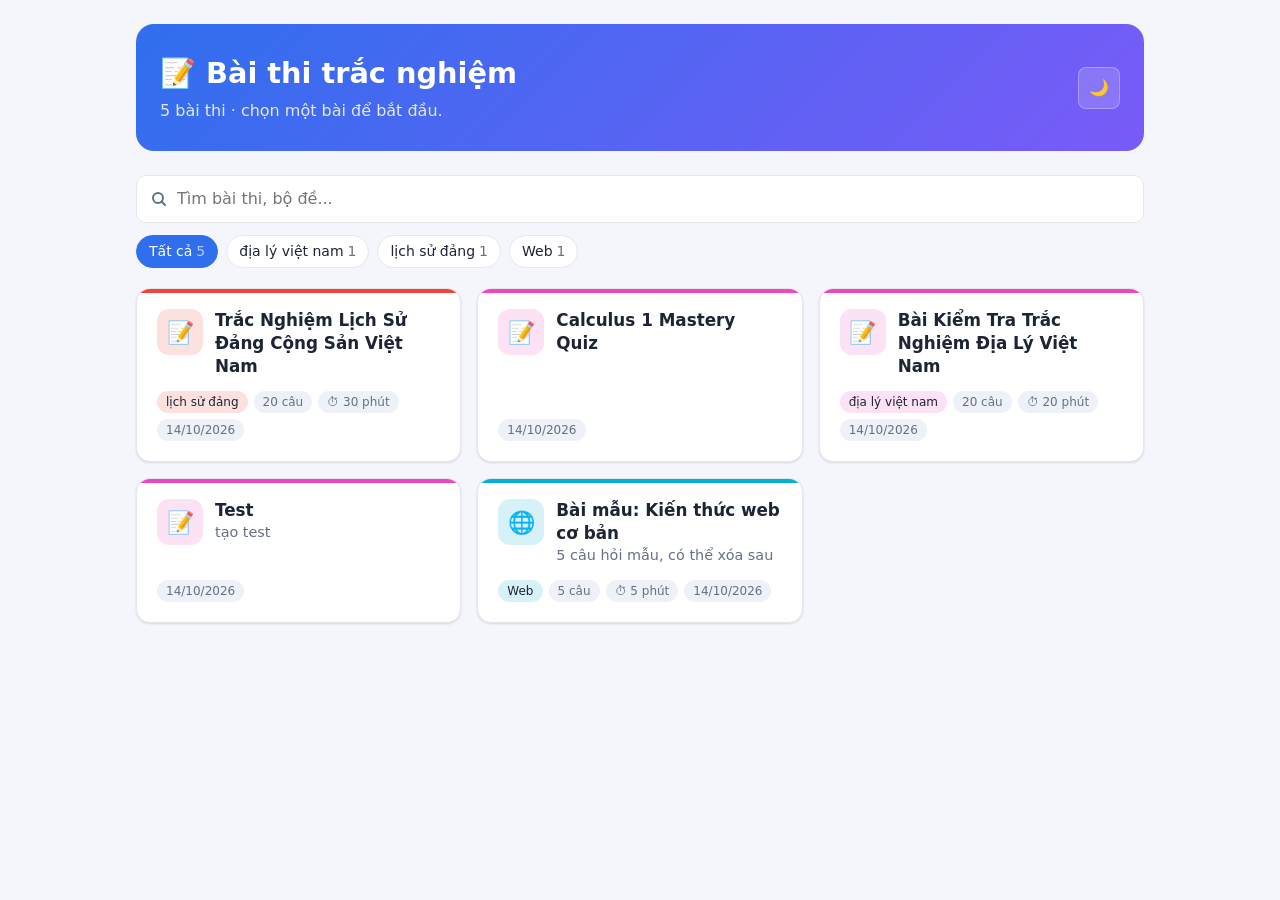
<file: index.html>
<!doctype html>
<html lang="vi">
<head>
  <meta charset="utf-8">
  <meta name="viewport" content="width=device-width, initial-scale=1">
  <title>Bài thi trắc nghiệm</title>
  <meta name="description" content="Kho bài thi trắc nghiệm trực tuyến — chọn bài và làm ngay, không cần đăng nhập.">
  <meta property="og:type" content="website">
  <meta property="og:title" content="📝 Bài thi trắc nghiệm">
  <meta property="og:description" content="Kho bài thi trắc nghiệm trực tuyến — chọn bài và làm ngay, không cần đăng nhập.">
  <meta property="og:image" content="https://vuong7720.github.io/quiz-site/og.png">
  <meta name="twitter:card" content="summary_large_image">
  <link rel="icon" href="favicon.svg" type="image/svg+xml">
  <link rel="manifest" href="manifest.webmanifest">
  <meta name="theme-color" content="#2f6fed">
  <link rel="apple-touch-icon" href="icons/apple-touch-icon.png">
  <link rel="stylesheet" href="style.css">
  <script src="theme.js"></script>
  <script src="common.js"></script>
  <script src="history.js"></script>
</head>
<body>
  <div class="container">
    <section class="hero">
      <div>
        <h1>📝 Bài thi trắc nghiệm</h1>
        <p id="summary">Chọn một bài thi để bắt đầu.</p>
      </div>
      <div class="actions">
        <button class="btn ghost icon" data-theme-toggle></button>
        <button class="btn ghost" id="installBtn" hidden>📲 Cài ứng dụng</button>
        <a class="btn ghost" id="resultsBtn" href="results.html" hidden>📈 Kết quả của tôi</a>
        <a class="btn white" id="createBtn" href="create.html" hidden>+ Tạo bài thi</a>
      </div>
    </section>

    <div class="toolbar">
      <input id="search" class="search" type="search" placeholder="Tìm bài thi, bộ đề...">
      <div id="chips" class="chips"></div>
    </div>

    <div id="list" class="grid"></div>
    <div id="empty" class="empty" hidden></div>
  </div>

  <script>
    const { escapeHtml, accent, slugify } = QuizUtil;
    const listEl = document.getElementById('list');
    const emptyEl = document.getElementById('empty');
    const searchEl = document.getElementById('search');
    const chipsEl = document.getElementById('chips');
    let exams = [];
    let activeTopic = '';

    // Nút "Tạo bài thi" chỉ hiện trên máy đã lưu token (máy của chủ trang)
    try {
      if (localStorage.getItem('quiz.owner') || localStorage.getItem('quiz.token') || sessionStorage.getItem('quiz.token')) {
        document.getElementById('createBtn').hidden = false;
      }
    } catch {}

    const dateOf = e => e.createdAt ? new Date(e.createdAt).toLocaleDateString('vi-VN') : '';
    const fmtScore = x => Number(x).toLocaleString('vi-VN', { maximumFractionDigits: 1 });

    // Điểm cao nhất của người xem (lưu trên máy họ)
    const history = Object.fromEntries(QuizHistory.all().map(h => [h.slug, h]));
    if (Object.keys(history).length) document.getElementById('resultsBtn').hidden = false;
    function scoreBadge(e) {
      const h = history[e.slug];
      if (!h || h.best === null) return '';
      return `<span class="badge ${h.best >= 5 ? 'score-ok' : 'score-bad'}" title="Điểm cao nhất của bạn · ${h.count} lượt">${h.best >= 5 ? '✅' : '📈'} ${fmtScore(h.best)}đ</span>`;
    }

    function renderChips() {
      const counts = {};
      exams.forEach(e => { if (e.topic) counts[e.topic] = (counts[e.topic] || 0) + 1; });
      const topics = Object.keys(counts).sort((a, b) => a.localeCompare(b, 'vi'));
      chipsEl.hidden = topics.length === 0;
      chipsEl.innerHTML = [['', 'Tất cả', exams.length], ...topics.map(t => [t, t, counts[t]])]
        .map(([value, label, n]) => `<button class="chip${value === activeTopic ? ' active' : ''}" data-topic="${escapeHtml(value)}">${escapeHtml(label)}<span class="count">${n}</span></button>`)
        .join('');
    }

    function examCard(e) {
      const badges = [
        scoreBadge(e),
        e.topic && `<span class="badge topic">${escapeHtml(e.topic)}</span>`,
        e.questions && `<span class="badge">${escapeHtml(e.questions)} câu</span>`,
        e.minutes && `<span class="badge">⏱ ${escapeHtml(e.minutes)} phút</span>`,
        e.locked && `<span class="badge">🔒 Có mật khẩu</span>`,
        e.createdAt && `<span class="badge">${dateOf(e)}</span>`,
      ].filter(Boolean).join('');
      return `
        <a class="card exam-card" style="--accent:${accent(e.slug)}" href="play.html?e=${encodeURIComponent(e.slug)}">
          <div class="exam-head">
            <div class="exam-icon">${escapeHtml(e.icon || '📝')}</div>
            <div>
              <h3>${escapeHtml(e.title)}</h3>
              ${e.description ? `<p>${escapeHtml(e.description)}</p>` : ''}
            </div>
          </div>
          <div class="badges">${badges}</div>
        </a>`;
    }

    function seriesCard(name, items) {
      const sorted = [...items].sort(QuizUtil.compareInSeries);
      const topics = [...new Set(items.map(e => e.topic).filter(Boolean))];
      const latest = items.reduce((a, b) => ((b.createdAt || '') > (a.createdAt || '') ? b : a));
      const preview = sorted.slice(0, 3).map(e => escapeHtml(e.title)).join(' · ') + (sorted.length > 3 ? ' …' : '');
      const doneCount = items.filter(e => history[e.slug]?.count).length;
      const badges = [
        doneCount && `<span class="badge score-ok">✅ Đã làm ${doneCount}/${items.length}</span>`,
        `<span class="badge topic">📚 ${items.length} đề</span>`,
        ...topics.slice(0, 2).map(t => `<span class="badge">${escapeHtml(t)}</span>`),
        items.some(e => e.locked) && `<span class="badge">🔒</span>`,
        latest.createdAt && `<span class="badge">Mới: ${dateOf(latest)}</span>`,
      ].filter(Boolean).join('');
      return `
        <a class="card exam-card series-card" style="--accent:${accent(name)}" href="series.html?s=${slugify(name)}">
          <div class="exam-head">
            <div class="exam-icon">📚</div>
            <div>
              <h3>${escapeHtml(name)}</h3>
              <p>${preview}</p>
            </div>
          </div>
          <div class="badges">${badges}</div>
        </a>`;
    }

    function render() {
      const q = searchEl.value.trim().toLowerCase();
      const matched = exams.filter(e =>
        (!activeTopic || e.topic === activeTopic) &&
        (!q || [e.title, e.description, e.topic, e.series].join(' ').toLowerCase().includes(q)));

      // Gom đề cùng bộ thành một thẻ, giữ thứ tự theo đề mới nhất
      const cards = [];
      const seen = new Set();
      matched.forEach(e => {
        if (!e.series) return cards.push(examCard(e));
        if (seen.has(e.series)) return;
        seen.add(e.series);
        cards.push(seriesCard(e.series, exams.filter(x => x.series === e.series)));
      });

      emptyEl.hidden = cards.length > 0;
      emptyEl.innerHTML = exams.length
        ? '<span class="big">🔍</span>Không tìm thấy bài thi phù hợp.'
        : '<span class="big">📭</span>Chưa có bài thi nào.';
      listEl.innerHTML = cards.join('');
    }

    // Cài như ứng dụng (Android/Chrome/Edge: hộp thoại cài; iPhone: hướng dẫn thêm vào màn hình chính)
    const installBtn = document.getElementById('installBtn');
    const standalone = matchMedia('(display-mode: standalone)').matches || navigator.standalone;
    const isIOS = /iphone|ipad|ipod/i.test(navigator.userAgent) || (navigator.platform === 'MacIntel' && navigator.maxTouchPoints > 1);
    let installPrompt = null;
    window.addEventListener('beforeinstallprompt', e => {
      e.preventDefault();
      installPrompt = e;
      if (!standalone) installBtn.hidden = false;
    });
    window.addEventListener('appinstalled', () => { installBtn.hidden = true; });
    if (isIOS && !standalone) installBtn.hidden = false;
    installBtn.onclick = async () => {
      if (installPrompt) {
        installPrompt.prompt();
        await installPrompt.userChoice;
        installPrompt = null;
        installBtn.hidden = true;
      } else {
        alert('Cài lên iPhone/iPad:\n\n1. Mở trang này bằng Safari\n2. Bấm nút Chia sẻ (ô vuông có mũi tên ⬆️)\n3. Chọn "Thêm vào MH chính"');
      }
    };

    chipsEl.addEventListener('click', ev => {
      const chip = ev.target.closest('.chip');
      if (!chip) return;
      activeTopic = chip.dataset.topic;
      renderChips();
      render();
    });
    searchEl.addEventListener('input', render);

    QuizUtil.loadExams().then(data => {
      exams = data.sort((a, b) => (b.createdAt || '').localeCompare(a.createdAt || ''));
      const nSeries = new Set(exams.map(e => e.series).filter(Boolean)).size;
      document.getElementById('summary').textContent = exams.length
        ? `${exams.length} bài thi${nSeries ? ` · ${nSeries} bộ đề` : ''} · chọn một bài để bắt đầu.`
        : 'Chưa có bài thi nào.';
      renderChips();
      render();
    });
  </script>
</body>
</html>
</file>
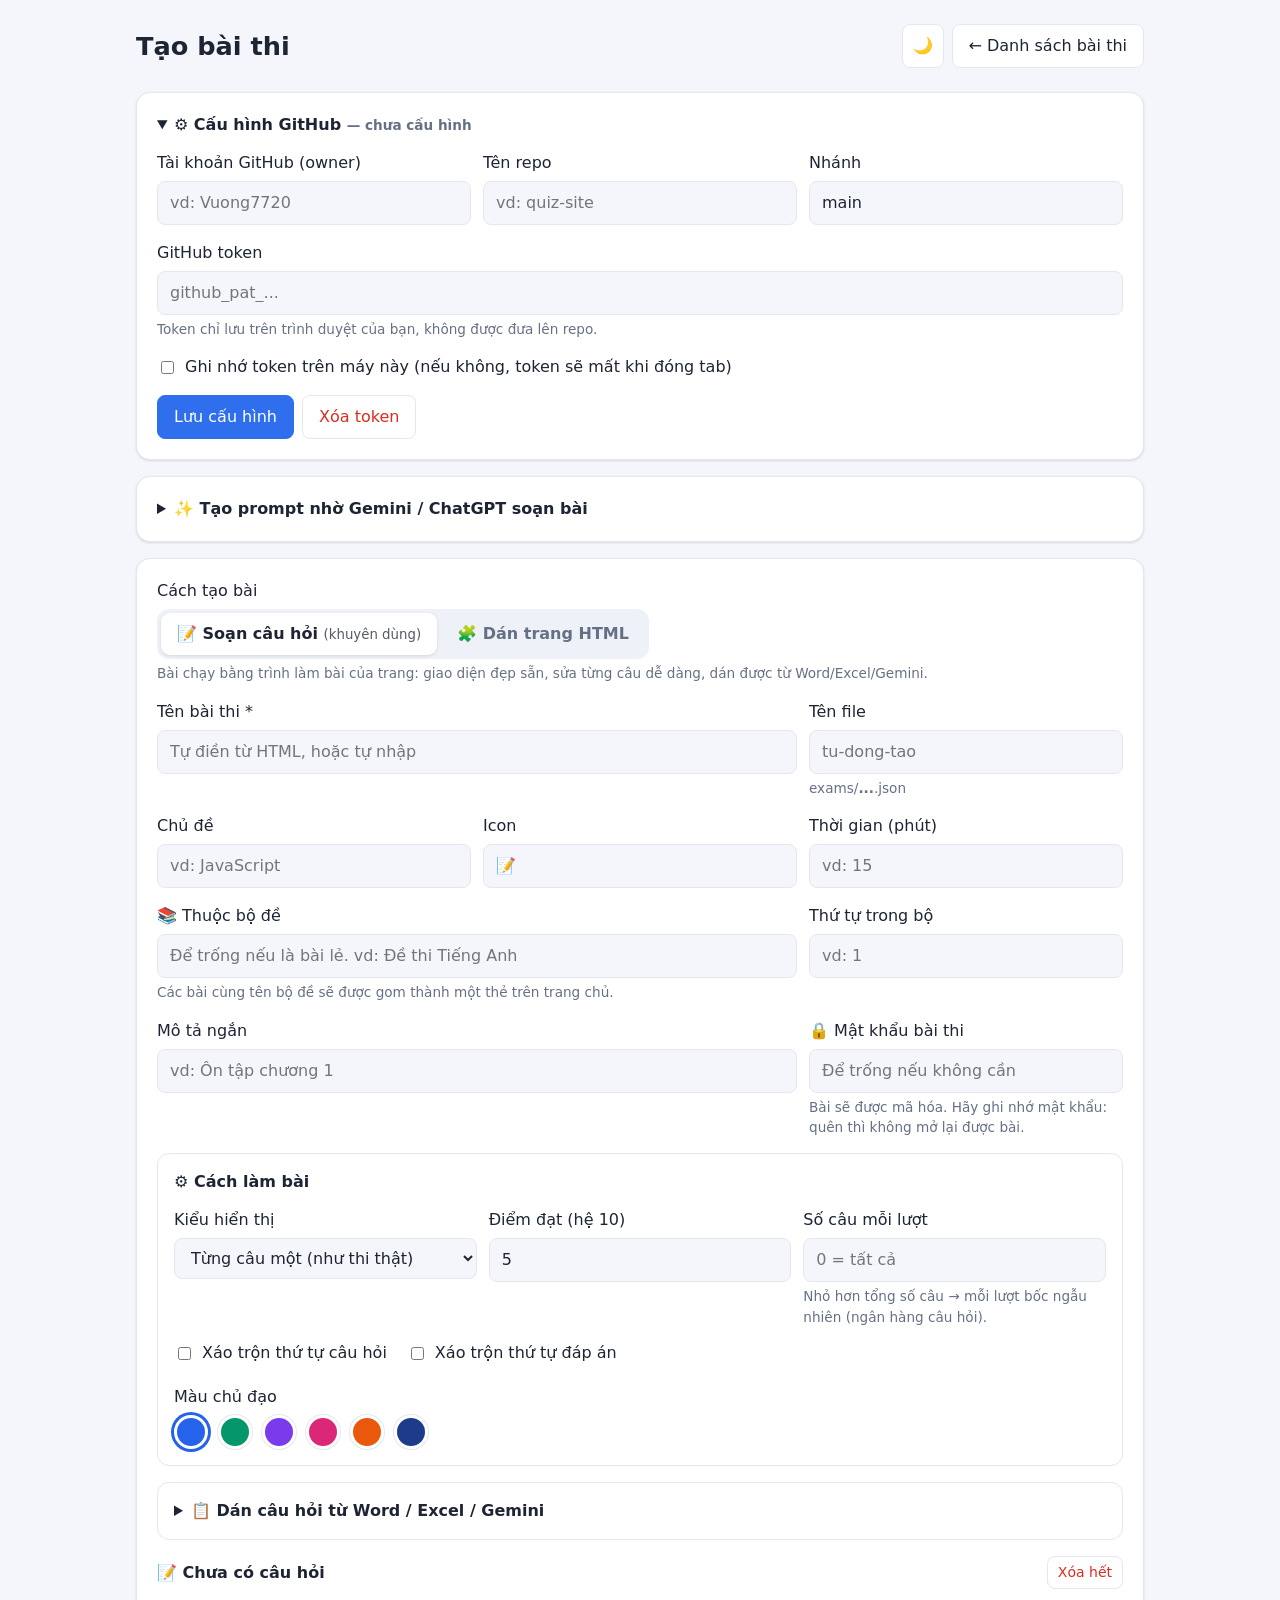
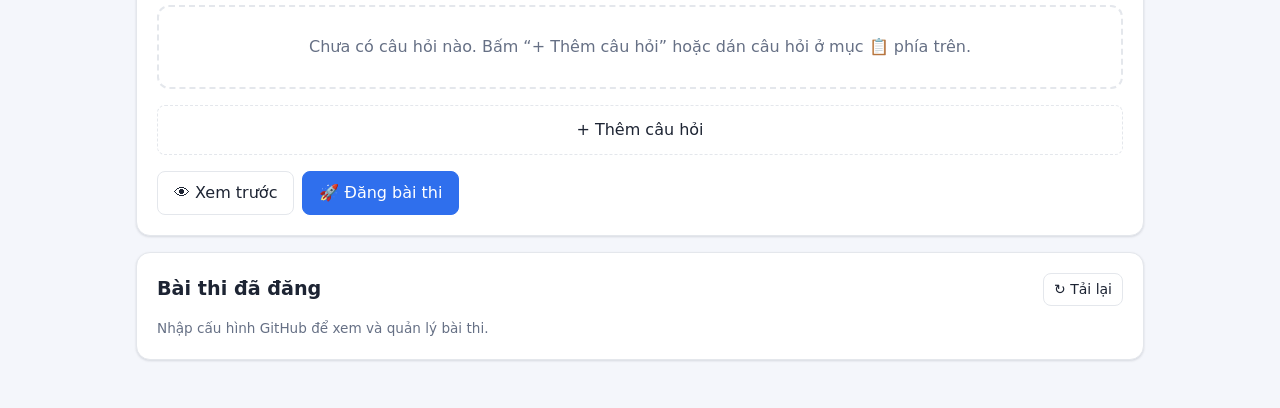
<file: create.html>
<!doctype html>
<html lang="vi">
<head>
  <meta charset="utf-8">
  <meta name="viewport" content="width=device-width, initial-scale=1">
  <title>Tạo bài thi</title>
  <meta name="robots" content="noindex">
  <link rel="icon" href="favicon.svg" type="image/svg+xml">
  <link rel="manifest" href="manifest.webmanifest">
  <meta name="theme-color" content="#2f6fed">
  <link rel="apple-touch-icon" href="icons/apple-touch-icon.png">
  <link rel="preconnect" href="https://fonts.googleapis.com">
  <link rel="preconnect" href="https://fonts.gstatic.com" crossorigin>
  <link rel="stylesheet" href="https://fonts.googleapis.com/css2?family=Be+Vietnam+Pro:wght@400;500;600;700;800&display=swap">
  <link rel="stylesheet" href="style.css">
  <link rel="stylesheet" href="quiz.css">
  <script src="theme.js"></script>
  <script src="common.js"></script>
  <script src="crypto.js"></script>
  <script src="quiz-engine.js"></script>
  <script src="quiz-editor.js"></script>
</head>
<body>
  <div class="container stack">
    <header class="top">
      <h1>Tạo bài thi</h1>
      <div class="actions">
        <button class="btn icon" data-theme-toggle></button>
        <a class="btn" href="index.html">← Danh sách bài thi</a>
      </div>
    </header>

    <!-- Cấu hình GitHub -->
    <details class="card" id="settingsBox">
      <summary>⚙️ Cấu hình GitHub <span id="settingsState" class="hint"></span></summary>
      <div class="stack">
        <div class="row">
          <div>
            <label for="owner">Tài khoản GitHub (owner)</label>
            <input id="owner" type="text" placeholder="vd: Vuong7720">
          </div>
          <div>
            <label for="repo">Tên repo</label>
            <input id="repo" type="text" placeholder="vd: quiz-site">
          </div>
          <div>
            <label for="branch">Nhánh</label>
            <input id="branch" type="text" value="main">
          </div>
        </div>
        <div>
          <label for="token">GitHub token</label>
          <input id="token" type="password" placeholder="github_pat_...">
          <div class="hint">Token chỉ lưu trên trình duyệt của bạn, không được đưa lên repo.</div>
        </div>
        <label class="inline"><input id="remember" type="checkbox"> Ghi nhớ token trên máy này (nếu không, token sẽ mất khi đóng tab)</label>
        <div class="actions">
          <button class="btn primary" id="saveSettings">Lưu cấu hình</button>
          <button class="btn danger" id="clearToken">Xóa token</button>
        </div>
      </div>
    </details>

    <!-- Tạo prompt cho Gemini -->
    <details class="card" id="promptBox">
      <summary>✨ Tạo prompt nhờ Gemini / ChatGPT soạn bài</summary>
      <div class="stack">
        <div class="row">
          <div>
            <label for="pOut">Gemini trả về</label>
            <select id="pOut">
              <option value="data">Dữ liệu câu hỏi (dùng trình làm bài của trang)</option>
              <option value="html">Trang HTML riêng</option>
            </select>
          </div>
          <div>
            <label for="pSource">Nguồn câu hỏi</label>
            <select id="pSource">
              <option value="ai">AI tự soạn câu hỏi</option>
              <option value="bank">Ngân hàng câu hỏi (mỗi lần làm ra đề khác)</option>
              <option value="own">Tôi có sẵn câu hỏi</option>
            </select>
          </div>
          <div>
            <label for="pTopic">Chủ đề</label>
            <input id="pTopic" type="text" placeholder="vd: JavaScript cơ bản">
          </div>
          <div class="bank-only">
            <label for="pBank">Số câu trong ngân hàng</label>
            <input id="pBank" type="number" min="10" max="150" value="60">
            <div class="hint">Nên ≤ 60 để Gemini không bị cắt giữa chừng.</div>
          </div>
          <div class="gen-only">
            <label for="pCount" id="pCountLabel">Số câu</label>
            <input id="pCount" type="number" min="1" max="100" value="20">
          </div>
          <div class="gen-only">
            <label for="pLevel">Độ khó</label>
            <select id="pLevel">
              <option>trộn lẫn dễ, trung bình và khó</option>
              <option>dễ</option>
              <option>trung bình</option>
              <option>khó</option>
            </select>
          </div>
          <div>
            <label for="pMinutes">Thời gian (phút)</label>
            <input id="pMinutes" type="number" min="0" placeholder="0 = không giới hạn">
          </div>
          <div>
            <label for="pMode">Kiểu làm bài</label>
            <select id="pMode">
              <option value="one">Từng câu một (như thi thật)</option>
              <option value="all">Tất cả câu trên một trang</option>
            </select>
          </div>
          <div>
            <label for="pColor">Màu chủ đạo</label>
            <select id="pColor">
              <option value="xanh dương chuyên nghiệp (#2563eb), nền xám rất nhạt">Xanh dương</option>
              <option value="xanh lục bảo (#059669), nền xám rất nhạt">Xanh lục</option>
              <option value="tím (#7c3aed), nền xám rất nhạt">Tím</option>
              <option value="cam đất (#ea580c), nền kem nhạt">Cam</option>
              <option value="xanh navy đậm (#1e3a8a) kết hợp vàng (#f59e0b) làm điểm nhấn, phong cách trang trọng như đề thi chính thức">Navy &amp; vàng (trang trọng)</option>
            </select>
          </div>
          <div>
            <label for="pPass">Điểm đạt (hệ 10)</label>
            <input id="pPass" type="number" min="0" max="10" step="0.5" value="5">
          </div>
        </div>
        <textarea id="pOutput" readonly style="min-height:200px"></textarea>
        <div class="actions">
          <button class="btn primary" id="copyPrompt">📋 Copy prompt</button>
          <a class="btn" href="https://gemini.google.com/app" target="_blank" rel="noopener">Mở Gemini ↗</a>
        </div>
        <div class="hint" id="copyPromptHint"></div>
      </div>
    </details>

    <!-- Form tạo bài -->
    <div class="card stack">
      <div>
        <label>Cách tạo bài</label>
        <div class="seg" id="kindSeg">
          <button type="button" data-kind="quiz" class="on">📝 Soạn câu hỏi <small>(khuyên dùng)</small></button>
          <button type="button" data-kind="html">🧩 Dán trang HTML</button>
        </div>
        <div class="hint" id="kindHint"></div>
      </div>
      <div id="draftBar" class="status info" hidden></div>
      <div class="row">
        <div class="span-2">
          <label for="title">Tên bài thi *</label>
          <input id="title" type="text" placeholder="Tự điền từ HTML, hoặc tự nhập">
        </div>
        <div>
          <label for="slug">Tên file</label>
          <input id="slug" type="text" placeholder="tu-dong-tao">
          <div class="hint">exams/<b id="slugPreview">...</b><span id="slugExt">.json</span></div>
        </div>
      </div>
      <div class="row">
        <div>
          <label for="topic">Chủ đề</label>
          <input id="topic" type="text" list="topicList" placeholder="vd: JavaScript">
          <datalist id="topicList"></datalist>
        </div>
        <div>
          <label for="icon">Icon</label>
          <input id="icon" type="text" maxlength="4" placeholder="📝">
        </div>
        <div class="html-only">
          <label for="questions">Số câu</label>
          <input id="questions" type="number" min="1" placeholder="vd: 20">
        </div>
        <div>
          <label for="minutes">Thời gian (phút)</label>
          <input id="minutes" type="number" min="1" placeholder="vd: 15">
        </div>
      </div>
      <div class="row">
        <div class="span-2">
          <label for="series">📚 Thuộc bộ đề</label>
          <input id="series" type="text" list="seriesList" placeholder="Để trống nếu là bài lẻ. vd: Đề thi Tiếng Anh">
          <datalist id="seriesList"></datalist>
          <div class="hint">Các bài cùng tên bộ đề sẽ được gom thành một thẻ trên trang chủ.</div>
        </div>
        <div>
          <label for="order">Thứ tự trong bộ</label>
          <input id="order" type="number" min="1" placeholder="vd: 1">
        </div>
      </div>
      <div class="row">
        <div class="span-2">
          <label for="description">Mô tả ngắn</label>
          <input id="description" type="text" placeholder="vd: Ôn tập chương 1">
        </div>
        <div>
          <label for="password">🔒 Mật khẩu bài thi</label>
          <input id="password" type="text" autocomplete="off" placeholder="Để trống nếu không cần">
          <div class="hint">Bài sẽ được mã hóa. Hãy ghi nhớ mật khẩu: quên thì không mở lại được bài.</div>
        </div>
      </div>
      <div class="quiz-only" id="editorRoot"></div>
      <div class="html-only">
        <div class="actions" style="justify-content:space-between;align-items:end;margin-bottom:6px">
          <label for="html" style="margin:0">Mã HTML bài thi *</label>
          <button class="btn small" id="pickFile">📂 Chọn file .html</button>
          <input id="fileInput" type="file" accept=".html,.htm,text/html" hidden>
        </div>
        <div class="dropzone" id="dropzone">
          <textarea id="html" placeholder="Dán mã HTML bài thi vào đây, hoặc kéo thả file .html vào ô này..."></textarea>
          <div class="drop-label">📥 Thả file vào đây</div>
        </div>
      </div>
      <div class="actions">
        <button class="btn" id="previewBtn">👁 Xem trước</button>
        <button class="btn primary" id="publishBtn">🚀 Đăng bài thi</button>
      </div>
      <div id="status" class="status"></div>
      <iframe id="preview" class="preview" hidden sandbox="allow-scripts allow-forms allow-modals"></iframe>
      <div id="quizPreview" class="quiz-preview" hidden></div>
    </div>

    <!-- Quản lý bài đã đăng -->
    <div class="card">
      <div class="actions" style="justify-content:space-between;align-items:center">
        <h2 style="margin:0;font-size:1.2rem">Bài thi đã đăng</h2>
        <button class="btn small" id="reloadBtn">↻ Tải lại</button>
      </div>
      <div id="manageList" class="hint" style="margin-top:12px">Nhập cấu hình GitHub để xem và quản lý bài thi.</div>
    </div>
  </div>

  <script>
    const $ = id => document.getElementById(id);
    const MANIFEST = 'exams.json';
    // Đoạn script chèn vào mỗi bài thi: nếu ai mở thẳng file bài thi thì chuyển sang play.html (khung cô lập)
    // (ghép chuỗi để trình duyệt không hiểu nhầm "<!--" / "<script" bên trong thẻ script này)
    const LT = '<';
    const GUARD_START = LT + '!--quiz-guard-->';
    const GUARD_END = LT + '!--/quiz-guard-->';
    const GUARD = GUARD_START + LT + 'script>if(window.top===window.self)location.replace(\'../play.html?e=\'+encodeURIComponent(location.pathname.split(\'/\').pop().replace(/\\.html$/,\'\')))' + LT + '/script>' + GUARD_END;
    const GUARD_RE = new RegExp(GUARD_START + '[\\s\\S]*?' + GUARD_END + '\\n?', 'g');

    // ---------- Cấu hình ----------
    function loadSettings() {
      const s = JSON.parse(localStorage.getItem('quiz.settings') || '{}');
      // Tự đoán owner/repo khi chạy trên <owner>.github.io/<repo>/
      const m = location.hostname.match(/^([^.]+)\.github\.io$/i);
      if (m) {
        s.owner ||= m[1];
        s.repo ||= location.pathname.split('/').filter(Boolean)[0] || `${m[1]}.github.io`;
      }
      $('owner').value = s.owner || '';
      $('repo').value = s.repo || '';
      $('branch').value = s.branch || 'main';
      const saved = localStorage.getItem('quiz.token');
      $('token').value = saved || sessionStorage.getItem('quiz.token') || '';
      $('remember').checked = !!saved;
      if ($('token').value) localStorage.setItem('quiz.owner', '1');
      updateSettingsState();
    }

    function cfg() {
      return {
        owner: $('owner').value.trim(),
        repo: $('repo').value.trim(),
        branch: $('branch').value.trim() || 'main',
        token: $('token').value.trim(),
      };
    }

    function updateSettingsState() {
      const c = cfg();
      const ok = c.owner && c.repo && c.token;
      $('settingsState').textContent = ok ? `— ${c.owner}/${c.repo} (${c.branch}) ✓` : '— chưa cấu hình';
      if (!ok) $('settingsBox').open = true;
      return ok;
    }

    $('saveSettings').onclick = () => {
      const c = cfg();
      localStorage.setItem('quiz.settings', JSON.stringify({ owner: c.owner, repo: c.repo, branch: c.branch }));
      localStorage.removeItem('quiz.token');
      sessionStorage.removeItem('quiz.token');
      if (c.token) ($('remember').checked ? localStorage : sessionStorage).setItem('quiz.token', c.token);
      // Đánh dấu máy này là của chủ trang → trang chủ hiện nút "Tạo bài thi"
      if (c.token) localStorage.setItem('quiz.owner', '1');
      if (updateSettingsState()) {
        $('settingsBox').open = false;
        loadManageList();
      }
      showStatus('Đã lưu cấu hình.', 'ok');
    };

    $('clearToken').onclick = () => {
      localStorage.removeItem('quiz.token');
      sessionStorage.removeItem('quiz.token');
      localStorage.removeItem('quiz.owner');
      $('token').value = '';
      updateSettingsState();
      showStatus('Đã xóa token khỏi trình duyệt.', 'info');
    };

    // ---------- GitHub API ----------
    function toBase64(text) {
      const bytes = new TextEncoder().encode(text);
      let bin = '';
      for (let i = 0; i < bytes.length; i += 0x8000) bin += String.fromCharCode(...bytes.subarray(i, i + 0x8000));
      return btoa(bin);
    }
    function fromBase64(b64) {
      const bin = atob(b64.replace(/\n/g, ''));
      return new TextDecoder().decode(Uint8Array.from(bin, c => c.charCodeAt(0)));
    }

    async function gh(path, options = {}) {
      const c = cfg();
      const url = `https://api.github.com/repos/${c.owner}/${c.repo}/contents/${path.split('/').map(encodeURIComponent).join('/')}`;
      const res = await fetch(options.method ? url : `${url}?ref=${encodeURIComponent(c.branch)}`, {
        ...options,
        cache: 'no-store',
        headers: {
          Authorization: `Bearer ${c.token}`,
          Accept: 'application/vnd.github+json',
          'X-GitHub-Api-Version': '2022-11-28',
          ...(options.body ? { 'Content-Type': 'application/json' } : {}),
        },
      });
      if (res.status === 404 && !options.method) return null;
      if (!res.ok) {
        const err = await res.json().catch(() => ({}));
        const hints = { 401: 'Token sai hoặc đã hết hạn.', 403: 'Token không có quyền ghi (Contents: Read and write).', 404: 'Không tìm thấy repo/nhánh.', 409: 'Xung đột dữ liệu, hãy thử lại.', 422: 'Dữ liệu không hợp lệ.' };
        throw new Error(`${hints[res.status] || 'Lỗi GitHub'} (${res.status}${err.message ? ': ' + err.message : ''})`);
      }
      return res.json();
    }

    async function getFile(path) {
      const f = await gh(path);
      return f ? { sha: f.sha, text: fromBase64(f.content || '') } : null;
    }

    function putFile(path, text, message, sha) {
      return gh(path, { method: 'PUT', body: JSON.stringify({ message, content: toBase64(text), branch: cfg().branch, ...(sha ? { sha } : {}) }) });
    }

    function deleteFile(path, sha, message) {
      return gh(path, { method: 'DELETE', body: JSON.stringify({ message, sha, branch: cfg().branch }) });
    }

    async function getManifest() {
      const f = await getFile(MANIFEST);
      let list = [];
      try { list = f ? JSON.parse(f.text) : []; } catch { list = []; }
      return { sha: f?.sha, list: Array.isArray(list) ? list : [] };
    }

    // ---------- Tiện ích ----------
    function slugify(s) {
      return QuizUtil.slugify(s);
    }

    function wrapHtml(html, title) {
      // Nếu chỉ dán một đoạn HTML (không có <html>), bọc lại thành trang hoàn chỉnh
      if (/<html[\s>]/i.test(html)) return html;
      return `<!doctype html>\n<html lang="vi">\n<head>\n<meta charset="utf-8">\n<meta name="viewport" content="width=device-width, initial-scale=1">\n<title>${title.replace(/</g, '&lt;')}</title>\n</head>\n<body>\n${html}\n</body>\n</html>\n`;
    }

    function stripGuard(html) {
      return html.replace(GUARD_RE, '');
    }

    function addGuard(html) {
      html = stripGuard(html);
      if (/<head[^>]*>/i.test(html)) return html.replace(/<head[^>]*>/i, m => `${m}${GUARD}\n`);
      if (/<html[^>]*>/i.test(html)) return html.replace(/<html[^>]*>/i, m => `${m}${GUARD}\n`);
      return `${GUARD}\n${html}`;
    }

    // File bài thi có mật khẩu: trang vỏ chứa dữ liệu đã mã hóa, play.html sẽ giải mã khi nhập đúng mật khẩu
    function lockedStub(title, payload) {
      const json = JSON.stringify(payload).replace(/</g, '\\u003c');
      return `${LT}!doctype html>
${LT}html lang="vi">
${LT}head>
${LT}meta charset="utf-8">
${LT}meta name="viewport" content="width=device-width, initial-scale=1">
${LT}title>🔒 ${title.replace(/</g, '&lt;')}${LT}/title>
${LT}/head>
${LT}body style="font-family:system-ui,sans-serif;text-align:center;padding:48px 16px">
${LT}p>🔒 Bài thi này được bảo vệ bằng mật khẩu.${LT}/p>
${LT}script type="application/json" id="quiz-locked">${json}${LT}/script>
${LT}/body>
${LT}/html>
`;
    }

    function showStatus(msg, type = 'info') {
      const el = $('status');
      el.innerHTML = msg;
      el.className = `status show ${type}`;
    }

    function escapeHtml(s) {
      return String(s ?? '').replace(/[&<>"']/g, c => ({ '&': '&amp;', '<': '&lt;', '>': '&gt;', '"': '&quot;', "'": '&#39;' }[c]));
    }

    function posInt(v) {
      const n = parseInt(v, 10);
      return n > 0 ? n : undefined;
    }

    // ---------- Tên bài & tên file ----------
    let slugTouched = false;
    let titleTouched = false;

    function setTitle(t) {
      $('title').value = t;
      if (!slugTouched) $('slug').value = slugify(t);
      $('slugPreview').textContent = slugify($('slug').value) || '...';
    }
    $('title').addEventListener('input', () => {
      titleTouched = $('title').value !== '';
      setTitle($('title').value);
    });
    $('slug').addEventListener('input', () => {
      slugTouched = $('slug').value !== '';
      $('slugPreview').textContent = slugify($('slug').value) || '...';
    });

    // Tự lấy tên bài từ <title> hoặc <h1> của HTML vừa dán (DOMParser không chạy script)
    function autoTitle() {
      if (titleTouched) return;
      const doc = new DOMParser().parseFromString($('html').value, 'text/html');
      const t = (doc.querySelector('title')?.textContent || doc.querySelector('h1')?.textContent || '').replace(/\s+/g, ' ').trim();
      if (t) setTitle(t);
    }
    $('html').addEventListener('input', autoTitle);

    // ---------- Chọn file / kéo thả ----------
    async function loadFile(file) {
      if (!file) return;
      if (!/\.html?$/i.test(file.name) && file.type !== 'text/html') return showStatus('Chỉ nhận file .html', 'err');
      $('html').value = await file.text();
      autoTitle();
      if (!$('title').value) setTitle(file.name.replace(/\.html?$/i, ''));
      showStatus(`Đã nạp file <b>${escapeHtml(file.name)}</b>.`, 'ok');
    }
    $('pickFile').onclick = () => $('fileInput').click();
    $('fileInput').onchange = e => { loadFile(e.target.files[0]); e.target.value = ''; };

    const dz = $('dropzone');
    ['dragenter', 'dragover'].forEach(t => dz.addEventListener(t, e => { e.preventDefault(); dz.classList.add('drag'); }));
    ['dragleave', 'drop'].forEach(t => dz.addEventListener(t, e => { e.preventDefault(); dz.classList.remove('drag'); }));
    dz.addEventListener('drop', e => loadFile(e.dataTransfer.files[0]));

    // ---------- Cách tạo bài: soạn câu hỏi (quiz) / dán HTML ----------
    let kind = 'quiz';
    const KIND_HINT = {
      quiz: 'Bài chạy bằng trình làm bài của trang: giao diện đẹp sẵn, sửa từng câu dễ dàng, dán được từ Word/Excel/Gemini.',
      html: 'Dán nguyên một trang HTML (vd: do Gemini viết). Giao diện tùy theo trang đó.',
    };
    function setKind(k) {
      kind = k;
      document.querySelectorAll('#kindSeg button').forEach(b => b.classList.toggle('on', b.dataset.kind === k));
      document.querySelectorAll('.quiz-only').forEach(el => el.hidden = k !== 'quiz');
      document.querySelectorAll('.html-only').forEach(el => el.hidden = k !== 'html');
      $('kindHint').textContent = KIND_HINT[k];
      $('slugExt').textContent = k === 'quiz' ? '.json' : '.html';
      $('preview').hidden = true;
      $('quizPreview').hidden = true;
    }
    $('kindSeg').addEventListener('click', e => {
      const b = e.target.closest('[data-kind]');
      if (b && b.dataset.kind !== kind) setKind(b.dataset.kind);
    });

    const editor = QuizEditor.create($('editorRoot'), {
      onChange: saveDraftSoon,
      // JSON từ Gemini có kèm tên/mô tả → tự điền nếu ô còn trống
      onImportMeta: meta => {
        if (meta.title && !titleTouched && !$('title').value) setTitle(String(meta.title));
        if (meta.description && !$('description').value) $('description').value = String(meta.description);
      },
    });

    // Bản nháp: tự lưu trên máy để không mất công soạn khi lỡ đóng tab
    const DRAFT_KEY = 'quiz.draft';
    let draftTimer = 0;
    function saveDraftSoon() {
      clearTimeout(draftTimer);
      draftTimer = setTimeout(() => {
        if (kind !== 'quiz' || !editor.count()) return;
        try {
          localStorage.setItem(DRAFT_KEY, JSON.stringify({
            at: Date.now(), title: $('title').value, slug: $('slug').value, minutes: $('minutes').value,
            questions: editor.getQuestions(), settings: editor.getSettings(),
          }));
        } catch {}
      }, 600);
    }
    function clearDraft() { try { localStorage.removeItem(DRAFT_KEY); } catch {} $('draftBar').hidden = true; }
    function offerDraft() {
      let d = null;
      try { d = JSON.parse(localStorage.getItem(DRAFT_KEY) || 'null'); } catch {}
      if (!d || !d.questions?.length) return;
      const when = new Date(d.at).toLocaleString('vi-VN', { hour: '2-digit', minute: '2-digit', day: '2-digit', month: '2-digit' });
      $('draftBar').innerHTML = `📝 Có bản nháp chưa đăng: <b>${escapeHtml(d.title || 'Chưa đặt tên')}</b> · ${d.questions.length} câu · lưu lúc ${when}. ` +
        `<button class="btn small primary" id="draftRestore">Khôi phục</button> <button class="btn small" id="draftDiscard">Bỏ nháp</button>`;
      $('draftBar').className = 'status show info';
      $('draftBar').hidden = false;
      $('draftRestore').onclick = () => {
        setKind('quiz');
        if (d.title) { setTitle(d.title); titleTouched = true; }
        if (d.slug) { $('slug').value = d.slug; slugTouched = true; $('slugPreview').textContent = slugify(d.slug); }
        if (d.minutes) $('minutes').value = d.minutes;
        editor.setData({ questions: d.questions, settings: d.settings });
        $('draftBar').hidden = true;
      };
      $('draftDiscard').onclick = clearDraft;
    }
    ['title', 'minutes'].forEach(id => $(id).addEventListener('input', saveDraftSoon));

    // Dữ liệu bài thi dạng quiz để lưu lên GitHub
    function buildQuizData(title) {
      return {
        v: 1,
        title,
        description: $('description').value.trim(),
        settings: { ...editor.getSettings(), minutes: posInt($('minutes').value) || 0 },
        questions: editor.getQuestions(),
      };
    }

    // ---------- Prompt cho Gemini ----------
    function buildPrompt() {
      const source = $('pSource').value;
      const topic = $('pTopic').value.trim() || '[chủ đề]';
      const minutes = posInt($('pMinutes').value);
      const time = minutes ? `${minutes} phút` : 'không giới hạn';
      const count = posInt($('pCount').value) || 20;
      const bank = Math.max(posInt($('pBank').value) || 60, count);
      const contents = {
        own: `NỘI DUNG:
- Chủ đề: ${topic}
- Thời gian làm bài: ${time}
- Dưới đây là danh sách câu hỏi của tôi. Giữ nguyên nội dung câu hỏi và đáp án, không tự thêm hay bớt câu nào. Đáp án đúng được đánh dấu [*]. Nếu câu nào không có giải thích thì tự viết giải thích ngắn.

[DÁN CÂU HỎI VÀO ĐÂY]`,
        ai: `NỘI DUNG:
- Chủ đề: ${topic}
- Số câu: ${count}
- Độ khó: ${$('pLevel').value}
- Mỗi câu có 4 đáp án, chỉ 1 đáp án đúng, kèm 1 câu giải thích ngắn.
- Thời gian làm bài: ${time}`,
        bank: `NỘI DUNG — NGÂN HÀNG CÂU HỎI:
- Chủ đề: ${topic}
- Soạn một NGÂN HÀNG gồm đúng ${bank} câu hỏi khác nhau, không trùng ý, bao quát nhiều mảng kiến thức của chủ đề. Độ khó: ${$('pLevel').value}.
- Mỗi câu có 4 đáp án, chỉ 1 đáp án đúng, kèm 1 câu giải thích ngắn. Mỗi câu có thêm trường "level" (de / trungbinh / kho).
- MỖI LƯỢT LÀM BÀI: chọn ngẫu nhiên ${count} câu từ ngân hàng (cố gắng cân đối độ khó), xáo trộn thứ tự câu và thứ tự đáp án. Nút "Làm lại" bốc một đề mới.
- Màn hình bắt đầu ghi rõ: "Mỗi lượt ${count} câu ngẫu nhiên từ ngân hàng ${bank} câu".
- Thời gian làm bài: ${time} cho mỗi lượt.
- Viết đủ cả ${bank} câu trong mảng dữ liệu, không được viết tắt kiểu "// ... thêm câu tương tự".`,
      };
      const content = contents[source];

      if ($('pOut').value === 'data') return buildDataPrompt(source, topic, count, bank);

      const oneByOne = $('pMode').value === 'one';
      const pass = $('pPass').value || '5';
      const layout = oneByOne
        ? `- Hiển thị TỪNG CÂU MỘT trong một thẻ lớn ở giữa, có nút "← Câu trước" / "Câu tiếp →" và hiệu ứng chuyển câu mượt (fade/slide nhẹ).
- Có BẢNG CÂU HỎI (lưới các ô số 1, 2, 3...) để nhảy nhanh tới câu bất kỳ: ô câu đang làm có viền màu chủ đạo, ô đã trả lời tô màu chủ đạo, ô được đánh dấu có biểu tượng cờ, ô chưa làm màu xám. Trên máy tính bảng này nằm ở cột bên phải (sticky); trên điện thoại thu gọn thành nút "Danh sách câu" mở ra dạng bảng trượt từ dưới lên.
- Mỗi câu có nút "🚩 Đánh dấu xem lại".
- Phím tắt: 1–4 hoặc A–D để chọn đáp án, ← → để chuyển câu.`
        : `- Hiển thị tất cả câu hỏi trên một trang, mỗi câu là một thẻ riêng có số thứ tự nổi bật.
- Có BẢNG CÂU HỎI (lưới ô số) cố định bên phải trên máy tính để cuộn nhanh tới từng câu; ô đã trả lời tô màu chủ đạo, ô chưa làm màu xám. Trên điện thoại thu gọn thành nút nổi "Danh sách câu".
- Mỗi câu có nút "🚩 Đánh dấu xem lại".`;

      return `Hãy tạo cho tôi một bài thi trắc nghiệm dưới dạng MỘT file HTML duy nhất, giao diện đẹp và chuyên nghiệp như các nền tảng thi trực tuyến hiện đại (ví dụ: Google Forms Quiz, Coursera, Duolingo). Không làm giao diện đơn điệu kiểu danh sách câu hỏi trơn.

YÊU CẦU KỸ THUẬT:
- Chỉ dùng HTML, CSS, JavaScript thuần, viết hết trong 1 file (CSS trong <style>, JS trong <script>).
- Được phép dùng DUY NHẤT font "Be Vietnam Pro" từ Google Fonts (thẻ <link>). Ngoài ra không dùng thư viện, framework, icon font hay ảnh bên ngoài; icon dùng emoji hoặc SVG viết trực tiếp.
- Không gọi API, không fetch dữ liệu từ bên ngoài.
- TUYỆT ĐỐI không đọc/ghi localStorage, sessionStorage hay cookie (trang sẽ bị lỗi nếu dùng).
- Không dùng alert/confirm của trình duyệt; mọi hộp thoại phải là modal tự thiết kế.
- Không dùng location.reload() hay chuyển trang; "Làm lại" phải reset bằng JavaScript.
- Không cần thêm link quay lại hay header website (trang của tôi đã có sẵn).
- Đặt tên bài thi trong thẻ <title> và một thẻ <h1>.
- Toàn bộ câu hỏi để trong một mảng JavaScript ở đầu thẻ <script> để tôi dễ sửa.
- Chỉ trả về mã HTML hoàn chỉnh trong một khối code, không giải thích thêm. Trả về đầy đủ, không viết tắt hay bỏ bớt câu nào.

THIẾT KẾ GIAO DIỆN:
- Màu chủ đạo: ${$('pColor').value}. Định nghĩa toàn bộ màu bằng biến CSS (:root) và có chế độ tối tự động theo @media (prefers-color-scheme: dark).
- Phong cách: thẻ (card) bo góc 16px, đổ bóng mềm, khoảng trắng rộng rãi, chữ dễ đọc (cỡ chữ câu hỏi ~18px, đáp án ~16px), phân cấp chữ rõ ràng.
- Đáp án là các ô lớn bấm được cả ô, có nhãn tròn A/B/C/D bên trái; hover đổi nền nhẹ; đáp án đang chọn có viền và nền màu chủ đạo nhạt, nhãn tròn tô đậm.
- Hiệu ứng chuyển động nhẹ nhàng (transition 150–250ms), không lòe loẹt.
- Hiển thị đẹp trên điện thoại (từ 360px), máy tính bảng và máy tính; nút bấm đủ lớn để chạm.

BỐ CỤC & CHỨC NĂNG:
1. MÀN HÌNH BẮT ĐẦU: thẻ lớn ở giữa gồm icon chủ đề, tên bài thi, mô tả ngắn, 3 ô thông tin (📝 số câu · ⏱ thời gian · 🎯 điểm đạt ${pass}/10), vài dòng hướng dẫn, và nút "Bắt đầu làm bài" nổi bật.
2. MÀN HÌNH LÀM BÀI:
- Thanh trên cùng cố định (sticky) gồm: tên bài thi rút gọn, thanh tiến độ "Đã làm X/Y câu", và đồng hồ đếm ngược dạng viên thuốc (pill) — chuyển màu cam khi còn dưới 5 phút, màu đỏ và nhấp nháy nhẹ khi còn dưới 1 phút. Hết giờ thì tự nộp bài.
${layout}
- Nút "Nộp bài" luôn dễ thấy; khi bấm thì mở modal xác nhận cho biết số câu chưa làm và số câu đã đánh dấu.
3. MÀN HÌNH KẾT QUẢ:
- Vòng tròn điểm lớn (vẽ bằng SVG, có hiệu ứng chạy số) hiển thị điểm hệ 10, kèm nhãn "ĐẠT" (xanh) hoặc "CHƯA ĐẠT" (đỏ) theo điểm đạt ${pass}/10 và một câu nhận xét động viên theo mức điểm.
- 4 ô thống kê: ✅ số câu đúng · ❌ số câu sai · ⏭ bỏ trống · ⏱ thời gian đã làm.
- Phần xem lại đáp án có bộ lọc dạng tab: Tất cả / Sai / Bỏ trống. Mỗi câu hiện đáp án đã chọn, đáp án đúng (tô xanh), đáp án sai đã chọn (tô đỏ) và ô giải thích có nền nhạt.
- Nút "Làm lại" (xáo trộn thứ tự câu hỏi và đáp án) và nút "Xem lại từ đầu".

${content}`;
    }

    // Prompt ngắn: Gemini chỉ trả dữ liệu JSON, trang tự lo giao diện
    function buildDataPrompt(source, topic, count, bank) {
      const level = $('pLevel').value;
      const n = source === 'bank' ? bank : count;
      const content = {
        ai: `- Chủ đề: ${topic}\n- Số câu: đúng ${n} câu\n- Độ khó: ${level}\n- Mỗi câu có 4 đáp án, chỉ 1 đáp án đúng, kèm 1 câu giải thích ngắn.`,
        bank: `- Chủ đề: ${topic}\n- Đây là NGÂN HÀNG câu hỏi: soạn đúng ${n} câu khác nhau, không trùng ý, bao quát nhiều mảng kiến thức của chủ đề.\n- Độ khó: ${level}\n- Mỗi câu có 4 đáp án, chỉ 1 đáp án đúng, kèm 1 câu giải thích ngắn.`,
        own: `- Chủ đề: ${topic}\n- Chuyển danh sách câu hỏi bên dưới sang JSON. Giữ nguyên nội dung câu hỏi và đáp án, không thêm bớt câu nào. Đáp án đúng được đánh dấu [*]. Câu nào chưa có giải thích thì tự viết giải thích ngắn.\n\n[DÁN CÂU HỎI VÀO ĐÂY]`,
      }[source];
      return `Hãy soạn một bài thi trắc nghiệm và trả về DUY NHẤT một khối code JSON (không giải thích gì thêm), đúng cấu trúc sau:

{
  "title": "Tên bài thi",
  "description": "Mô tả ngắn về bài thi",
  "questions": [
    {
      "q": "Nội dung câu hỏi",
      "options": ["Đáp án thứ nhất", "Đáp án thứ hai", "Đáp án thứ ba", "Đáp án thứ tư"],
      "answer": 0,
      "explain": "Giải thích ngắn vì sao đáp án đúng"
    }
  ]
}

QUY TẮC:
- "answer" là vị trí của đáp án đúng trong mảng "options", tính từ 0 (0 = đáp án thứ nhất, 1 = thứ hai, 2 = thứ ba, 3 = thứ tư).
- Phân bố đáp án đúng đều giữa các vị trí, không dồn vào một vị trí.
- Không ghi "A.", "B.", "C.", "D." ở đầu đáp án.
- Các đáp án sai phải hợp lý, cùng kiểu với đáp án đúng, tránh đáp án hiển nhiên sai.
- JSON phải hợp lệ: dùng dấu nháy kép, không có dấu phẩy thừa, không có chú thích.
- Viết đủ tất cả các câu, không viết tắt kiểu "..." hay "tương tự".
- Nội dung bằng tiếng Việt (trừ khi chủ đề yêu cầu ngôn ngữ khác).

NỘI DUNG:
${content}`;
    }

    function updatePrompt() {
      const source = $('pSource').value;
      const data = $('pOut').value === 'data';
      // Kiểu làm bài / màu / điểm đạt: với dạng dữ liệu sẽ được điền sẵn vào phần cài đặt bài
      $('copyPromptHint').textContent = data
        ? 'Copy prompt → dán vào Gemini → copy khối JSON Gemini trả về → dán vào mục “📋 Dán câu hỏi” bên dưới.'
        : 'Copy prompt → dán vào Gemini → copy mã HTML Gemini trả về → chọn “🧩 Dán trang HTML” và dán vào ô bên dưới.';
      document.querySelectorAll('.gen-only').forEach(el => el.hidden = source === 'own');
      document.querySelectorAll('.bank-only').forEach(el => el.hidden = source !== 'bank');
      $('pCountLabel').textContent = source === 'bank' ? 'Số câu mỗi lượt làm' : 'Số câu';
      $('pOutput').value = buildPrompt();
    }
    ['pOut', 'pSource', 'pTopic', 'pCount', 'pBank', 'pLevel', 'pMinutes', 'pMode', 'pColor', 'pPass'].forEach(id => {
      $(id).addEventListener('input', updatePrompt);
      $(id).addEventListener('change', updatePrompt);
    });

    $('copyPrompt').onclick = async () => {
      try {
        await navigator.clipboard.writeText($('pOutput').value);
      } catch {
        $('pOutput').select();
        document.execCommand('copy');
      }
      // Điền sẵn thông tin vào form tạo bài
      if (!$('topic').value && $('pTopic').value.trim()) $('topic').value = $('pTopic').value.trim();
      if (!$('minutes').value && posInt($('pMinutes').value)) $('minutes').value = posInt($('pMinutes').value);
      if (!$('questions').value && $('pSource').value !== 'own') $('questions').value = posInt($('pCount').value) || '';
      if ($('pOut').value === 'data') {
        // Chuyển sang soạn câu hỏi và áp dụng sẵn cài đặt
        setKind('quiz');
        editor.setSetting('mode', $('pMode').value);
        editor.setSetting('pass', parseFloat($('pPass').value) || 5);
        const hex = ($('pColor').value.match(/#[0-9a-f]{6}/i) || [])[0];
        if (hex) editor.setSetting('color', hex);
        if ($('pSource').value === 'bank') {
          editor.setSetting('pick', posInt($('pCount').value) || 20);
          editor.setSetting('shuffleOptions', true);
        }
        const box = $('editorRoot').querySelector('[data-ref="importBox"]');
        if (box) box.open = true;
      }
      $('copyPrompt').textContent = '✅ Đã copy';
      setTimeout(() => $('copyPrompt').textContent = '📋 Copy prompt', 1500);
    };

    // ---------- Xem trước ----------
    $('previewBtn').onclick = () => {
      if (kind === 'quiz') {
        if (!editor.count()) return showStatus('Bạn chưa có câu hỏi nào.', 'err');
        $('quizPreview').hidden = false;
        QuizEngine.mount($('quizPreview'), buildQuizData($('title').value.trim() || 'Xem trước'), { icon: $('icon').value.trim(), preview: true });
        $('quizPreview').scrollIntoView({ behavior: 'smooth', block: 'start' });
        return;
      }
      const html = $('html').value.trim();
      if (!html) return showStatus('Bạn chưa dán mã HTML.', 'err');
      $('preview').hidden = false;
      $('preview').srcdoc = wrapHtml(stripGuard(html), $('title').value || 'Xem trước');
      $('preview').scrollIntoView({ behavior: 'smooth', block: 'start' });
    };

    // ---------- Đăng bài ----------
    function resetForm() {
      ['title', 'slug', 'description', 'topic', 'icon', 'questions', 'minutes', 'password', 'series', 'order', 'html'].forEach(id => $(id).value = '');
      $('slugPreview').textContent = '...';
      slugTouched = titleTouched = false;
      $('preview').hidden = true;
      $('quizPreview').hidden = true;
      if ($('quizPreview')._qzDestroy) $('quizPreview')._qzDestroy();
      editor.clear();
    }

    function nextOrder(list, series, slug) {
      const orders = list.filter(e => e.series === series && e.slug !== slug).map(e => e.order || 0);
      return (orders.length ? Math.max(...orders) : 0) + 1;
    }

    function seriesLink(series) {
      return new URL(`series.html?s=${QuizUtil.slugify(series)}`, location.href).href;
    }

    // Chọn bộ đề có sẵn → gợi ý số thứ tự tiếp theo
    $('series').addEventListener('change', () => {
      const s = $('series').value.trim();
      if (s && !$('order').value) $('order').value = nextOrder(manageList, s, slugify($('slug').value || $('title').value));
    });

    $('publishBtn').onclick = async () => {
      if (!updateSettingsState()) return showStatus('Hãy nhập cấu hình GitHub trước.', 'err');
      const title = $('title').value.trim();
      const slug = slugify($('slug').value || title);
      const html = $('html').value.trim();
      if (!title) return showStatus('Bạn chưa nhập tên bài thi.', 'err');
      if (!slug) return showStatus('Tên file không hợp lệ.', 'err');
      const isQuiz = kind === 'quiz';
      if (isQuiz) {
        if (!editor.count()) return showStatus('Bạn chưa có câu hỏi nào.', 'err');
        const errs = editor.validate();
        if (errs.length) {
          return showStatus(`❌ Còn ${errs.length} câu chưa hợp lệ (câu ${errs.slice(0, 5).map(e => e.i + 1).join(', ')}${errs.length > 5 ? '…' : ''}). ` +
            'Các câu này được đánh dấu ⚠️ trong danh sách.', 'err');
        }
      } else if (!html) {
        return showStatus('Bạn chưa dán mã HTML.', 'err');
      }

      const btn = $('publishBtn');
      btn.disabled = true;
      try {
        showStatus('Đang kiểm tra...', 'info');
        const path = `exams/${slug}.${isQuiz ? 'json' : 'html'}`;
        const otherPath = `exams/${slug}.${isQuiz ? 'html' : 'json'}`;
        const [existing, other] = await Promise.all([getFile(path), getFile(otherPath)]);
        if ((existing || other) && !confirm(`Bài thi "${slug}" đã tồn tại. Ghi đè?`)) return showStatus('Đã hủy.', 'info');

        showStatus('Đang tải bài thi lên GitHub...', 'info');
        const password = $('password').value;
        const series = $('series').value.trim().replace(/\s+/g, ' ');
        let content;
        if (isQuiz) {
          const data = JSON.stringify(buildQuizData(title));
          content = password ? JSON.stringify({ locked: await QuizCrypto.encrypt(data, password) }) : data;
        } else {
          content = addGuard(password
            ? lockedStub(title, await QuizCrypto.encrypt(wrapHtml(stripGuard(html), title), password))
            : wrapHtml(html, title));
        }
        await putFile(path, content, `${existing || other ? 'Cập nhật' : 'Thêm'} bài thi: ${title}`, existing?.sha);
        // Đổi loại bài (HTML ↔ soạn câu hỏi) → xóa file kiểu cũ
        if (other) await deleteFile(otherPath, other.sha, `Đổi loại bài thi: ${title}`);

        showStatus('Đang cập nhật danh sách bài thi...', 'info');
        const m = await getManifest();
        const old = m.list.find(e => e.slug === slug);
        const entry = {
          slug,
          title,
          description: $('description').value.trim() || undefined,
          topic: $('topic').value.trim() || undefined,
          icon: $('icon').value.trim() || undefined,
          type: isQuiz ? 'quiz' : undefined,
          locked: password ? true : undefined,
          series: series || undefined,
          order: series ? (posInt($('order').value) || nextOrder(m.list, series, slug)) : undefined,
          questions: isQuiz ? (editor.getSettings().pick > 0 && editor.getSettings().pick < editor.count() ? editor.getSettings().pick : editor.count()) : posInt($('questions').value),
          minutes: posInt($('minutes').value),
          createdAt: old?.createdAt || new Date().toISOString(),
          updatedAt: old ? new Date().toISOString() : undefined,
        };
        const list = [entry, ...m.list.filter(e => e.slug !== slug)];
        await putFile(MANIFEST, JSON.stringify(list, null, 2) + '\n', `Cập nhật danh sách: ${title}`, m.sha);

        const link = new URL(`play.html?e=${slug}`, location.href).href;
        const keyLink = password ? `${link}#k=${encodeURIComponent(password)}` : '';
        showStatus(`✅ Đăng thành công! Khoảng 1 phút nữa GitHub Pages cập nhật xong.<br>Link bài thi: <a href="${link}" target="_blank" rel="noopener">${escapeHtml(link)}</a>` +
          (password ? `<br>🔑 Link kèm mật khẩu (người nhận bấm là vào thẳng, không cần gõ): <a href="${escapeHtml(keyLink)}" target="_blank" rel="noopener">${escapeHtml(keyLink)}</a>` : '') +
          (series ? `<br>📚 Link cả bộ đề: <a href="${seriesLink(series)}" target="_blank" rel="noopener">${escapeHtml(seriesLink(series))}</a>` : ''), 'ok');
        resetForm();
        clearDraft();
        renderManage(list);
      } catch (e) {
        showStatus('❌ ' + escapeHtml(e.message), 'err');
      } finally {
        btn.disabled = false;
      }
    };

    // ---------- Quản lý ----------
    let manageList = [];

    function renderManage(list) {
      manageList = list;
      const topics = [...new Set(list.map(e => e.topic).filter(Boolean))];
      $('topicList').innerHTML = topics.map(t => `<option value="${escapeHtml(t)}">`).join('');
      const seriesNames = [...new Set(list.map(e => e.series).filter(Boolean))];
      $('seriesList').innerHTML = seriesNames.map(s => `<option value="${escapeHtml(s)}">`).join('');

      const box = $('manageList');
      if (!list.length) { box.className = 'hint'; box.textContent = 'Chưa có bài thi nào.'; return; }
      box.className = '';

      // Gom các đề cùng bộ lại với nhau (giữ vị trí của bộ theo đề mới nhất)
      const groups = [];
      const bySeries = {};
      list.forEach(e => {
        if (!e.series) return groups.push({ items: [e] });
        if (!bySeries[e.series]) groups.push(bySeries[e.series] = { series: e.series, items: [] });
        bySeries[e.series].items.push(e);
      });
      const row = e => `
        <div class="manage-item${e.series ? ' in-series' : ''}">
          <div>
            <div class="name">${escapeHtml(e.icon || '📝')} ${escapeHtml(e.title)}${e.locked ? ' 🔒' : ''}</div>
            <div class="slug">${e.type === 'quiz' ? '📝 Soạn câu hỏi' : '🧩 HTML'} · exams/${escapeHtml(e.slug)}.${e.type === 'quiz' ? 'json' : 'html'}${e.series ? ' · đề #' + escapeHtml(e.order || '?') : ''}${e.topic ? ' · ' + escapeHtml(e.topic) : ''}</div>
          </div>
          <div class="actions">
            <a class="btn small" href="play.html?e=${encodeURIComponent(e.slug)}" target="_blank" rel="noopener">Mở</a>
            <button class="btn small" data-edit="${escapeHtml(e.slug)}">Sửa</button>
            <button class="btn small danger" data-del="${escapeHtml(e.slug)}">Xóa</button>
          </div>
        </div>`;
      box.innerHTML = groups.map(g => g.series
        ? `<div class="manage-series">
             <div class="manage-series-head">
               <span>📚 ${escapeHtml(g.series)} <span class="hint">· ${g.items.length} đề</span></span>
               <a class="btn small" href="series.html?s=${QuizUtil.slugify(g.series)}" target="_blank" rel="noopener">Mở bộ đề</a>
             </div>
             ${g.items.sort(QuizUtil.compareInSeries).map(row).join('')}
           </div>`
        : row(g.items[0])).join('');
    }

    async function loadManageList() {
      if (!updateSettingsState()) return;
      $('manageList').className = 'hint';
      $('manageList').textContent = 'Đang tải...';
      try {
        renderManage((await getManifest()).list);
      } catch (e) {
        $('manageList').textContent = '❌ ' + e.message;
      }
    }

    $('reloadBtn').onclick = loadManageList;

    $('manageList').addEventListener('click', async ev => {
      const editSlug = ev.target.dataset.edit;
      const delSlug = ev.target.dataset.del;

      if (editSlug) {
        const e = manageList.find(x => x.slug === editSlug) || {};
        try {
          showStatus('Đang tải nội dung bài thi...', 'info');
          const isQuiz = e.type === 'quiz';
          const f = await getFile(`exams/${editSlug}.${isQuiz ? 'json' : 'html'}`);
          // Giải mã trước, chỉ điền form khi đã có nội dung (tránh ghi đè nhầm khi bấm hủy)
          let text = isQuiz ? (f?.text || '{}') : stripGuard(f?.text || '');
          let password = '';
          let quizData = null;
          if (isQuiz) {
            try { quizData = JSON.parse(text); } catch { return showStatus('❌ File bài thi bị lỗi, không đọc được.', 'err'); }
          }
          const locked = isQuiz ? quizData.locked : QuizCrypto.readLocked(text);
          if (locked) {
            password = prompt('Bài này có mật khẩu. Nhập mật khẩu để sửa:') ?? '';
            if (!password) return showStatus('Đã hủy.', 'info');
            try {
              text = await QuizCrypto.decrypt(locked, password);
              if (isQuiz) quizData = JSON.parse(text);
            } catch {
              return showStatus('❌ Sai mật khẩu, không mở được bài để sửa.', 'err');
            }
          }
          setKind(isQuiz ? 'quiz' : 'html');
          if (isQuiz) editor.setData(quizData);
          $('title').value = e.title || '';
          $('slug').value = editSlug;
          $('slugPreview').textContent = editSlug;
          slugTouched = titleTouched = true;
          $('description').value = e.description || '';
          $('topic').value = e.topic || '';
          $('icon').value = e.icon || '';
          $('questions').value = e.questions || '';
          $('minutes').value = (isQuiz ? quizData.settings?.minutes : e.minutes) || '';
          if (isQuiz && quizData.description && !e.description) $('description').value = quizData.description;
          $('series').value = e.series || '';
          $('order').value = e.order || '';
          $('password').value = password;
          $('html').value = isQuiz ? '' : text;
          showStatus('Đã nạp bài thi để sửa. Sửa xong bấm “Đăng bài thi” để ghi đè.', 'info');
          window.scrollTo({ top: 0, behavior: 'smooth' });
        } catch (err) {
          showStatus('❌ ' + escapeHtml(err.message), 'err');
        }
      }

      if (delSlug) {
        if (!confirm(`Xóa bài thi "${delSlug}"? Không thể hoàn tác.`)) return;
        ev.target.disabled = true;
        try {
          for (const ext of ['html', 'json']) {
            const f = await getFile(`exams/${delSlug}.${ext}`);
            if (f) await deleteFile(`exams/${delSlug}.${ext}`, f.sha, `Xóa bài thi: ${delSlug}`);
          }
          const m = await getManifest();
          const next = m.list.filter(x => x.slug !== delSlug);
          await putFile(MANIFEST, JSON.stringify(next, null, 2) + '\n', `Xóa khỏi danh sách: ${delSlug}`, m.sha);
          renderManage(next);
          showStatus(`Đã xóa "${escapeHtml(delSlug)}".`, 'ok');
        } catch (err) {
          ev.target.disabled = false;
          showStatus('❌ ' + escapeHtml(err.message), 'err');
        }
      }
    });

    loadSettings();
    setKind('quiz');
    updatePrompt();
    offerDraft();
    loadManageList();
  </script>
</body>
</html>
</file>
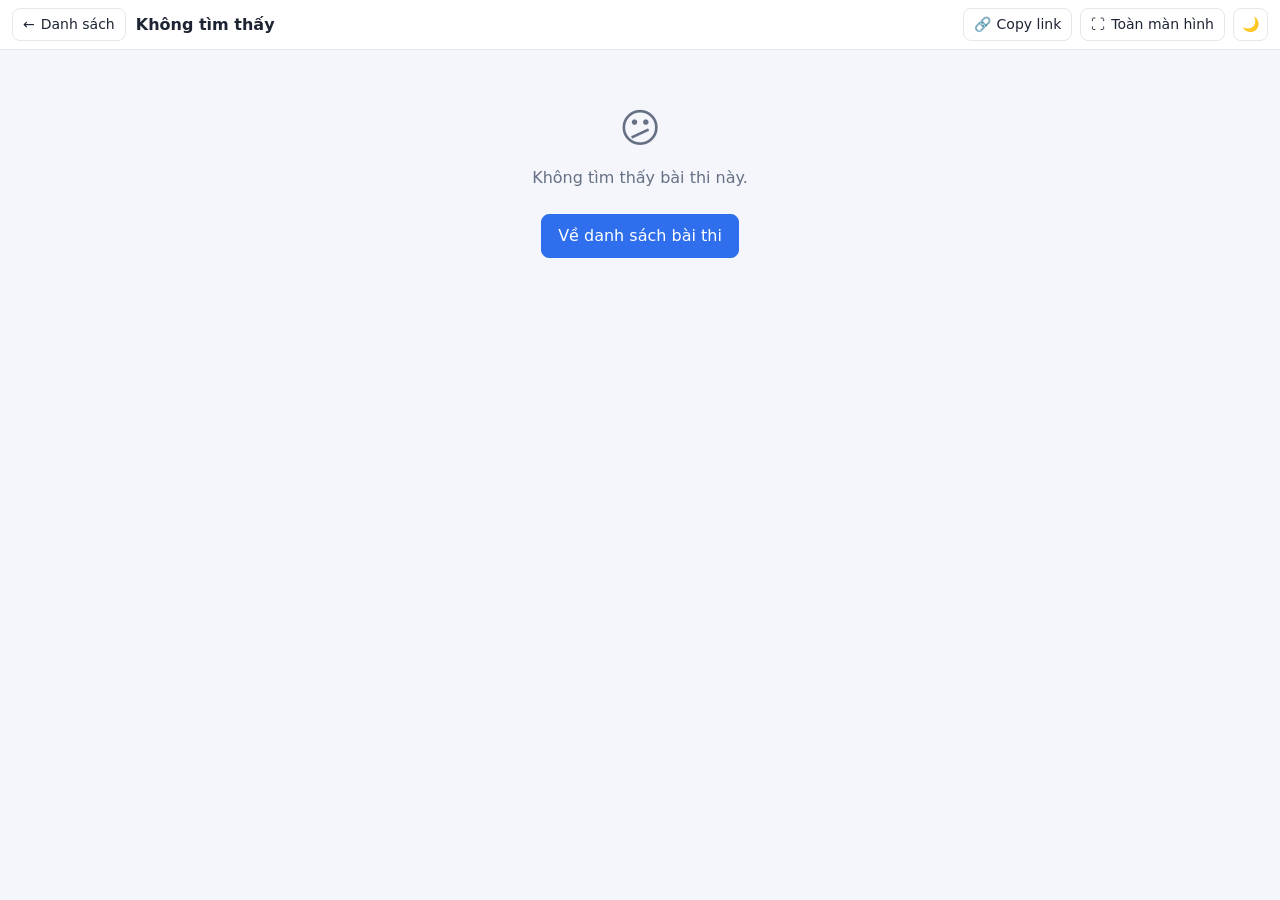
<file: play.html>
<!doctype html>
<html lang="vi">
<head>
  <meta charset="utf-8">
  <meta name="viewport" content="width=device-width, initial-scale=1">
  <title>Làm bài thi</title>
  <meta name="description" content="Bấm vào để làm bài thi trắc nghiệm trực tuyến.">
  <meta property="og:type" content="website">
  <meta property="og:title" content="📝 Mời bạn làm bài thi trắc nghiệm">
  <meta property="og:description" content="Bấm vào để làm bài ngay, không cần đăng nhập.">
  <meta property="og:image" content="https://vuong7720.github.io/quiz-site/og.png">
  <meta name="twitter:card" content="summary_large_image">
  <link rel="icon" href="favicon.svg" type="image/svg+xml">
  <link rel="manifest" href="manifest.webmanifest">
  <meta name="theme-color" content="#2f6fed">
  <link rel="apple-touch-icon" href="icons/apple-touch-icon.png">
  <link rel="preconnect" href="https://fonts.googleapis.com">
  <link rel="preconnect" href="https://fonts.gstatic.com" crossorigin>
  <link rel="stylesheet" href="https://fonts.googleapis.com/css2?family=Be+Vietnam+Pro:wght@400;500;600;700;800&display=swap">
  <link rel="stylesheet" href="style.css">
  <link rel="stylesheet" href="quiz.css">
  <script src="theme.js"></script>
  <script src="common.js"></script>
  <script src="crypto.js"></script>
  <script src="quiz-engine.js"></script>
  <script src="history.js"></script>
</head>
<body class="play">
  <div class="playbar">
    <a class="btn small" id="backBtn" href="index.html" title="Về danh sách bài thi">←<span class="lbl" id="backLbl"> Danh sách</span></a>
    <div class="play-title" id="title">Đang tải…</div>
    <div class="actions">
      <a class="btn small" id="nextBtn" hidden title="Làm đề tiếp theo trong bộ"><span class="lbl">Đề tiếp </span>→</a>
      <button class="btn small" id="copyBtn" title="Copy link bài thi">🔗<span class="lbl"> Copy link</span></button>
      <button class="btn small" id="fsBtn" title="Toàn màn hình">⛶<span class="lbl"> Toàn màn hình</span></button>
      <button class="btn small icon" data-theme-toggle></button>
    </div>
  </div>

  <!-- Bài thi chạy trong iframe bị cô lập: không đọc được dữ liệu/token của trang -->
  <iframe id="frame" class="play-frame" hidden
          sandbox="allow-scripts allow-forms allow-modals allow-popups allow-downloads"
          allow="fullscreen; clipboard-write"></iframe>
  <!-- Bài dạng dữ liệu: chạy bằng trình làm bài của trang (nội dung luôn được escape) -->
  <main id="quizRoot" class="play-quiz" hidden></main>
  <div class="lock-wrap" id="lockBox" hidden>
    <form class="card lock-card" id="lockForm">
      <div class="lock-icon">🔒</div>
      <h2 id="lockTitle">Bài thi được bảo vệ</h2>
      <p class="hint">Nhập mật khẩu để vào làm bài.</p>
      <input id="pw" type="password" placeholder="Mật khẩu" autocomplete="off" required>
      <div id="pwError" class="lock-error" hidden>Sai mật khẩu, vui lòng thử lại.</div>
      <button class="btn primary" id="pwBtn" type="submit">Vào làm bài</button>
    </form>
  </div>
  <div id="notfound" class="empty" hidden>
    <span class="big">😕</span>Không tìm thấy bài thi này.<br><br>
    <a class="btn primary" href="index.html">Về danh sách bài thi</a>
  </div>
  <div id="toast" class="toast"></div>

  <script>
    const slug = new URLSearchParams(location.search).get('e') || '';
    const $ = id => document.getElementById(id);

    function toast(msg) {
      $('toast').textContent = msg;
      $('toast').classList.add('show');
      clearTimeout(toast.t);
      toast.t = setTimeout(() => $('toast').classList.remove('show'), 1800);
    }
    function notFound() {
      $('title').textContent = 'Không tìm thấy';
      $('frame').hidden = true;
      $('quizRoot').hidden = true;
      if (!navigator.onLine) {
        $('title').textContent = 'Không có mạng';
        $('notfound').firstElementChild.textContent = '📡';
        $('notfound').childNodes[1].textContent = 'Bạn đang offline và bài này chưa được lưu trên máy. Hãy kết nối mạng rồi mở lại.';
      }
      $('notfound').hidden = false;
    }

    const PW_KEY = 'quiz.pw.' + slug;
    let payload = null;
    let info = null;

    // Hiện nội dung bài (đã giải mã nếu có mật khẩu)
    function show(content) {
      if (info?.type === 'quiz') {
        const data = typeof content === 'string' ? JSON.parse(content) : content;
        let owner = false;
        try { owner = !!localStorage.getItem('quiz.owner'); } catch {}
        $('quizRoot').hidden = false;
        QuizEngine.mount($('quizRoot'), data, {
          icon: info.icon,
          getStats: () => QuizHistory.summary(slug),
          onFinish: r => QuizHistory.record(slug, info.title, r, r.review),
          autoReview: new URLSearchParams(location.search).get('review') === '1',
          onPrint: mode => QuizEngine.print(data, mode, { series: info.series, footer: location.origin + location.pathname + '?e=' + slug }),
          canPrintAnswers: owner, // chỉ máy của chủ trang mới in được bản có đáp án
        });
      } else {
        $('frame').srcdoc = content;
        $('frame').hidden = false;
      }
    }

    function savedPassword() {
      // Ưu tiên mật khẩu gắn trong link (#k=...), sau đó tới mật khẩu đã nhập trong tab này
      const fromLink = new URLSearchParams(location.hash.slice(1)).get('k');
      if (fromLink) history.replaceState(null, '', location.pathname + location.search);
      try { return fromLink || sessionStorage.getItem(PW_KEY); } catch { return fromLink; }
    }

    async function unlock(pw) {
      try {
        const content = await QuizCrypto.decrypt(payload, pw);
        try { sessionStorage.setItem(PW_KEY, pw); } catch {}
        $('lockBox').hidden = true;
        show(content);
        return true;
      } catch {
        try { sessionStorage.removeItem(PW_KEY); } catch {}
        return false;
      }
    }

    $('lockForm').onsubmit = async ev => {
      ev.preventDefault();
      $('pwBtn').disabled = true;
      $('pwBtn').textContent = 'Đang mở...';
      const ok = await unlock($('pw').value);
      $('pwBtn').disabled = false;
      $('pwBtn').textContent = 'Vào làm bài';
      $('pwError').hidden = ok;
      if (!ok) $('pw').select();
    };

    // Bài thuộc bộ đề: nút ← về trang bộ đề, nút "Đề tiếp →" sang đề kế tiếp
    function setupSeriesNav(list, info) {
      if (!info?.series) return;
      const s = QuizUtil.slugify(info.series);
      $('backBtn').href = `series.html?s=${s}`;
      $('backBtn').title = `Về bộ đề: ${info.series}`;
      $('backLbl').textContent = ' Bộ đề';
      const papers = list.filter(e => e.series === info.series).sort(QuizUtil.compareInSeries);
      const next = papers[papers.findIndex(e => e.slug === info.slug) + 1];
      if (next) {
        $('nextBtn').href = `play.html?e=${encodeURIComponent(next.slug)}&s=${s}`;
        $('nextBtn').title = `Đề tiếp: ${next.title}`;
        $('nextBtn').hidden = false;
      }
    }

    async function init() {
      if (!/^[a-z0-9-]+$/.test(slug)) return notFound();
      const list = await QuizUtil.loadExams();
      info = list.find(e => e.slug === slug) || null;
      const isQuiz = info?.type === 'quiz';
      const path = `exams/${slug}.${isQuiz ? 'json' : 'html'}`;
      const text = await fetch(path, { cache: 'no-store' }).then(r => r.ok ? r.text() : null).catch(() => null);
      if (text === null) return notFound();

      const title = info?.title || slug;
      setupSeriesNav(list, info);
      $('title').textContent = `${info?.icon ? info.icon + ' ' : ''}${title}`;
      document.title = title;

      if (isQuiz) {
        let data;
        try { data = JSON.parse(text); } catch { return notFound(); }
        payload = data.locked || null;
        if (!payload) return show(data);
      } else {
        payload = QuizCrypto.readLocked(text);
        if (!payload) {
          $('frame').src = path;
          $('frame').hidden = false;
          return;
        }
      }
      $('lockTitle').textContent = `🔒 ${title}`;
      const pw = savedPassword();
      if (pw && await unlock(pw)) return;
      $('lockBox').hidden = false;
      $('pw').focus();
    }

    $('copyBtn').onclick = async () => {
      // Không bao giờ copy kèm mật khẩu
      const link = location.origin + location.pathname + location.search;
      try {
        await navigator.clipboard.writeText(link);
        toast('Đã copy link bài thi');
      } catch {
        prompt('Copy link bài thi:', link);
      }
    };

    if (!document.fullscreenEnabled) $('fsBtn').hidden = true;
    $('fsBtn').onclick = () => document.fullscreenElement ? document.exitFullscreen() : document.documentElement.requestFullscreen();

    init();
  </script>
</body>
</html>
</file>
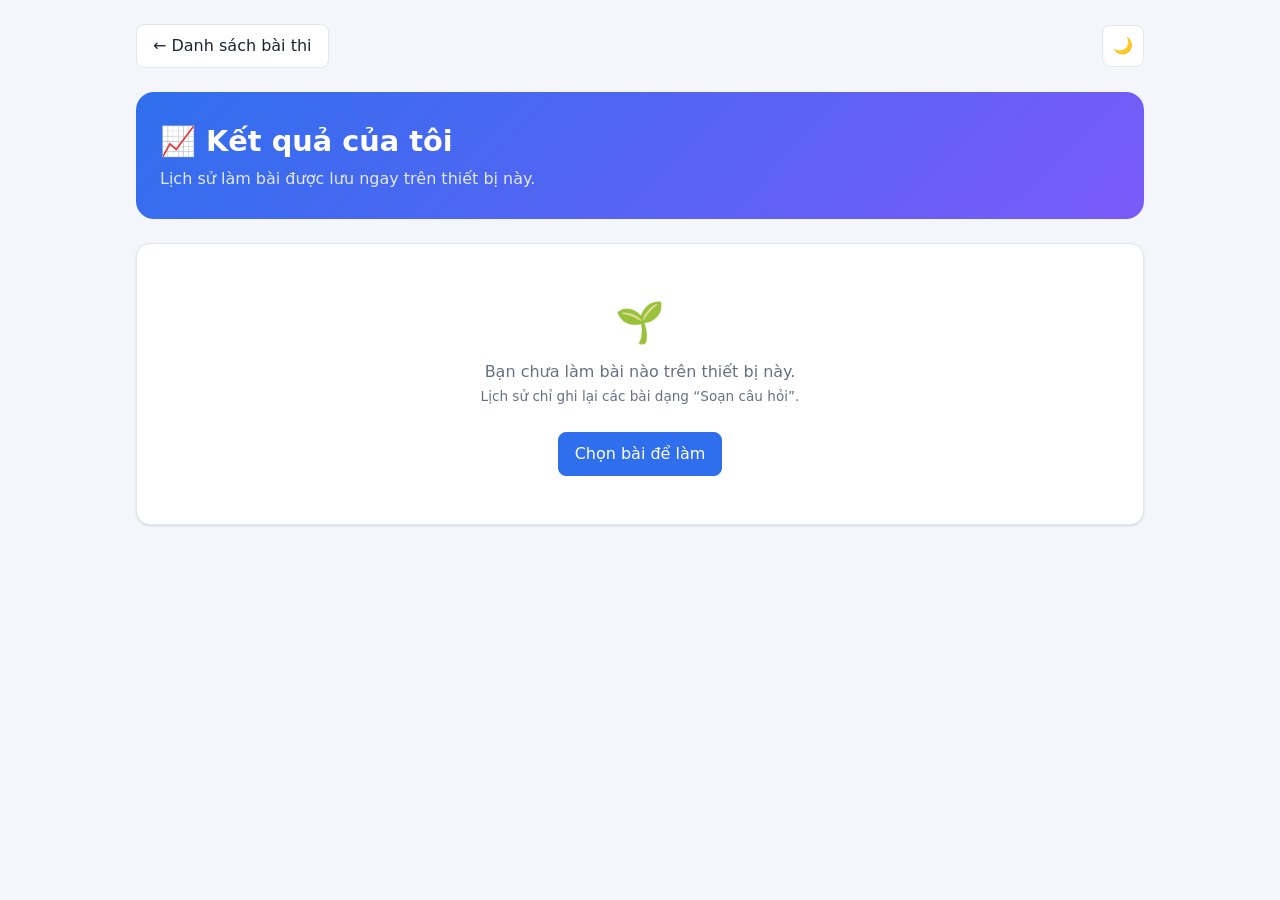
<file: results.html>
<!doctype html>
<html lang="vi">
<head>
  <meta charset="utf-8">
  <meta name="viewport" content="width=device-width, initial-scale=1">
  <title>Kết quả của tôi</title>
  <meta name="robots" content="noindex">
  <link rel="icon" href="favicon.svg" type="image/svg+xml">
  <link rel="manifest" href="manifest.webmanifest">
  <meta name="theme-color" content="#2f6fed">
  <link rel="apple-touch-icon" href="icons/apple-touch-icon.png">
  <link rel="stylesheet" href="style.css">
  <script src="theme.js"></script>
  <script src="common.js"></script>
  <script src="history.js"></script>
</head>
<body>
  <div class="container">
    <header class="top">
      <a class="btn" href="index.html">← Danh sách bài thi</a>
      <button class="btn icon" data-theme-toggle></button>
    </header>

    <section class="hero">
      <div>
        <h1>📈 Kết quả của tôi</h1>
        <p>Lịch sử làm bài được lưu ngay trên thiết bị này.</p>
      </div>
    </section>

    <div id="content"></div>
  </div>

  <script>
    const { escapeHtml: esc, accent } = QuizUtil;
    const fmt = x => Number(x).toLocaleString('vi-VN', { maximumFractionDigits: 1 });
    const when = t => {
      const d = (Date.now() - t) / 1000;
      if (d < 60) return 'vừa xong';
      if (d < 3600) return Math.floor(d / 60) + ' phút trước';
      if (d < 86400) return Math.floor(d / 3600) + ' giờ trước';
      if (d < 7 * 86400) return Math.floor(d / 86400) + ' ngày trước';
      return new Date(t).toLocaleDateString('vi-VN');
    };
    const bars = (attempts, pass) => `<div class="spark">${attempts.slice(-15).map(a =>
      `<i class="${a.score >= pass ? 'ok' : 'bad'}" style="height:${Math.max(8, a.score * 10)}%" title="${fmt(a.score)} điểm · ${new Date(a.at).toLocaleString('vi-VN')}"></i>`).join('')}</div>`;

    function render(exams) {
      const bySlug = Object.fromEntries(exams.map(e => [e.slug, e]));
      const items = QuizHistory.all()
        .map(h => ({ ...h, exam: bySlug[h.slug] }))
        .sort((a, b) => (b.last?.at || 0) - (a.last?.at || 0));
      const box = document.getElementById('content');

      if (!items.length) {
        box.innerHTML = `<div class="card empty"><span class="big">🌱</span>Bạn chưa làm bài nào trên thiết bị này.<br>
          <span class="hint">Lịch sử chỉ ghi lại các bài dạng “Soạn câu hỏi”.</span><br><br>
          <a class="btn primary" href="index.html">Chọn bài để làm</a></div>`;
        return;
      }

      const attempts = items.flatMap(i => i.attempts.map(a => ({ ...a, slug: i.slug, title: i.exam?.title || i.title })));
      const avg = attempts.length ? attempts.reduce((s, a) => s + a.score, 0) / attempts.length : 0;
      const wrong = items.filter(i => i.exam).reduce((s, i) => s + i.wrongKeys.length, 0);

      box.innerHTML = `
        <div class="res-tiles">
          <div class="card res-tile"><span>📝</span><b>${items.filter(i => i.count).length}</b><small>bài đã làm</small></div>
          <div class="card res-tile"><span>🔁</span><b>${attempts.length}</b><small>lượt làm bài</small></div>
          <div class="card res-tile"><span>📊</span><b>${fmt(avg)}</b><small>điểm trung bình</small></div>
          <div class="card res-tile"><span>🎯</span><b>${wrong}</b><small>câu sai cần ôn</small></div>
        </div>

        <h2 class="res-h">Theo từng bài</h2>
        <div class="res-list">${items.map(i => {
          const e = i.exam;
          const title = e?.title || i.title || i.slug;
          const link = `play.html?e=${encodeURIComponent(i.slug)}`;
          return `<div class="card res-item" style="--accent:${accent(i.slug)}">
            <div class="exam-head">
              <div class="exam-icon">${esc(e?.icon || '📝')}</div>
              <div style="min-width:0;flex:1">
                <h3>${esc(title)}${e ? '' : ' <span class="hint">(bài đã bị xóa)</span>'}</h3>
                <p class="hint">${i.count ? `${i.count} lượt · lần cuối ${when(i.last.at)}` : 'Chưa có lượt làm bài đầy đủ'}</p>
              </div>
              ${i.count ? `<div class="res-score"><b>${fmt(i.best)}</b><small>cao nhất</small></div>` : ''}
            </div>
            ${i.count > 1 ? bars(i.attempts, 5) : ''}
            <div class="actions">
              ${e ? `<a class="btn small primary" href="${link}">Làm lại</a>` : ''}
              ${e && i.wrongKeys.length ? `<a class="btn small" href="${link}&review=1">🔁 Ôn ${i.wrongKeys.length} câu sai</a>` : ''}
              <button class="btn small danger" data-clear="${esc(i.slug)}">Xóa lịch sử</button>
            </div>
          </div>`;
        }).join('')}</div>

        <h2 class="res-h">Hoạt động gần đây</h2>
        <div class="card res-recent">${attempts.sort((a, b) => b.at - a.at).slice(0, 12).map(a => `
          <a class="res-row" href="play.html?e=${encodeURIComponent(a.slug)}">
            <span class="res-dot ${a.passed ? 'ok' : 'bad'}"></span>
            <span class="res-row-title">${esc(a.title)}</span>
            <span class="hint">${a.right}/${a.total} câu · ${when(a.at)}</span>
            <b>${fmt(a.score)}</b>
          </a>`).join('')}</div>

        <div style="text-align:center;margin-top:24px">
          <button class="btn small danger" id="clearAll">🗑 Xóa toàn bộ lịch sử trên thiết bị này</button>
        </div>`;

      box.querySelectorAll('[data-clear]').forEach(b => b.onclick = () => {
        if (!confirm('Xóa lịch sử của bài này?')) return;
        QuizHistory.clear(b.dataset.clear);
        render(exams);
      });
      document.getElementById('clearAll').onclick = () => {
        if (!confirm('Xóa toàn bộ lịch sử làm bài trên thiết bị này?')) return;
        QuizHistory.clear();
        render(exams);
      };
    }

    QuizUtil.loadExams().then(render);
  </script>
</body>
</html>
</file>
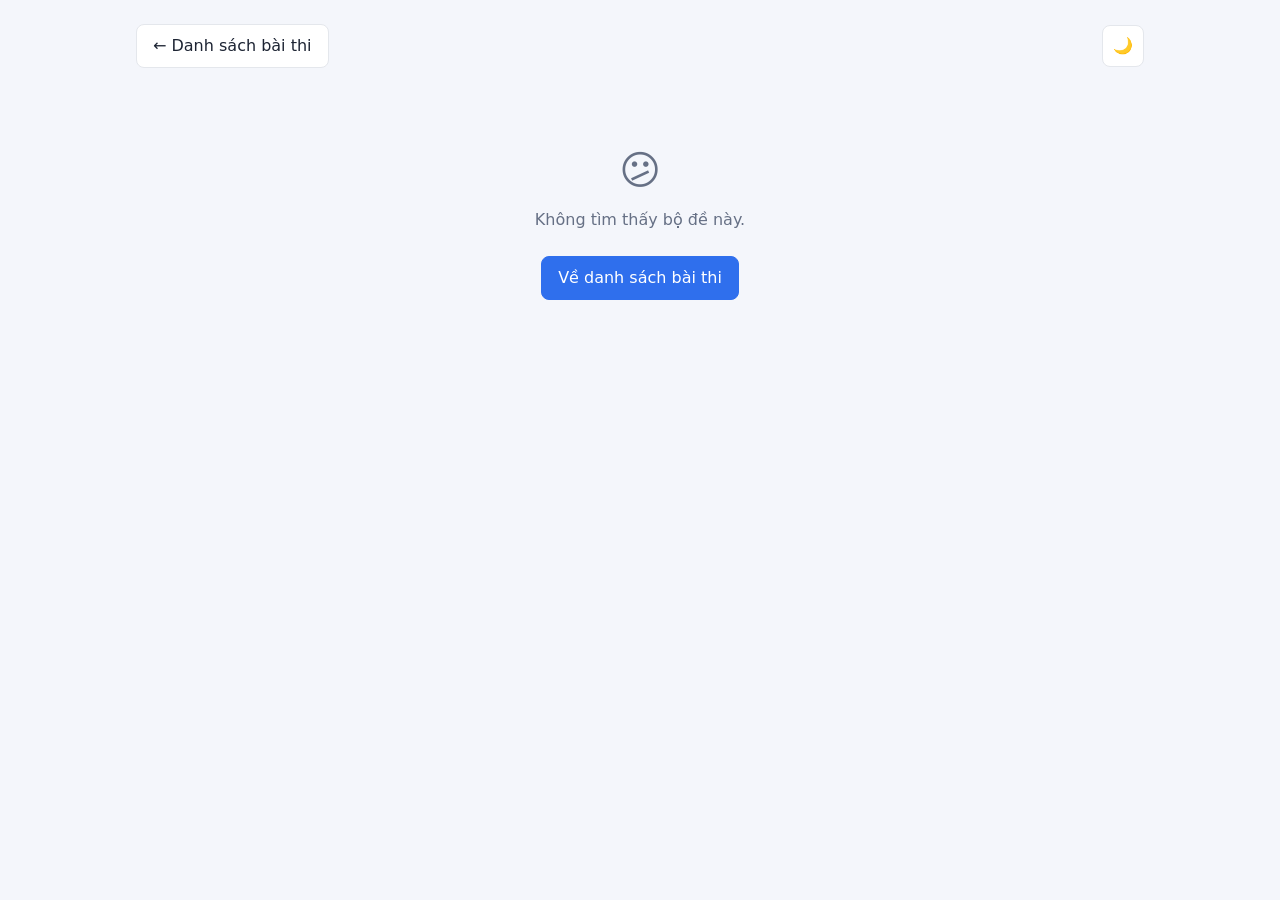
<file: series.html>
<!doctype html>
<html lang="vi">
<head>
  <meta charset="utf-8">
  <meta name="viewport" content="width=device-width, initial-scale=1">
  <title>Bộ đề</title>
  <meta name="description" content="Bộ đề thi trắc nghiệm — chọn một đề để bắt đầu.">
  <meta property="og:type" content="website">
  <meta property="og:title" content="📚 Mời bạn luyện bộ đề trắc nghiệm">
  <meta property="og:description" content="Chọn một đề trong bộ và làm ngay, không cần đăng nhập.">
  <meta property="og:image" content="https://vuong7720.github.io/quiz-site/og.png">
  <meta name="twitter:card" content="summary_large_image">
  <link rel="icon" href="favicon.svg" type="image/svg+xml">
  <link rel="manifest" href="manifest.webmanifest">
  <meta name="theme-color" content="#2f6fed">
  <link rel="apple-touch-icon" href="icons/apple-touch-icon.png">
  <link rel="stylesheet" href="style.css">
  <script src="theme.js"></script>
  <script src="common.js"></script>
  <script src="history.js"></script>
</head>
<body>
  <div class="container">
    <header class="top">
      <a class="btn" href="index.html">← Danh sách bài thi</a>
      <button class="btn icon" data-theme-toggle></button>
    </header>

    <section class="card series-hero" id="hero" hidden>
      <div class="exam-head">
        <div class="exam-icon">📚</div>
        <div>
          <h1 id="name"></h1>
          <p id="meta"></p>
        </div>
      </div>
      <div class="actions">
        <button class="btn small" id="copyBtn">🔗 Copy link bộ đề</button>
      </div>
    </section>

    <div id="papers" class="paper-list"></div>
    <div id="empty" class="empty" hidden>
      <span class="big">😕</span>Không tìm thấy bộ đề này.<br><br>
      <a class="btn primary" href="index.html">Về danh sách bài thi</a>
    </div>
  </div>
  <div id="toast" class="toast"></div>

  <script>
    const { escapeHtml, slugify, accent } = QuizUtil;
    const $ = id => document.getElementById(id);
    const seriesSlug = new URLSearchParams(location.search).get('s') || '';

    $('copyBtn').onclick = async () => {
      const link = location.origin + location.pathname + location.search;
      try {
        await navigator.clipboard.writeText(link);
        $('toast').textContent = 'Đã copy link bộ đề';
        $('toast').classList.add('show');
        setTimeout(() => $('toast').classList.remove('show'), 1800);
      } catch {
        prompt('Copy link bộ đề:', link);
      }
    };

    QuizUtil.loadExams().then(all => {
      const items = all.filter(e => e.series && slugify(e.series) === seriesSlug).sort(QuizUtil.compareInSeries);
      if (!items.length) { $('empty').hidden = false; return; }

      const name = items[0].series;
      const topics = [...new Set(items.map(e => e.topic).filter(Boolean))];
      document.title = name;
      $('name').textContent = name;
      $('meta').textContent = [`${items.length} đề`, ...topics].join(' · ');
      $('hero').style.setProperty('--accent', accent(name));
      $('hero').hidden = false;

      $('papers').innerHTML = items.map((e, i) => {
        const h = QuizHistory.summary(e.slug);
        const badges = [
          h?.best != null && `<span class="badge ${h.best >= 5 ? 'score-ok' : 'score-bad'}" title="Điểm cao nhất của bạn">${h.best >= 5 ? '✅' : '📈'} ${h.best.toLocaleString('vi-VN', { maximumFractionDigits: 1 })}đ</span>`,
          e.questions && `<span class="badge">${escapeHtml(e.questions)} câu</span>`,
          e.minutes && `<span class="badge">⏱ ${escapeHtml(e.minutes)} phút</span>`,
          e.locked && `<span class="badge">🔒</span>`,
        ].filter(Boolean).join('');
        return `
          <a class="card paper" style="--accent:${accent(name)}" href="play.html?e=${encodeURIComponent(e.slug)}&s=${encodeURIComponent(seriesSlug)}">
            <div class="paper-no">${escapeHtml(e.order || i + 1)}</div>
            <div>
              <h3>${escapeHtml(e.title)}</h3>
              ${badges ? `<div class="badges">${badges}</div>` : ''}
            </div>
          </a>`;
      }).join('');
    });
  </script>
</body>
</html>
</file>
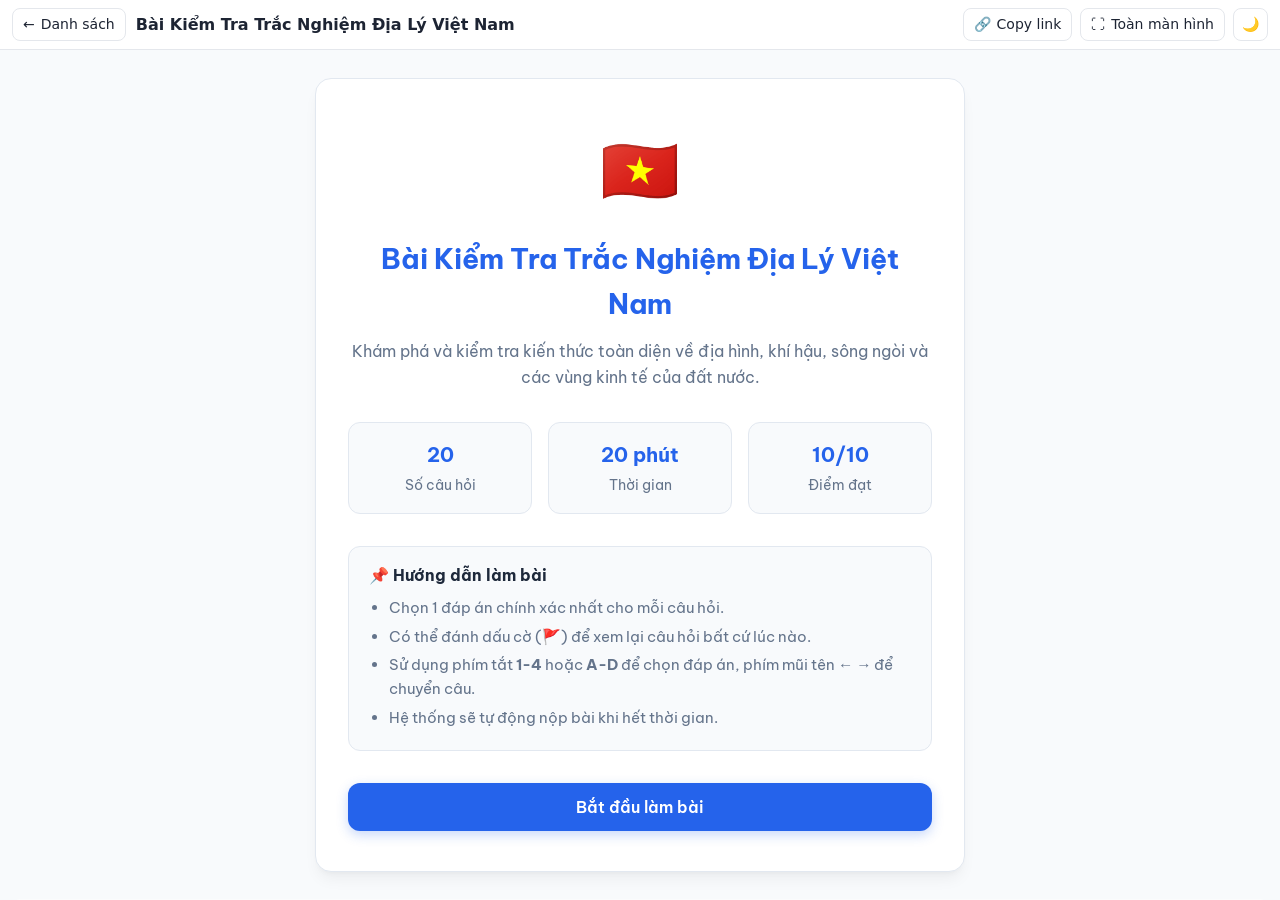
<file: exams/bai-kiem-tra-trac-nghiem-dia-ly-viet-nam.html>
<!DOCTYPE html>
<html lang="vi">
<head><!--quiz-guard--><script>if(window.top===window.self)location.replace('../play.html?e='+encodeURIComponent(location.pathname.split('/').pop().replace(/\.html$/,'')))</script><!--/quiz-guard-->

    <meta charset="UTF-8">
    <meta name="viewport" content="width=device-width, initial-scale=1.0">
    <title>Bài Kiểm Tra Trắc Nghiệm Địa Lý Việt Nam</title>
    <link rel="preconnect" href="https://fonts.googleapis.com">
    <link rel="preconnect" href="https://fonts.gstatic.com" crossorigin>
    <link href="https://fonts.googleapis.com/css2?family=Be+Vietnam+Pro:wght@400;500;600;700&display=swap" rel="stylesheet">
    <style>
        :root {
            --primary: #2563eb;
            --primary-hover: #1d4ed8;
            --primary-light: #eff6ff;
            --primary-light-hover: #dbeafe;
            --success: #16a34a;
            --success-bg: #dcfce7;
            --danger: #dc2626;
            --danger-bg: #fee2e2;
            --warning: #d97706;
            --warning-bg: #fef3c7;
            --bg: #f8fafc;
            --card-bg: #ffffff;
            --text: #1e293b;
            --text-secondary: #64748b;
            --border: #e2e8f0;
            --shadow: 0 4px 6px -1px rgba(0, 0, 0, 0.05), 0 2px 4px -2px rgba(0, 0, 0, 0.05);
            --shadow-lg: 0 10px 15px -3px rgba(0, 0, 0, 0.05), 0 4px 6px -4px rgba(0, 0, 0, 0.05);
        }

        @media (prefers-color-scheme: dark) {
            :root {
                --primary: #3b82f6;
                --primary-hover: #60a5fa;
                --primary-light: rgba(59, 130, 246, 0.15);
                --primary-light-hover: rgba(59, 130, 246, 0.25);
                --success: #22c55e;
                --success-bg: rgba(34, 197, 94, 0.15);
                --danger: #ef4444;
                --danger-bg: rgba(239, 68, 68, 0.15);
                --warning: #f59e0b;
                --warning-bg: rgba(245, 158, 11, 0.15);
                --bg: #0f172a;
                --card-bg: #1e293b;
                --text: #f1f5f9;
                --text-secondary: #94a3b8;
                --border: #334155;
                --shadow: 0 4px 6px -1px rgba(0, 0, 0, 0.2);
                --shadow-lg: 0 10px 15px -3px rgba(0, 0, 0, 0.3);
            }
        }

        * {
            box-sizing: border-box;
            margin: 0;
            padding: 0;
            font-family: 'Be Vietnam Pro', sans-serif;
        }

        body {
            background-color: var(--bg);
            color: var(--text);
            line-height: 1.6;
            min-height: 100vh;
            display: flex;
            flex-direction: column;
        }

        /* Utility classes */
        .hidden { display: none !important; }

        /* Main layout container */
        .app-container {
            max-width: 1200px;
            width: 100%;
            margin: 0 auto;
            padding: 24px 16px;
            flex: 1;
            display: flex;
            flex-direction: column;
        }

        /* 1. MÀN HÌNH BẮT ĐẦU */
        #start-screen {
            max-width: 650px;
            margin: auto;
            background: var(--card-bg);
            border-radius: 16px;
            padding: 40px 32px;
            box-shadow: var(--shadow-lg);
            text-align: center;
            border: 1px solid var(--border);
        }

        .start-icon {
            font-size: 4rem;
            margin-bottom: 16px;
        }

        h1 {
            font-size: 1.75rem;
            color: var(--primary);
            margin-bottom: 12px;
            font-weight: 700;
        }

        .start-desc {
            color: var(--text-secondary);
            margin-bottom: 32px;
            font-size: 1rem;
        }

        .start-stats {
            display: grid;
            grid-template-columns: repeat(3, 1fr);
            gap: 16px;
            margin-bottom: 32px;
        }

        .stat-box {
            background: var(--bg);
            padding: 16px 12px;
            border-radius: 12px;
            border: 1px solid var(--border);
        }

        .stat-box .value {
            font-size: 1.25rem;
            font-weight: 700;
            color: var(--primary);
            margin-bottom: 4px;
        }

        .stat-box .label {
            font-size: 0.85rem;
            color: var(--text-secondary);
        }

        .instructions {
            text-align: left;
            background: var(--bg);
            padding: 16px 20px;
            border-radius: 12px;
            margin-bottom: 32px;
            border: 1px solid var(--border);
            font-size: 0.95rem;
        }

        .instructions h3 {
            font-size: 1rem;
            margin-bottom: 8px;
            color: var(--text);
        }

        .instructions ul {
            padding-left: 20px;
            color: var(--text-secondary);
        }

        .instructions li {
            margin-bottom: 4px;
        }

        .btn-primary {
            background-color: var(--primary);
            color: white;
            border: none;
            padding: 14px 32px;
            font-size: 1rem;
            font-weight: 600;
            border-radius: 12px;
            cursor: pointer;
            transition: all 0.2s ease;
            box-shadow: 0 4px 12px rgba(37, 99, 235, 0.25);
            width: 100%;
        }

        .btn-primary:hover {
            background-color: var(--primary-hover);
            transform: translateY(-1px);
        }

        /* 2. MÀN HÌNH LÀM BÀI */
        #quiz-screen {
            display: flex;
            flex-direction: column;
            gap: 20px;
            flex: 1;
        }

        .sticky-header {
            position: sticky;
            top: 16px;
            z-index: 10;
            background: var(--card-bg);
            border-radius: 12px;
            padding: 12px 20px;
            display: flex;
            justify-content: space-between;
            align-items: center;
            box-shadow: var(--shadow);
            border: 1px solid var(--border);
        }

        .quiz-title-small {
            font-weight: 600;
            font-size: 0.95rem;
            white-space: nowrap;
            overflow: hidden;
            text-overflow: ellipsis;
            max-width: 250px;
        }

        .progress-indicator {
            font-size: 0.9rem;
            color: var(--text-secondary);
            font-weight: 500;
        }

        .timer-pill {
            background: var(--primary-light);
            color: var(--primary);
            padding: 6px 14px;
            border-radius: 20px;
            font-weight: 600;
            font-size: 0.9rem;
            display: flex;
            align-items: center;
            gap: 6px;
            border: 1px solid rgba(37, 99, 235, 0.2);
            transition: all 0.3s;
        }

        .timer-pill.warning {
            background: var(--warning-bg);
            color: var(--warning);
            border-color: rgba(217, 119, 6, 0.3);
        }

        .timer-pill.danger {
            background: var(--danger-bg);
            color: var(--danger);
            border-color: rgba(220, 38, 38, 0.3);
            animation: pulse 1s infinite;
        }

        @keyframes pulse {
            0% { opacity: 1; }
            50% { opacity: 0.5; }
            100% { opacity: 1; }
        }

        .quiz-body-grid {
            display: grid;
            grid-template-columns: 1fr 300px;
            gap: 24px;
            align-items: start;
        }

        @media (max-width: 900px) {
            .quiz-body-grid {
                grid-template-columns: 1fr;
            }
            .sidebar-panel {
                display: none;
            }
        }

        .question-card-container {
            background: var(--card-bg);
            border-radius: 16px;
            padding: 32px;
            box-shadow: var(--shadow);
            border: 1px solid var(--border);
            display: flex;
            flex-direction: column;
            gap: 24px;
            min-height: 420px;
            position: relative;
        }

        .question-header-row {
            display: flex;
            justify-content: space-between;
            align-items: center;
        }

        .question-number-tag {
            font-weight: 600;
            color: var(--primary);
            font-size: 0.9rem;
            background: var(--primary-light);
            padding: 4px 12px;
            border-radius: 20px;
        }

        .flag-btn {
            background: transparent;
            border: 1px solid var(--border);
            color: var(--text-secondary);
            padding: 6px 12px;
            border-radius: 8px;
            cursor: pointer;
            font-size: 0.85rem;
            display: flex;
            align-items: center;
            gap: 6px;
            transition: all 0.2s;
        }

        .flag-btn.active {
            background: var(--warning-bg);
            color: var(--warning);
            border-color: var(--warning);
            font-weight: 500;
        }

        .question-text {
            font-size: 1.125rem;
            font-weight: 600;
            color: var(--text);
            line-height: 1.5;
        }

        .options-grid {
            display: flex;
            flex-direction: column;
            gap: 12px;
        }

        .option-card {
            display: flex;
            align-items: center;
            padding: 14px 18px;
            border: 2px solid var(--border);
            border-radius: 12px;
            cursor: pointer;
            transition: all 0.2s ease;
            background: var(--card-bg);
        }

        .option-card:hover {
            border-color: var(--primary);
            background: var(--primary-light);
        }

        .option-card.selected {
            border-color: var(--primary);
            background: var(--primary-light);
        }

        .option-badge {
            width: 32px;
            height: 32px;
            border-radius: 50%;
            background: var(--bg);
            border: 1px solid var(--border);
            display: flex;
            align-items: center;
            justify-content: center;
            font-weight: 600;
            font-size: 0.9rem;
            margin-right: 14px;
            flex-shrink: 0;
            color: var(--text-secondary);
            transition: all 0.2s;
        }

        .option-card.selected .option-badge {
            background: var(--primary);
            color: white;
            border-color: var(--primary);
        }

        .option-text {
            font-size: 1rem;
            color: var(--text);
            flex: 1;
        }

        .quiz-navigation-footer {
            display: flex;
            justify-content: space-between;
            align-items: center;
            margin-top: auto;
            padding-top: 20px;
            border-top: 1px solid var(--border);
        }

        .btn-nav {
            background: var(--card-bg);
            border: 1px solid var(--border);
            color: var(--text);
            padding: 10px 20px;
            border-radius: 10px;
            font-weight: 600;
            cursor: pointer;
            transition: all 0.2s;
            font-size: 0.95rem;
        }

        .btn-nav:hover:not(:disabled) {
            background: var(--bg);
            border-color: var(--text-secondary);
        }

        .btn-nav:disabled {
            opacity: 0.5;
            cursor: not-allowed;
        }

        .btn-submit-main {
            background: var(--success);
            color: white;
            border: none;
            padding: 10px 24px;
            border-radius: 10px;
            font-weight: 600;
            cursor: pointer;
            transition: all 0.2s;
            box-shadow: 0 4px 10px rgba(22, 163, 74, 0.25);
        }

        .btn-submit-main:hover {
            background: #15803d;
        }

        /* Sidebar / Question Matrix Panel */
        .sidebar-panel {
            background: var(--card-bg);
            border-radius: 16px;
            padding: 24px;
            box-shadow: var(--shadow);
            border: 1px solid var(--border);
            position: sticky;
            top: 84px;
        }

        .sidebar-title {
            font-size: 1rem;
            font-weight: 600;
            margin-bottom: 16px;
            display: flex;
            justify-content: space-between;
            align-items: center;
        }

        .matrix-grid {
            display: grid;
            grid-template-columns: repeat(5, 1fr);
            gap: 8px;
            margin-bottom: 20px;
        }

        .matrix-item {
            aspect-ratio: 1;
            border-radius: 8px;
            border: 1px solid var(--border);
            background: var(--bg);
            display: flex;
            align-items: center;
            justify-content: center;
            font-weight: 600;
            font-size: 0.85rem;
            cursor: pointer;
            position: relative;
            transition: all 0.15s;
            color: var(--text-secondary);
        }

        .matrix-item:hover {
            border-color: var(--primary);
        }

        .matrix-item.current {
            border-color: var(--primary);
            box-shadow: 0 0 0 2px var(--primary-light);
            color: var(--primary);
        }

        .matrix-item.answered {
            background: var(--primary-light);
            color: var(--primary);
            border-color: var(--primary);
        }

        .matrix-item.flagged::after {
            content: '🚩';
            position: absolute;
            top: -4px;
            right: -4px;
            font-size: 0.65rem;
        }

        .matrix-legend {
            display: flex;
            flex-direction: column;
            gap: 8px;
            font-size: 0.8rem;
            color: var(--text-secondary);
            border-top: 1px solid var(--border);
            padding-top: 16px;
        }

        .legend-item {
            display: flex;
            align-items: center;
            gap: 8px;
        }

        .legend-color {
            width: 12px;
            height: 12px;
            border-radius: 4px;
        }

        /* Mobile Question Drawer Trigger */
        .mobile-drawer-trigger {
            display: none;
            position: fixed;
            bottom: 20px;
            right: 20px;
            background: var(--primary);
            color: white;
            border: none;
            padding: 12px 20px;
            border-radius: 30px;
            font-weight: 600;
            box-shadow: 0 4px 12px rgba(37, 99, 235, 0.4);
            z-index: 99;
            cursor: pointer;
            align-items: center;
            gap: 8px;
        }

        @media (max-width: 900px) {
            .mobile-drawer-trigger {
                display: flex;
            }
        }

        /* Mobile Drawer */
        .drawer-overlay {
            position: fixed;
            top: 0;
            left: 0;
            width: 100%;
            height: 100%;
            background: rgba(0, 0, 0, 0.5);
            z-index: 100;
            opacity: 0;
            visibility: hidden;
            transition: all 0.3s;
        }

        .drawer-overlay.open {
            opacity: 1;
            visibility: visible;
        }

        .mobile-drawer {
            position: fixed;
            bottom: 0;
            left: 0;
            width: 100%;
            background: var(--card-bg);
            border-top-left-radius: 20px;
            border-top-right-radius: 20px;
            padding: 24px;
            z-index: 101;
            transform: translateY(100%);
            transition: transform 0.3s ease;
            max-height: 80vh;
            overflow-y: auto;
        }

        .mobile-drawer.open {
            transform: translateY(0);
        }

        .drawer-close {
            background: none;
            border: none;
            font-size: 1.25rem;
            cursor: pointer;
            color: var(--text);
        }

        /* 3. MÀN HÌNH KẾT QUẢ */
        #result-screen {
            max-width: 800px;
            margin: 0 auto;
            display: flex;
            flex-direction: column;
            gap: 24px;
            width: 100%;
        }

        .result-header-card {
            background: var(--card-bg);
            border-radius: 16px;
            padding: 32px;
            box-shadow: var(--shadow);
            border: 1px solid var(--border);
            display: flex;
            flex-direction: column;
            align-items: center;
            text-align: center;
            gap: 20px;
        }

        .score-circle-wrapper {
            position: relative;
            width: 140px;
            height: 140px;
        }

        .score-circle-wrapper svg {
            transform: rotate(-90deg);
            width: 140px;
            height: 140px;
        }

        .score-circle-bg {
            fill: none;
            stroke: var(--border);
            stroke-width: 10;
        }

        .score-circle-progress {
            fill: none;
            stroke: var(--primary);
            stroke-width: 10;
            stroke-linecap: round;
            stroke-dasharray: 377;
            stroke-dashoffset: 377;
            transition: stroke-dashoffset 1s ease-in-out;
        }

        .score-circle-text {
            position: absolute;
            top: 0;
            left: 0;
            width: 100%;
            height: 100%;
            display: flex;
            flex-direction: column;
            align-items: center;
            justify-content: center;
        }

        .score-number {
            font-size: 2rem;
            font-weight: 700;
            color: var(--text);
            line-height: 1;
        }

        .score-total {
            font-size: 0.85rem;
            color: var(--text-secondary);
        }

        .result-status-badge {
            padding: 6px 16px;
            border-radius: 20px;
            font-weight: 600;
            font-size: 0.9rem;
        }

        .result-status-badge.passed {
            background: var(--success-bg);
            color: var(--success);
        }

        .result-status-badge.failed {
            background: var(--danger-bg);
            color: var(--danger);
        }

        .result-comment {
            font-size: 1.05rem;
            color: var(--text-secondary);
            max-width: 500px;
        }

        .stats-grid-4 {
            display: grid;
            grid-template-columns: repeat(4, 1fr);
            gap: 16px;
            width: 100%;
        }

        @media (max-width: 600px) {
            .stats-grid-4 {
                grid-template-columns: repeat(2, 1fr);
            }
        }

        .stat-card-item {
            background: var(--card-bg);
            border-radius: 12px;
            padding: 16px;
            text-align: center;
            border: 1px solid var(--border);
            box-shadow: var(--shadow);
        }

        .stat-card-item .num {
            font-size: 1.5rem;
            font-weight: 700;
            margin-bottom: 4px;
        }

        .stat-card-item.correct .num { color: var(--success); }
        .stat-card-item.incorrect .num { color: var(--danger); }
        .stat-card-item.skipped .num { color: var(--warning); }
        .stat-card-item.time .num { color: var(--primary); }

        .stat-card-item .lbl {
            font-size: 0.85rem;
            color: var(--text-secondary);
        }

        /* Review Section Tabs & List */
        .review-section {
            background: var(--card-bg);
            border-radius: 16px;
            padding: 24px;
            box-shadow: var(--shadow);
            border: 1px solid var(--border);
        }

        .review-header {
            display: flex;
            justify-content: space-between;
            align-items: center;
            margin-bottom: 20px;
            flex-wrap: wrap;
            gap: 12px;
        }

        .review-tabs {
            display: flex;
            gap: 8px;
            background: var(--bg);
            padding: 4px;
            border-radius: 10px;
            border: 1px solid var(--border);
        }

        .tab-btn {
            background: transparent;
            border: none;
            padding: 6px 14px;
            border-radius: 8px;
            font-size: 0.85rem;
            font-weight: 600;
            cursor: pointer;
            color: var(--text-secondary);
            transition: all 0.2s;
        }

        .tab-btn.active {
            background: var(--card-bg);
            color: var(--primary);
            box-shadow: var(--shadow);
        }

        .review-list {
            display: flex;
            flex-direction: column;
            gap: 16px;
        }

        .review-item-card {
            border: 1px solid var(--border);
            border-radius: 12px;
            padding: 20px;
            background: var(--card-bg);
            display: flex;
            flex-direction: column;
            gap: 12px;
        }

        .review-item-header {
            display: flex;
            justify-content: space-between;
            align-items: center;
            font-size: 0.85rem;
            font-weight: 600;
        }

        .review-status-tag {
            padding: 2px 10px;
            border-radius: 6px;
            font-size: 0.75rem;
        }

        .review-status-tag.correct { background: var(--success-bg); color: var(--success); }
        .review-status-tag.incorrect { background: var(--danger-bg); color: var(--danger); }
        .review-status-tag.skipped { background: var(--warning-bg); color: var(--warning); }

        .review-options-list {
            display: flex;
            flex-direction: column;
            gap: 8px;
            margin-top: 8px;
        }

        .review-opt {
            padding: 10px 14px;
            border-radius: 8px;
            border: 1px solid var(--border);
            font-size: 0.9rem;
            background: var(--bg);
        }

        .review-opt.correct-ans {
            background-color: var(--success-bg) !important;
            border-color: var(--success) !important;
            color: var(--success);
            font-weight: 500;
        }

        .review-opt.user-wrong {
            background-color: var(--danger-bg) !important;
            border-color: var(--danger) !important;
            color: var(--danger);
        }

        .explanation-box {
            margin-top: 8px;
            padding: 12px 16px;
            background: var(--primary-light);
            border-left: 4px solid var(--primary);
            border-radius: 0 8px 8px 0;
            font-size: 0.9rem;
            color: var(--text);
        }

        .result-actions {
            display: flex;
            justify-content: center;
            gap: 16px;
            margin-top: 12px;
        }

        .btn-secondary {
            background: var(--card-bg);
            border: 1px solid var(--border);
            color: var(--text);
            padding: 12px 24px;
            border-radius: 12px;
            font-weight: 600;
            cursor: pointer;
            transition: all 0.2s;
        }

        .btn-secondary:hover {
            background: var(--bg);
            border-color: var(--text-secondary);
        }

        /* MODAL CUSTOM */
        .modal-overlay {
            position: fixed;
            top: 0;
            left: 0;
            width: 100%;
            height: 100%;
            background: rgba(0, 0, 0, 0.5);
            display: flex;
            align-items: center;
            justify-content: center;
            z-index: 1000;
            opacity: 0;
            visibility: hidden;
            transition: all 0.2s;
            padding: 16px;
        }

        .modal-overlay.open {
            opacity: 1;
            visibility: visible;
        }

        .modal-box {
            background: var(--card-bg);
            border-radius: 16px;
            padding: 28px;
            max-width: 420px;
            width: 100%;
            box-shadow: var(--shadow-lg);
            border: 1px solid var(--border);
            text-align: center;
            transform: scale(0.95);
            transition: transform 0.2s;
        }

        .modal-overlay.open .modal-box {
            transform: scale(1);
        }

        .modal-icon {
            font-size: 3rem;
            margin-bottom: 12px;
        }

        .modal-title {
            font-size: 1.25rem;
            font-weight: 700;
            margin-bottom: 8px;
            color: var(--text);
        }

        .modal-desc {
            font-size: 0.95rem;
            color: var(--text-secondary);
            margin-bottom: 24px;
            line-height: 1.5;
        }

        .modal-actions {
            display: flex;
            gap: 12px;
        }

        .modal-actions button {
            flex: 1;
            padding: 12px;
            border-radius: 10px;
            font-weight: 600;
            cursor: pointer;
            font-size: 0.95rem;
        }

        .btn-modal-cancel {
            background: var(--bg);
            border: 1px solid var(--border);
            color: var(--text);
        }

        .btn-modal-confirm {
            background: var(--primary);
            border: none;
            color: white;
        }
    </style>
</head>
<body>

    <div class="app-container">
        <!-- 1. MÀN HÌNH BẮT ĐẦU -->
        <div id="start-screen">
            <div class="start-icon">🇻🇳</div>
            <h1 id="main-heading">Bài Kiểm Tra Trắc Nghiệm Địa Lý Việt Nam</h1>
            <p class="start-desc">Khám phá và kiểm tra kiến thức toàn diện về địa hình, khí hậu, sông ngòi và các vùng kinh tế của đất nước.</p>
            
            <div class="start-stats">
                <div class="stat-box">
                    <div class="value">20</div>
                    <div class="label">Số câu hỏi</div>
                </div>
                <div class="stat-box">
                    <div class="value">20 phút</div>
                    <div class="label">Thời gian</div>
                </div>
                <div class="stat-box">
                    <div class="value">10/10</div>
                    <div class="label">Điểm đạt</div>
                </div>
            </div>

            <div class="instructions">
                <h3>📌 Hướng dẫn làm bài</h3>
                <ul>
                    <li>Chọn 1 đáp án chính xác nhất cho mỗi câu hỏi.</li>
                    <li>Có thể đánh dấu cờ (🚩) để xem lại câu hỏi bất cứ lúc nào.</li>
                    <li>Sử dụng phím tắt <strong>1-4</strong> hoặc <strong>A-D</strong> để chọn đáp án, phím mũi tên <strong>← →</strong> để chuyển câu.</li>
                    <li>Hệ thống sẽ tự động nộp bài khi hết thời gian.</li>
                </ul>
            </div>

            <button class="btn-primary" onclick="startQuiz()">Bắt đầu làm bài</button>
        </div>

        <!-- 2. MÀN HÌNH LÀM BÀI -->
        <div id="quiz-screen" class="hidden">
            <header class="sticky-header">
                <div class="quiz-title-small">Địa Lý Việt Nam</div>
                <div class="progress-indicator" id="progress-indicator">Đã làm 0/20 câu</div>
                <div class="timer-pill" id="timer-display">
                    <span>⏱</span> <span id="time-text">20:00</span>
                </div>
            </header>

            <div class="quiz-body-grid">
                <!-- Nội dung câu hỏi -->
                <div class="question-card-container">
                    <div class="question-header-row">
                        <span class="question-number-tag" id="q-num-tag">Câu 1 / 20</span>
                        <button class="flag-btn" id="flag-btn-current" onclick="toggleFlagCurrent()">
                            <span>🚩</span> <span id="flag-text">Đánh dấu</span>
                        </button>
                    </div>

                    <div class="question-text" id="question-text">Đang tải câu hỏi...</div>

                    <div class="options-grid" id="options-container">
                        <!-- Render options dynamically -->
                    </div>

                    <div class="quiz-navigation-footer">
                        <button class="btn-nav" id="prev-btn" onclick="prevQuestion()">← Câu trước</button>
                        <button class="btn-submit-main" onclick="openSubmitConfirmModal()">Nộp bài</button>
                        <button class="btn-nav" id="next-btn" onclick="nextQuestion()">Câu tiếp →</button>
                    </div>
                </div>

                <!-- Bảng câu hỏi (Sidebar cho Desktop) -->
                <div class="sidebar-panel">
                    <div class="sidebar-title">
                        <span>Danh sách câu hỏi</span>
                        <span id="answered-count-sidebar" style="font-size: 0.85rem; color: var(--text-secondary);">0/20</span>
                    </div>
                    <div class="matrix-grid" id="desktop-matrix">
                        <!-- Render matrix items -->
                    </div>
                    <div class="matrix-legend">
                        <div class="legend-item"><div class="legend-color" style="background: var(--primary-light); border: 1px solid var(--primary);"></div> Đã trả lời</div>
                        <div class="legend-item"><div class="legend-color" style="background: var(--bg); border: 1px solid var(--border);"></div> Chưa làm</div>
                        <div class="legend-item"><div class="legend-color" style="background: var(--warning-bg);"></div> Có đánh dấu (🚩)</div>
                    </div>
                </div>
            </div>

            <!-- Nút mở danh sách câu hỏi trên Mobile -->
            <button class="mobile-drawer-trigger" onclick="openMobileDrawer()">
                <span>📋</span> Danh sách câu hỏi
            </button>
        </div>

        <!-- 3. MÀN HÌNH KẾT QUẢ -->
        <div id="result-screen" class="hidden">
            <div class="result-header-card">
                <div class="score-circle-wrapper">
                    <svg>
                        <circle class="score-circle-bg" cx="70" cy="70" r="60"></circle>
                        <circle class="score-circle-progress" id="score-svg-progress" cx="70" cy="70" r="60"></circle>
                    </svg>
                    <div class="score-circle-text">
                        <div class="score-number" id="score-display-num">0.0</div>
                        <div class="score-total">/ 10 điểm</div>
                    </div>
                </div>

                <div class="result-status-badge" id="result-status-badge">ĐẠT</div>
                <div class="result-comment" id="result-comment">Tuyệt vời! Bạn đã nắm rất vững kiến thức địa lý.</div>

                <div class="stats-grid-4">
                    <div class="stat-card-item correct">
                        <div class="num" id="stat-correct">0</div>
                        <div class="lbl">Số câu đúng</div>
                    </div>
                    <div class="stat-card-item incorrect">
                        <div class="num" id="stat-incorrect">0</div>
                        <div class="lbl">Số câu sai</div>
                    </div>
                    <div class="stat-card-item skipped">
                        <div class="num" id="stat-skipped">0</div>
                        <div class="lbl">Bỏ trống</div>
                    </div>
                    <div class="stat-card-item time">
                        <div class="num" id="stat-time">00:00</div>
                        <div class="lbl">Thời gian làm</div>
                    </div>
                </div>
            </div>

            <!-- Phần xem lại đáp án -->
            <div class="review-section">
                <div class="review-header">
                    <h3>Chi tiết đáp án & Giải thích</h3>
                    <div class="review-tabs">
                        <button class="tab-btn active" onclick="filterReview('all', this)">Tất cả (20)</button>
                        <button class="tab-btn" onclick="filterReview('incorrect', this)">Sai / Trống</button>
                    </div>
                </div>
                <div class="review-list" id="review-list-container">
                    <!-- Render review items -->
                </div>
            </div>

            <div class="result-actions">
                <button class="btn-secondary" onclick="scrollToTop()">↑ Về đầu trang</button>
                <button class="btn-primary" onclick="retryQuiz()" style="width: auto; padding: 12px 28px;">Làm lại bài thi</button>
            </div>
        </div>
    </div>

    <!-- Mobile Drawer & Overlay -->
    <div class="drawer-overlay" id="drawer-overlay" onclick="closeMobileDrawer()"></div>
    <div class="mobile-drawer" id="mobile-drawer">
        <div style="display: flex; justify-content: space-between; align-items: center; margin-bottom: 16px;">
            <h3 style="font-size: 1rem;">Danh sách câu hỏi</h3>
            <button class="drawer-close" onclick="closeMobileDrawer()">✕</button>
        </div>
        <div class="matrix-grid" id="mobile-matrix" style="grid-template-columns: repeat(5, 1fr); margin-bottom: 0;">
            <!-- Render mobile matrix -->
        </div>
    </div>

    <!-- Custom Modal Xác nhận Nộp bài -->
    <div class="modal-overlay" id="confirm-modal">
        <div class="modal-box">
            <div class="modal-icon">📤</div>
            <div class="modal-title">Xác nhận nộp bài</div>
            <div class="modal-desc" id="modal-desc-text">Bạn còn câu chưa làm. Bạn có chắc chắn muốn nộp bài ngay bây giờ không?</div>
            <div class="modal-actions">
                <button class="btn-modal-cancel" onclick="closeSubmitConfirmModal()">Làm tiếp</button>
                <button class="btn-modal-confirm" onclick="confirmSubmitQuiz()">Nộp bài</button>
            </div>
        </div>
    </div>

    <script>
        const rawQuizData = [
            {
                question: "Điểm cực Bắc phần đất liền của nước ta thuộc tỉnh nào?",
                options: ["Hà Giang", "Cao Bằng", "Lào Cai", "Lạng Sơn"],
                correct: 0,
                explanation: "Điểm cực Bắc phần đất liền nước ta nằm ở xã Lũng Cú, huyện Đồng Văn, tỉnh Hà Giang."
            },
            {
                question: "Đường bờ biển của nước ta dài khoảng bao nhiêu ki-lô-mét?",
                options: ["2.600 km", "3.260 km", "3.460 km", "4.000 km"],
                correct: 1,
                explanation: "Đường bờ biển nước ta dài khoảng 3.260 km, kéo dài từ Móng Cái (Quảng Ninh) đến Hà Tiên (Kiên Giang)."
            },
            {
                question: "Loại đất chiếm diện tích lớn nhất ở vùng đồi núi nước ta là gì?",
                options: ["Đất phù sa", "Đất feralit", "Đất mùn núi cao", "Đất xám bạc màu"],
                correct: 1,
                explanation: "Đất feralit là loại đất chính hình thành ở khu vực đồi núi thấp do quá trình phong hóa mạnh trong điều kiện nhiệt đới ẩm gió mùa."
            },
            {
                question: "Vịnh biển nào của nước ta được UNESCO công nhận là di sản thiên nhiên thế giới?",
                options: ["Vịnh Xuân Đài", "Vịnh Cam Ranh", "Vịnh Hạ Long", "Vịnh Vân Phong"],
                correct: 2,
                explanation: "Vịnh Hạ Long (Quảng Ninh) đã được UNESCO nhiều lần công nhận là Di sản Thiên nhiên Thế giới nhờ giá trị cảnh quan và địa chất."
            },
            {
                question: "Sông nào có lưu vực lớn nhất ở nước ta?",
                options: ["Sông Hồng", "Sông Thái Bình", "Sông Mê Công (sông Cửu Long)", "Sông Đồng Nai"],
                correct: 2,
                explanation: "Hệ thống sông Mê Công (phần chảy qua Việt Nam gọi là sông Cửu Long) có diện tích lưu vực lớn nhất."
            },
            {
                question: "Khí hậu nước ta mang đặc điểm chủ yếu nào?",
                options: ["Ôn đới lục địa", "Nhiệt đới gió mùa ẩm", "Xích đạo ẩm", "Cận nhiệt đới gió mùa"],
                correct: 1,
                explanation: "Nước ta nằm trong vùng nội chí tuyến, chịu ảnh hưởng sâu sắc của hoàn lưu gió mùa và nguồn ẩm dồi dào từ biển."
            },
            {
                question: "Cực Nam phần đất liền của nước ta nằm ở tỉnh nào?",
                options: ["Bạc Liêu", "Sóc Trăng", "Cà Mau", "Kiên Giang"],
                correct: 2,
                explanation: "Điểm cực Nam phần đất liền nước ta nằm ở xã Đất Mũi, huyện Ngọc Hiển, tỉnh Cà Mau."
            },
            {
                question: "Đỉnh núi nào được mệnh danh là 'Nóc nhà Đông Dương'?",
                options: ["Đỉnh Tây Côn Lĩnh", "Đỉnh Phan Xi Păng", "Đỉnh Lảo Thẩn", "Đỉnh Phu Si Lùng"],
                correct: 1,
                explanation: "Đỉnh Phan Xi Păng thuộc dãy núi Hoàng Liên Sơn có độ cao 3.147m, là đỉnh núi cao nhất Việt Nam và toàn khu vực Đông Dương."
            },
            {
                question: "Vùng kinh tế nào của nước ta giáp với cả Lào và Campuchia?",
                options: ["Trung du và miền núi Bắc Bộ", "Bắc Trung Bộ", "Tây Nguyên", "Đông Nam Bộ"],
                correct: 2,
                explanation: "Tây Nguyên là vùng duy nhất ở nước ta có đường biên giới tiếp giáp với cả hai nước Lào và Campuchia."
            },
            {
                question: "Đặc điểm nào dưới đây không phải của gió mùa Đông Bắc ở nước ta vào mùa đông?",
                options: ["Thổi từ cao áp Xibia đến", "Gây ra mùa đông lạnh khô ở miền Bắc", "Hoạt động mạnh mẽ suốt từ Bắc chí Nam", "Tạo nên mùa mưa cho duyên hải miền Trung"],
                correct: 2,
                explanation: "Gió mùa Đông Bắc khi di chuyển xuống phía Nam bị suy yếu nhiều và hầu như bị chặn lại ở dãy Bạch Mã (khoảng vĩ tuyến 16°B), không ảnh hưởng mạnh mẽ đến Nam Bộ."
            },
            {
                question: "Hồ nước ngọt tự nhiên lớn nhất ở nước ta là hồ nào?",
                options: ["Hồ Ba Bể", "Hồ Lắk", "Hồ T’Nưng", "Hồ Tây"],
                correct: 0,
                explanation: "Hồ Ba Bể nằm tại tỉnh Bắc Kạn là hồ nước ngọt tự nhiên lớn nhất nước ta, nằm trong Vườn quốc gia Ba Bể."
            },
            {
                question: "Tỉnh nào ở nước ta có diện tích lớn nhất?",
                options: ["Gia Lai", "Nghệ An", "Lâm Đồng", "Đắk Lắk"],
                correct: 1,
                explanation: "Nghệ An là tỉnh có diện tích tự nhiên lớn nhất cả nước (khoảng 16.490 km²)."
            },
            {
                question: "Đảo nào có diện tích lớn nhất nước ta hiện nay?",
                options: ["Đảo Cát Bà", "Đảo Phú Quốc", "Đảo Lý Sơn", "Đảo Côn Sơn"],
                correct: 1,
                explanation: "Phú Quốc (tỉnh Kiên Giang) là hòn đảo lớn nhất Việt Nam, còn được mệnh danh là Đảo Ngọc."
            },
            {
                question: "Dãy núi nào đóng vai trò là ranh giới tự nhiên chính giữa vùng Bắc Trung Bộ và Duyên hải Nam Trung Bộ?",
                options: ["Dãy Hoàng Liên Sơn", "Dãy Trường Sơn Nam", "Dãy Bạch Mã", "Dãy Hoành Sơn"],
                correct: 2,
                explanation: "Dãy Bạch Mã với đỉnh núi cao cùng tên có đèo Hải Vân cắt ngang chính là ranh giới khí hậu và tự nhiên quan trọng chia cắt Bắc Trung Bộ và Nam Trung Bộ."
            },
            {
                question: "Loại khoáng sản có trữ lượng lớn nhất và giá trị nhất ở thềm lục địa nước ta là gì?",
                options: ["Sắt", "Bô-xít", "Dầu mỏ và khí đốt", "Than đá"],
                correct: 2,
                explanation: "Dầu mỏ và khí đốt tập trung chủ yếu ở các bể trầm tích thềm lục địa phía Nam, là tài nguyên khoáng sản có giá trị kinh tế cao nhất."
            },
            {
                question: "Vùng nào sau đây ở nước ta thường xuyên chịu ảnh hưởng nặng nề nhất bởi bão và lũ quét, sạt lở đất?",
                options: ["Đồng bằng sông Hồng", "Đồng bằng sông Cửu Long", "Bắc Trung Bộ và Duyên hải miền Trung", "Đông Nam Bộ"],
                correct: 2,
                explanation: "Miền Trung là nơi chịu tác động trực tiếp của bão từ Biển Đông cùng địa hình hẹp ngang, dốc, gây ra tình trạng lũ lụt và sạt lở đất nghiêm trọng."
            },
            {
                question: "Tính chất nhiệt đới của nền khí hậu nước ta được quy định bởi yếu tố nào chủ yếu?",
                options: ["Vị trí nằm trong vùng nội chí tuyến", "Ảnh hưởng của các khối khí biển", "Địa hình đồi núi chiếm phần lớn", "Hoạt động của gió mùa Đông Bắc"],
                correct: 0,
                explanation: "Do nằm trong vùng nội chí tuyến Bắc bán cầu, nước ta nhận được lượng bức xạ mặt trời rất lớn quanh năm, quy định tính chất nhiệt đới."
            },
            {
                question: "Quần đảo Hoàng Sa hiện đang thuộc sự quản lý hành chính của thành phố nào?",
                options: ["Thành phố Hải Phòng", "Thành phố Đà Nẵng", "Tỉnh Khánh Hòa", "Thành phố Hồ Chí Minh"],
                correct: 1,
                explanation: "Về mặt hành chính, quần đảo Hoàng Sa trực thuộc huyện đảo Hoàng Sa, thành phố Đà Nẵng."
            },
            {
                question: "Sông nào ở nước ta đổ ra biển qua cửa Ba Lạt?",
                options: ["Sông Đà", "Sông Hồng", "Sông Thái Bình", "Sông Mã"],
                correct: 1,
                explanation: "Sông Hồng là con sông lớn đổ ra vịnh Bắc Bộ qua nhiều cửa sông, trong đó cửa Ba Lạt là cửa lớn nhất thuộc ranh giới tỉnh Thái Bình và Nam Định."
            },
            {
                question: "Đặc điểm nào thể hiện rõ tính chất 'ẩm' của khí hậu Việt Nam?",
                options: ["Nhiệt độ trung bình năm cao trên 20°C", "Lượng mưa trung bình năm rất lớn (1.500 - 2.000mm)", "Số giờ nắng cao từ 1.400 - 3.000 giờ/năm", "Biên độ nhiệt năm nhỏ"],
                correct: 1,
                explanation: "Lượng mưa trung bình năm lớn cùng độ ẩm không khí cao (trên 80%) là biểu hiện rõ nét nhất của tính chất ẩm do biển Đông mang lại."
            }
        ];

        let quizQuestions = [];
        let currentIndex = 0;
        let userAnswers = {}; // { questionIndex: chosenOptionIndex }
        let flaggedQuestions = {}; // { questionIndex: true }
        let timerInterval = null;
        let timeLeft = 20 * 60; // 20 minutes
        let timeSpent = 0;

        function shuffleArray(array) {
            let arr = [...array];
            for (let i = arr.length - 1; i > 0; i--) {
                const j = Math.floor(Math.random() * (i + 1));
                [arr[i], arr[j]] = [arr[j], arr[i]];
            }
            return arr;
        }

        function initQuizData() {
            quizQuestions = rawQuizData.map((q) => {
                const indexedOptions = q.options.map((opt, idx) => ({ text: opt, originalIndex: idx }));
                const shuffledOpts = shuffleArray(indexedOptions);
                const newCorrect = shuffledOpts.findIndex(o => o.originalIndex === q.correct);
                return {
                    question: q.question,
                    options: shuffledOpts.map(o => o.text),
                    correct: newCorrect,
                    explanation: q.explanation
                };
            });
            quizQuestions = shuffleArray(quizQuestions);
        }

        function startQuiz() {
            initQuizData();
            currentIndex = 0;
            userAnswers = {};
            flaggedQuestions = {};
            timeLeft = 20 * 60;
            timeSpent = 0;

            document.getElementById('start-screen').classList.add('hidden');
            document.getElementById('quiz-screen').classList.remove('hidden');
            document.getElementById('result-screen').classList.add('hidden');

            renderCurrentQuestion();
            renderMatrices();
            startTimer();
        }

        function startTimer() {
            clearInterval(timerInterval);
            timerInterval = setInterval(() => {
                timeLeft--;
                timeSpent++;
                updateTimerDisplay();
                if (timeLeft <= 0) {
                    clearInterval(timerInterval);
                    submitQuizAction();
                }
            }, 1000);
        }

        function updateTimerDisplay() {
            const min = Math.floor(timeLeft / 60);
            const sec = timeLeft % 60;
            const text = `${min.toString().padStart(2, '0')}:${sec.toString().padStart(2, '0')}`;
            document.getElementById('time-text').textContent = text;

            const timerPill = document.getElementById('timer-display');
            timerPill.classList.remove('warning', 'danger');
            if (timeLeft <= 60) {
                timerPill.classList.add('danger');
            } else if (timeLeft <= 5 * 60) {
                timerPill.classList.add('warning');
            }
        }

        function renderCurrentQuestion() {
            const q = quizQuestions[currentIndex];
            document.getElementById('q-num-tag').textContent = `Câu ${currentIndex + 1} / ${quizQuestions.length}`;
            document.getElementById('question-text').textContent = q.question;

            // Flag button state
            const flagBtn = document.getElementById('flag-btn-current');
            const flagText = document.getElementById('flag-text');
            if (flaggedQuestions[currentIndex]) {
                flagBtn.classList.add('active');
                flagText.textContent = 'Đã đánh dấu';
            } else {
                flagBtn.classList.remove('active');
                flagText.textContent = 'Đánh dấu';
            }

            // Options
            const optContainer = document.getElementById('options-container');
            const labels = ['A', 'B', 'C', 'D'];
            let html = '';
            q.options.forEach((opt, idx) => {
                const isSelected = userAnswers[currentIndex] === idx;
                html += `
                    <div class="option-card ${isSelected ? 'selected' : ''}" onclick="selectOption(${idx})">
                        <div class="option-badge">${labels[idx]}</div>
                        <div class="option-text">${opt}</div>
                    </div>
                `;
            });
            optContainer.innerHTML = html;

            // Nav buttons
            document.getElementById('prev-btn').disabled = currentIndex === 0;
            document.getElementById('next-btn').disabled = currentIndex === quizQuestions.length - 1;

            updateProgressIndicator();
            updateMatrices();
        }

        function selectOption(optIdx) {
            userAnswers[currentIndex] = optIdx;
            renderCurrentQuestion();
        }

        function prevQuestion() {
            if (currentIndex > 0) {
                currentIndex--;
                renderCurrentQuestion();
            }
        }

        function nextQuestion() {
            if (currentIndex < quizQuestions.length - 1) {
                currentIndex++;
                renderCurrentQuestion();
            }
        }

        function jumpToQuestion(idx) {
            currentIndex = idx;
            renderCurrentQuestion();
            closeMobileDrawer();
        }

        function toggleFlagCurrent() {
            if (flaggedQuestions[currentIndex]) {
                delete flaggedQuestions[currentIndex];
            } else {
                flaggedQuestions[currentIndex] = true;
            }
            renderCurrentQuestion();
        }

        function updateProgressIndicator() {
            const answeredCount = Object.keys(userAnswers).length;
            document.getElementById('progress-indicator').textContent = `Đã làm ${answeredCount}/${quizQuestions.length} câu`;
            document.getElementById('answered-count-sidebar').textContent = `${answeredCount}/${quizQuestions.length}`;
        }

        function renderMatrices() {
            const desktopMatrix = document.getElementById('desktop-matrix');
            const mobileMatrix = document.getElementById('mobile-matrix');
            let html = '';
            quizQuestions.forEach((_, idx) => {
                html += `<div class="matrix-item" id="matrix-item-${idx}" onclick="jumpToQuestion(${idx})">${idx + 1}</div>`;
            });
            desktopMatrix.innerHTML = html;
            mobileMatrix.innerHTML = html;
            updateMatrices();
        }

        function updateMatrices() {
            quizQuestions.forEach((_, idx) => {
                const dItem = document.getElementById(`matrix-item-${idx}`);
                const mItem = document.getElementById(`mobile-matrix`).children[idx];
                
                [dItem, mItem].forEach(item => {
                    if (!item) return;
                    item.className = 'matrix-item';
                    if (idx === currentIndex) item.classList.add('current');
                    if (userAnswers[idx] !== undefined) item.classList.add('answered');
                    if (flaggedQuestions[idx]) item.classList.add('flagged');
                });
            });
        }

        function openMobileDrawer() {
            document.getElementById('drawer-overlay').classList.add('open');
            document.getElementById('mobile-drawer').classList.add('open');
        }

        function closeMobileDrawer() {
            document.getElementById('drawer-overlay').classList.remove('open');
            document.getElementById('mobile-drawer').classList.remove('open');
        }

        function openSubmitConfirmModal() {
            const answeredCount = Object.keys(userAnswers).length;
            const unanswered = quizQuestions.length - answeredCount;
            const flaggedCount = Object.keys(flaggedQuestions).length;

            let msg = `Bạn đã trả lời ${answeredCount}/${quizQuestions.length} câu.`;
            if (unanswered > 0) {
                msg += ` Còn ${unanswered} câu chưa trả lời.`;
            }
            if (flaggedCount > 0) {
                msg += ` Có ${flaggedCount} câu đang gắn cờ.`;
            }
            msg += ` Bạn có chắc chắn muốn nộp bài ngay không?`;

            document.getElementById('modal-desc-text').textContent = msg;
            document.getElementById('confirm-modal').classList.add('open');
        }

        function closeSubmitConfirmModal() {
            document.getElementById('confirm-modal').classList.remove('open');
        }

        function confirmSubmitQuiz() {
            closeSubmitConfirmModal();
            submitQuizAction();
        }

        function submitQuizAction() {
            clearInterval(timerInterval);
            document.getElementById('quiz-screen').classList.add('hidden');
            document.getElementById('result-screen').classList.remove('hidden');

            let correctCount = 0;
            let incorrectCount = 0;
            let skippedCount = 0;

            quizQuestions.forEach((q, idx) => {
                const userAns = userAnswers[idx];
                if (userAns === undefined) {
                    skippedCount++;
                } else if (userAns === q.correct) {
                    correctCount++;
                } else {
                    incorrectCount++;
                }
            });

            const score10 = ((correctCount / quizQuestions.length) * 10).toFixed(1);
            
            // Render circle progress
            const circle = document.getElementById('score-svg-progress');
            const circumference = 2 * Math.PI * 60; // r=60 => ~376.99
            const strokeDashoffset = circumference - (score10 / 10) * circumference;
            circle.style.strokeDashoffset = strokeDashoffset;

            document.getElementById('score-display-num').textContent = score10;
            document.getElementById('stat-correct').textContent = correctCount;
            document.getElementById('stat-incorrect').textContent = incorrectCount;
            document.getElementById('stat-skipped').textContent = skippedCount;

            const minSpent = Math.floor(timeSpent / 60);
            const secSpent = timeSpent % 60;
            document.getElementById('stat-time').textContent = `${minSpent.toString().padStart(2, '0')}:${secSpent.toString().padStart(2, '0')}`;

            const badge = document.getElementById('result-status-badge');
            const comment = document.getElementById('result-comment');

            if (parseFloat(score10) >= 5.0) {
                badge.textContent = 'ĐẠT';
                badge.className = 'result-status-badge passed';
                comment.textContent = 'Chúc mừng bạn đã vượt qua bài kiểm tra địa lý xuất sắc!';
            } else {
                badge.textContent = 'CHƯA ĐẠT';
                badge.className = 'result-status-badge failed';
                comment.textContent = 'Cần cố gắng ôn tập thêm về địa hình và khí hậu Việt Nam bạn nhé!';
            }

            renderReviewList('all');
            window.scrollTo({ top: 0, behavior: 'smooth' });
        }

        let currentReviewFilter = 'all';

        function filterReview(filter, btnEl) {
            currentReviewFilter = filter;
            document.querySelectorAll('.review-tabs .tab-btn').forEach(b => b.classList.remove('active'));
            btnEl.classList.add('active');
            renderReviewList(filter);
        }

        function renderReviewList(filter) {
            const container = document.getElementById('review-list-container');
            const labels = ['A', 'B', 'C', 'D'];
            let html = '';

            quizQuestions.forEach((q, idx) => {
                const userAns = userAnswers[idx];
                const isCorrect = userAns === q.correct;
                const isSkipped = userAns === undefined;

                if (filter === 'incorrect' && (isCorrect)) return;

                let statusTag = '';
                if (isSkipped) {
                    statusTag = `<span class="review-status-tag skipped">Bỏ trống</span>`;
                } else if (isCorrect) {
                    statusTag = `<span class="review-status-tag correct">Đúng</span>`;
                } else {
                    statusTag = `<span class="review-status-tag incorrect">Sai</span>`;
                }

                html += `
                    <div class="review-item-card">
                        <div class="review-item-header">
                            <span>Câu ${idx + 1}: ${q.question}</span>
                            ${statusTag}
                        </div>
                        <div class="review-options-list">
                `;

                q.options.forEach((opt, oIdx) => {
                    let optClass = 'review-opt';
                    if (oIdx === q.correct) {
                        optClass += ' correct-ans';
                    } else if (oIdx === userAns && !isCorrect) {
                        optClass += ' user-wrong';
                    }
                    html += `<div class="${optClass}">${labels[oIdx]}. ${opt}</div>`;
                });

                html += `
                        </div>
                        <div class="explanation-box"><strong>Giải thích:</strong> ${q.explanation}</div>
                    </div>
                `;
            });

            container.innerHTML = html;
        }

        function scrollToTop() {
            window.scrollTo({ top: 0, behavior: 'smooth' });
        }

        function retryQuiz() {
            startQuiz();
            window.scrollTo({ top: 0, behavior: 'smooth' });
        }
    </script>
</body>
</html>
</file>
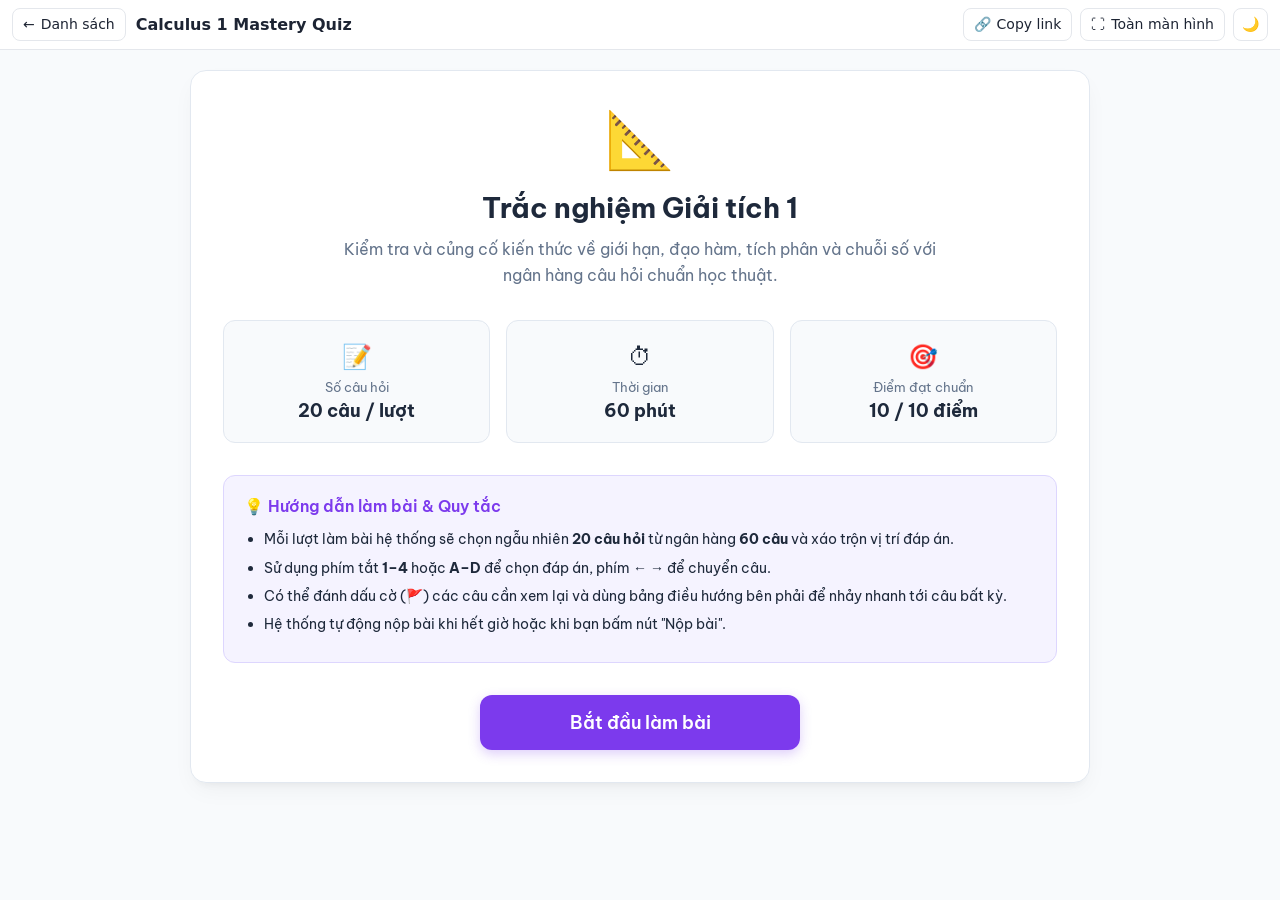
<file: exams/calculus-1-mastery-quiz.html>
<!DOCTYPE html>
<html lang="vi">
<head><!--quiz-guard--><script>if(window.top===window.self)location.replace('../play.html?e='+encodeURIComponent(location.pathname.split('/').pop().replace(/\.html$/,'')))</script><!--/quiz-guard-->

    <meta charset="UTF-8">
    <meta name="viewport" content="width=device-width, initial-scale=1.0">
    <title>Trắc nghiệm Giải tích 1 - Luyện thi trực tuyến</title>
    <link rel="preconnect" href="https://fonts.googleapis.com">
    <link rel="preconnect" href="https://fonts.gstatic.com" crossorigin>
    <link href="https://fonts.googleapis.com/css2?family=Be+Vietnam+Pro:ital,wght@0,300;0,400;0,500;0,600;0,700;1,400&display=swap" rel="stylesheet">
    <style>
        :root {
            --primary: #7c3aed;
            --primary-hover: #6d28d9;
            --primary-light: #f5f3ff;
            --primary-border: #ddd6fe;
            --bg-main: #f8fafc;
            --bg-card: #ffffff;
            --text-main: #1e293b;
            --text-secondary: #64748b;
            --border-color: #e2e8f0;
            --success: #10b981;
            --success-light: #ecfdf5;
            --danger: #ef4444;
            --danger-light: #fef2f2;
            --warning: #f59e0b;
            --warning-light: #fffbeb;
            --shadow: 0 10px 25px -5px rgba(0, 0, 0, 0.05), 0 8px 10px -6px rgba(0, 0, 0, 0.05);
            --radius: 16px;
        }

        @media (prefers-color-scheme: dark) {
            :root {
                --primary: #8b5cf6;
                --primary-hover: #7c3aed;
                --primary-light: rgba(139, 92, 246, 0.15);
                --primary-border: #4c1d95;
                --bg-main: #0f172a;
                --bg-card: #1e293b;
                --text-main: #f1f5f9;
                --text-secondary: #94a3b8;
                --border-color: #334155;
                --success: #34d399;
                --success-light: rgba(52, 211, 153, 0.15);
                --danger: #f87171;
                --danger-light: rgba(248, 113, 113, 0.15);
                --warning: #fbbf24;
                --warning-light: rgba(251, 191, 36, 0.15);
                --shadow: 0 10px 25px -5px rgba(0, 0, 0, 0.3), 0 8px 10px -6px rgba(0, 0, 0, 0.3);
            }
        }

        * {
            box-sizing: border-box;
            margin: 0;
            padding: 0;
            font-family: 'Be Vietnam Pro', sans-serif;
            transition: background-color 0.2s ease, border-color 0.2s ease, color 0.2s ease;
        }

        body {
            background-color: var(--bg-main);
            color: var(--text-main);
            min-height: 100vh;
            display: flex;
            flex-direction: column;
            justify-content: flex-start;
            align-items: center;
            padding: 20px;
        }

        .container {
            width: 100%;
            max-width: 900px;
            margin: 0 auto;
        }

        /* MATH FORMULA STYLING */
        .math {
            font-family: 'Times New Roman', Times, serif, sans-serif;
            font-style: italic;
        }
        .math-block {
            display: inline-block;
            background: var(--bg-main);
            padding: 4px 10px;
            border-radius: 6px;
            border: 1px solid var(--border-color);
            margin: 4px 0;
            font-family: 'Times New Roman', Times, serif;
            font-style: italic;
            font-size: 1.05em;
        }
        sup {
            font-size: 0.75em;
            vertical-align: super;
        }
        sub {
            font-size: 0.75em;
            vertical-align: sub;
        }
        .fraction {
            display: inline-flex;
            flex-direction: column;
            vertical-align: middle;
            text-align: center;
            font-size: 0.9em;
            margin: 0 3px;
        }
        .numerator {
            border-bottom: 1px solid currentColor;
            padding-bottom: 1px;
        }
        .denominator {
            padding-top: 1px;
        }
        .root-symbol {
            display: inline-block;
            vertical-align: middle;
        }
        .radicand {
            border-top: 1px solid currentColor;
            padding-top: 1px;
            display: inline-block;
        }

        /* SCREENS */
        .screen {
            display: none;
            width: 100%;
            animation: fadeIn 0.3s ease-in-out forwards;
        }
        .screen.active {
            display: block;
        }

        @keyframes fadeIn {
            from { opacity: 0; transform: translateY(8px); }
            to { opacity: 1; transform: translateY(0); }
        }

        /* CARD STYLE */
        .card {
            background-color: var(--bg-card);
            border-radius: var(--radius);
            box-shadow: var(--shadow);
            border: 1px solid var(--border-color);
            padding: 32px;
            margin-bottom: 24px;
        }

        /* BUTTONS */
        .btn {
            display: inline-flex;
            align-items: center;
            justify-content: center;
            gap: 8px;
            background-color: var(--primary);
            color: white;
            font-weight: 600;
            font-size: 16px;
            padding: 12px 24px;
            border-radius: 12px;
            border: none;
            cursor: pointer;
            box-shadow: 0 4px 12px rgba(124, 58, 237, 0.25);
            transition: background-color 0.2s, transform 0.1s, box-shadow 0.2s;
        }
        .btn:hover {
            background-color: var(--primary-hover);
            box-shadow: 0 6px 16px rgba(124, 58, 237, 0.35);
        }
        .btn:active {
            transform: scale(0.98);
        }
        .btn-secondary {
            background-color: transparent;
            color: var(--text-main);
            border: 1px solid var(--border-color);
            box-shadow: none;
        }
        .btn-secondary:hover {
            background-color: var(--bg-main);
            border-color: var(--text-secondary);
            box-shadow: none;
        }
        .btn-outline-danger {
            background-color: transparent;
            color: var(--danger);
            border: 1px solid var(--danger);
            box-shadow: none;
        }
        .btn-outline-danger:hover {
            background-color: var(--danger-light);
        }

        /* START SCREEN */
        .start-header {
            text-align: center;
            margin-bottom: 32px;
        }
        .start-icon {
            font-size: 56px;
            margin-bottom: 16px;
            display: inline-block;
            animation: bounce 2s infinite;
        }
        @keyframes bounce {
            0%, 100% { transform: translateY(0); }
            50% { transform: translateY(-8px); }
        }
        .start-title {
            font-size: 28px;
            font-weight: 700;
            margin-bottom: 12px;
            color: var(--text-main);
        }
        .start-desc {
            color: var(--text-secondary);
            font-size: 16px;
            line-height: 1.6;
            max-width: 600px;
            margin: 0 auto;
        }
        .info-grid {
            display: grid;
            grid-template-columns: repeat(3, 1fr);
            gap: 16px;
            margin-bottom: 32px;
        }
        .info-box {
            background: var(--bg-main);
            border: 1px solid var(--border-color);
            border-radius: 12px;
            padding: 20px;
            text-align: center;
        }
        .info-box .icon {
            font-size: 24px;
            margin-bottom: 8px;
        }
        .info-box .label {
            font-size: 13px;
            color: var(--text-secondary);
            margin-bottom: 4px;
        }
        .info-box .value {
            font-size: 18px;
            font-weight: 700;
            color: var(--text-main);
        }
        .instructions-box {
            background: var(--primary-light);
            border: 1px solid var(--primary-border);
            border-radius: 12px;
            padding: 20px;
            margin-bottom: 32px;
        }
        .instructions-box h3 {
            font-size: 16px;
            font-weight: 600;
            margin-bottom: 12px;
            color: var(--primary);
            display: flex;
            align-items: center;
            gap: 8px;
        }
        .instructions-box ul {
            padding-left: 20px;
            color: var(--text-main);
            font-size: 14px;
            line-height: 1.6;
        }
        .instructions-box li {
            margin-bottom: 6px;
        }
        .start-action {
            text-align: center;
        }
        .start-action .btn {
            font-size: 18px;
            padding: 16px 40px;
            width: 100%;
            max-width: 320px;
        }

        /* QUIZ SCREEN */
        .quiz-layout {
            display: grid;
            grid-template-columns: 1fr 300px;
            gap: 24px;
            align-items: start;
        }
        @media (max-width: 850px) {
            .quiz-layout {
                grid-template-columns: 1fr;
            }
            .sidebar-panel {
                display: none;
            }
        }

        /* STICKY TOPBAR */
        .quiz-topbar {
            position: sticky;
            top: 10px;
            z-index: 100;
            background: var(--bg-card);
            border: 1px solid var(--border-color);
            border-radius: 12px;
            padding: 12px 20px;
            margin-bottom: 20px;
            display: flex;
            align-items: center;
            justify-content: space-between;
            box-shadow: var(--shadow);
        }
        .topbar-title {
            font-weight: 600;
            font-size: 15px;
            white-space: nowrap;
            overflow: hidden;
            text-overflow: ellipsis;
            max-width: 200px;
        }
        .progress-info {
            font-size: 14px;
            font-weight: 500;
            color: var(--text-secondary);
        }
        .timer-pill {
            background: var(--primary-light);
            color: var(--primary);
            border: 1px solid var(--primary-border);
            padding: 6px 14px;
            border-radius: 20px;
            font-weight: 600;
            font-size: 14px;
            display: flex;
            align-items: center;
            gap: 6px;
        }
        .timer-pill.warning {
            background: var(--warning-light);
            color: var(--warning);
            border-color: var(--warning);
        }
        .timer-pill.danger {
            background: var(--danger-light);
            color: var(--danger);
            border-color: var(--danger);
            animation: pulse 1s infinite;
        }
        @keyframes pulse {
            0%, 100% { opacity: 1; }
            50% { opacity: 0.5; }
        }

        /* QUESTION CONTAINER */
        .question-card {
            margin-bottom: 20px;
        }
        .question-header {
            display: flex;
            justify-content: space-between;
            align-items: center;
            margin-bottom: 16px;
        }
        .question-meta {
            display: flex;
            gap: 8px;
            align-items: center;
        }
        .badge {
            font-size: 12px;
            font-weight: 600;
            padding: 4px 10px;
            border-radius: 6px;
            text-transform: uppercase;
        }
        .badge-qnum {
            background: var(--primary-light);
            color: var(--primary);
            border: 1px solid var(--primary-border);
        }
        .badge-level {
            background: var(--bg-main);
            color: var(--text-secondary);
            border: 1px solid var(--border-color);
        }
        .flag-btn {
            background: none;
            border: 1px solid var(--border-color);
            padding: 6px 12px;
            border-radius: 8px;
            cursor: pointer;
            font-size: 13px;
            font-weight: 500;
            color: var(--text-secondary);
            display: flex;
            align-items: center;
            gap: 6px;
        }
        .flag-btn.flagged {
            background: var(--warning-light);
            color: var(--warning);
            border-color: var(--warning);
        }
        .question-text {
            font-size: 18px;
            font-weight: 600;
            line-height: 1.6;
            margin-bottom: 24px;
            color: var(--text-main);
        }

        /* OPTIONS LIST */
        .options-list {
            display: flex;
            flex-direction: column;
            gap: 12px;
            margin-bottom: 24px;
        }
        .option-item {
            display: flex;
            align-items: center;
            gap: 16px;
            padding: 16px 20px;
            background: var(--bg-main);
            border: 2px solid var(--border-color);
            border-radius: 12px;
            cursor: pointer;
            font-size: 16px;
            font-weight: 500;
            color: var(--text-main);
            transition: all 0.15s ease;
        }
        .option-item:hover {
            border-color: var(--primary-border);
            background: var(--primary-light);
        }
        .option-item.selected {
            border-color: var(--primary);
            background: var(--primary-light);
            color: var(--primary);
            font-weight: 600;
        }
        .option-label {
            width: 32px;
            height: 32px;
            border-radius: 50%;
            background: var(--bg-card);
            border: 1px solid var(--border-color);
            display: flex;
            align-items: center;
            justify-content: center;
            font-weight: 600;
            font-size: 14px;
            flex-shrink: 0;
            color: var(--text-secondary);
        }
        .option-item.selected .option-label {
            background: var(--primary);
            color: white;
            border-color: var(--primary);
        }

        /* NAVIGATION FOOTER */
        .quiz-nav-footer {
            display: flex;
            justify-content: space-between;
            align-items: center;
        }

        /* SIDEBAR PANEL */
        .sidebar-panel {
            background: var(--bg-card);
            border: 1px solid var(--border-color);
            border-radius: var(--radius);
            padding: 24px;
            box-shadow: var(--shadow);
            position: sticky;
            top: 80px;
        }
        .sidebar-title {
            font-size: 16px;
            font-weight: 600;
            margin-bottom: 16px;
            display: flex;
            align-items: center;
            justify-content: space-between;
        }
        .grid-nav {
            display: grid;
            grid-template-columns: repeat(5, 1fr);
            gap: 8px;
            margin-bottom: 20px;
        }
        .grid-nav-item {
            aspect-ratio: 1;
            background: var(--bg-main);
            border: 1px solid var(--border-color);
            border-radius: 8px;
            font-size: 14px;
            font-weight: 600;
            display: flex;
            align-items: center;
            justify-content: center;
            cursor: pointer;
            position: relative;
            color: var(--text-secondary);
        }
        .grid-nav-item:hover {
            border-color: var(--text-secondary);
        }
        .grid-nav-item.current {
            border-color: var(--primary);
            color: var(--primary);
            box-shadow: 0 0 0 2px var(--primary-border);
        }
        .grid-nav-item.answered {
            background: var(--primary);
            color: white;
            border-color: var(--primary);
        }
        .grid-nav-item.flagged::after {
            content: '🚩';
            position: absolute;
            top: -4px;
            right: -4px;
            font-size: 10px;
        }
        .sidebar-legend {
            display: flex;
            flex-direction: column;
            gap: 8px;
            font-size: 13px;
            color: var(--text-secondary);
            border-top: 1px solid var(--border-color);
            padding-top: 16px;
        }
        .legend-item {
            display: flex;
            align-items: center;
            gap: 8px;
        }
        .legend-dot {
            width: 12px;
            height: 12px;
            border-radius: 4px;
        }

        /* MOBILE DRAWER TOGGLE */
        .mobile-drawer-btn {
            display: none;
            position: fixed;
            bottom: 20px;
            right: 20px;
            z-index: 99;
            background: var(--primary);
            color: white;
            border-radius: 50px;
            padding: 12px 20px;
            font-weight: 600;
            box-shadow: 0 4px 12px rgba(0,0,0,0.2);
            border: none;
            cursor: pointer;
        }
        @media (max-width: 850px) {
            .mobile-drawer-btn {
                display: flex;
                align-items: center;
                gap: 8px;
            }
        }

        /* MODAL */
        .modal-backdrop {
            position: fixed;
            top: 0;
            left: 0;
            width: 100%;
            height: 100%;
            background: rgba(0, 0, 0, 0.5);
            backdrop-filter: blur(4px);
            z-index: 1000;
            display: flex;
            align-items: center;
            justify-content: center;
            opacity: 0;
            pointer-events: none;
            transition: opacity 0.2s ease;
        }
        .modal-backdrop.open {
            opacity: 1;
            pointer-events: auto;
        }
        .modal-card {
            background: var(--bg-card);
            border-radius: var(--radius);
            border: 1px solid var(--border-color);
            width: 100%;
            max-width: 450px;
            padding: 28px;
            box-shadow: var(--shadow);
            transform: scale(0.95);
            transition: transform 0.2s ease;
        }
        .modal-backdrop.open .modal-card {
            transform: scale(1);
        }
        .modal-title {
            font-size: 20px;
            font-weight: 700;
            margin-bottom: 12px;
            color: var(--text-main);
        }
        .modal-desc {
            font-size: 15px;
            color: var(--text-secondary);
            line-height: 1.5;
            margin-bottom: 24px;
        }
        .modal-actions {
            display: flex;
            gap: 12px;
            justify-content: flex-end;
        }

        /* MOBILE DRAWER MODAL */
        .drawer-backdrop {
            position: fixed;
            top: 0;
            left: 0;
            width: 100%;
            height: 100%;
            background: rgba(0,0,0,0.5);
            z-index: 1000;
            display: flex;
            align-items: flex-end;
            opacity: 0;
            pointer-events: none;
            transition: opacity 0.2s;
        }
        .drawer-backdrop.open {
            opacity: 1;
            pointer-events: auto;
        }
        .drawer-content {
            background: var(--bg-card);
            width: 100%;
            border-top-left-radius: 20px;
            border-top-right-radius: 20px;
            padding: 24px;
            max-height: 80vh;
            overflow-y: auto;
            transform: translateY(100%);
            transition: transform 0.3s ease;
        }
        .drawer-backdrop.open .drawer-content {
            transform: translateY(0);
        }

        /* RESULT SCREEN */
        .result-hero {
            text-align: center;
            padding: 20px 0 32px;
        }
        .score-circle-container {
            position: relative;
            width: 160px;
            height: 160px;
            margin: 0 auto 20px;
        }
        .score-circle-svg {
            transform: rotate(-90deg);
            width: 160px;
            height: 160px;
        }
        .score-circle-bg {
            fill: none;
            stroke: var(--border-color);
            stroke-width: 12;
        }
        .score-circle-progress {
            fill: none;
            stroke: var(--primary);
            stroke-width: 12;
            stroke-linecap: round;
            stroke-dasharray: 440;
            stroke-dashoffset: 440;
            transition: stroke-dashoffset 1s ease-in-out;
        }
        .score-circle-text {
            position: absolute;
            top: 0;
            left: 0;
            width: 100%;
            height: 100%;
            display: flex;
            flex-direction: column;
            align-items: center;
            justify-content: center;
        }
        .score-number {
            font-size: 36px;
            font-weight: 700;
            color: var(--text-main);
            line-height: 1;
        }
        .score-max {
            font-size: 14px;
            color: var(--text-secondary);
        }
        .result-badge {
            display: inline-block;
            font-size: 14px;
            font-weight: 700;
            padding: 6px 16px;
            border-radius: 20px;
            margin-bottom: 12px;
            text-transform: uppercase;
        }
        .result-badge.pass {
            background: var(--success-light);
            color: var(--success);
            border: 1px solid var(--success);
        }
        .result-badge.fail {
            background: var(--danger-light);
            color: var(--danger);
            border: 1px solid var(--danger);
        }
        .result-comment {
            font-size: 16px;
            color: var(--text-secondary);
            max-width: 500px;
            margin: 0 auto;
            line-height: 1.5;
        }
        .stats-grid {
            display: grid;
            grid-template-columns: repeat(4, 1fr);
            gap: 16px;
            margin-bottom: 32px;
        }
        @media (max-width: 650px) {
            .stats-grid {
                grid-template-columns: repeat(2, 1fr);
            }
        }
        .stat-card {
            background: var(--bg-main);
            border: 1px solid var(--border-color);
            border-radius: 12px;
            padding: 16px;
            text-align: center;
        }
        .stat-card .val {
            font-size: 24px;
            font-weight: 700;
            margin-bottom: 4px;
        }
        .stat-card .lbl {
            font-size: 13px;
            color: var(--text-secondary);
        }

        /* REVIEW SECTION & TABS */
        .review-tabs {
            display: flex;
            gap: 8px;
            margin-bottom: 20px;
            border-bottom: 1px solid var(--border-color);
            padding-bottom: 12px;
            overflow-x: auto;
        }
        .tab-btn {
            background: var(--bg-main);
            border: 1px solid var(--border-color);
            padding: 8px 16px;
            border-radius: 8px;
            font-size: 14px;
            font-weight: 600;
            cursor: pointer;
            color: var(--text-secondary);
            white-space: nowrap;
        }
        .tab-btn.active {
            background: var(--primary);
            color: white;
            border-color: var(--primary);
        }
        .review-item {
            background: var(--bg-main);
            border: 1px solid var(--border-color);
            border-radius: 12px;
            padding: 20px;
            margin-bottom: 16px;
        }
        .review-item-header {
            display: flex;
            justify-content: space-between;
            align-items: center;
            margin-bottom: 12px;
        }
        .review-question-text {
            font-size: 16px;
            font-weight: 600;
            margin-bottom: 12px;
            color: var(--text-main);
        }
        .review-options {
            display: flex;
            flex-direction: column;
            gap: 8px;
            margin-bottom: 12px;
        }
        .review-opt {
            padding: 10px 14px;
            border-radius: 8px;
            font-size: 14px;
            border: 1px solid var(--border-color);
            background: var(--bg-card);
        }
        .review-opt.correct {
            background: var(--success-light);
            border-color: var(--success);
            color: var(--success);
            font-weight: 600;
        }
        .review-opt.incorrect {
            background: var(--danger-light);
            border-color: var(--danger);
            color: var(--danger);
            font-weight: 600;
        }
        .explanation-box {
            background: var(--primary-light);
            border: 1px solid var(--primary-border);
            border-radius: 8px;
            padding: 12px 16px;
            font-size: 14px;
            color: var(--text-main);
            line-height: 1.5;
        }
        .explanation-box strong {
            color: var(--primary);
        }
        .result-actions {
            display: flex;
            gap: 12px;
            justify-content: center;
            margin-top: 32px;
        }
    </style>
</head>
<body>

    <div class="container">
        <!-- 1. MÀN HÌNH BẮT ĐẦU -->
        <div id="start-screen" class="screen active">
            <div class="card">
                <div class="start-header">
                    <div class="start-icon">📐</div>
                    <h1 class="start-title">Trắc nghiệm Giải tích 1</h1>
                    <p class="start-desc">Kiểm tra và củng cố kiến thức về giới hạn, đạo hàm, tích phân và chuỗi số với ngân hàng câu hỏi chuẩn học thuật.</p>
                </div>
                
                <div class="info-grid">
                    <div class="info-box">
                        <div class="icon">📝</div>
                        <div class="label">Số câu hỏi</div>
                        <div class="value">20 câu / lượt</div>
                    </div>
                    <div class="info-box">
                        <div class="icon">⏱</div>
                        <div class="label">Thời gian</div>
                        <div class="value">60 phút</div>
                    </div>
                    <div class="info-box">
                        <div class="icon">🎯</div>
                        <div class="label">Điểm đạt chuẩn</div>
                        <div class="value">10 / 10 điểm</div>
                    </div>
                </div>

                <div class="instructions-box">
                    <h3>💡 Hướng dẫn làm bài & Quy tắc</h3>
                    <ul>
                        <li>Mỗi lượt làm bài hệ thống sẽ chọn ngẫu nhiên <strong>20 câu hỏi</strong> từ ngân hàng <strong>60 câu</strong> và xáo trộn vị trí đáp án.</li>
                        <li>Sử dụng phím tắt <strong>1–4</strong> hoặc <strong>A–D</strong> để chọn đáp án, phím <strong>← →</strong> để chuyển câu.</li>
                        <li>Có thể đánh dấu cờ (🚩) các câu cần xem lại và dùng bảng điều hướng bên phải để nhảy nhanh tới câu bất kỳ.</li>
                        <li>Hệ thống tự động nộp bài khi hết giờ hoặc khi bạn bấm nút "Nộp bài".</li>
                    </ul>
                </div>

                <div class="start-action">
                    <button id="start-btn" class="btn" type="button">Bắt đầu làm bài</button>
                </div>
            </div>
        </div>

        <!-- 2. MÀN HÌNH LÀM BÀI -->
        <div id="quiz-screen" class="screen">
            <div class="quiz-topbar">
                <div class="topbar-title">Giải tích 1</div>
                <div class="progress-info" id="progress-text">Đã làm 0/20 câu</div>
                <div class="timer-pill" id="timer-display">
                    <span>⏱</span> <span id="time-left">60:00</span>
                </div>
            </div>

            <div class="quiz-layout">
                <!-- Khu vực câu hỏi chính -->
                <div class="quiz-main-area">
                    <div class="card question-card">
                        <div class="question-header">
                            <div class="question-meta">
                                <span class="badge badge-qnum" id="q-num-badge">Câu 1</span>
                                <span class="badge badge-level" id="q-level-badge">Trung bình</span>
                            </div>
                            <button class="flag-btn" id="flag-btn" type="button">
                                <span id="flag-icon">🚩</span> <span id="flag-text">Đánh dấu xem lại</span>
                            </button>
                        </div>
                        
                        <div class="question-text" id="question-text-content">
                            <!-- Nội dung câu hỏi -->
                        </div>

                        <div class="options-list" id="options-container">
                            <!-- Danh sách đáp án -->
                        </div>

                        <div class="quiz-nav-footer">
                            <button class="btn btn-secondary" id="prev-btn" type="button">← Câu trước</button>
                            <button class="btn" id="next-btn" type="button">Câu tiếp →</button>
                        </div>
                    </div>

                    <div style="text-align: right;">
                        <button class="btn btn-outline-danger" id="submit-confirm-btn" type="button">Nộp bài thi</button>
                    </div>
                </div>

                <!-- Bảng điều hướng sidebar (Máy tính) -->
                <div class="sidebar-panel">
                    <div class="sidebar-title">
                        <span>Danh sách câu hỏi</span>
                        <span id="answered-count-badge" style="font-size: 13px; color: var(--text-secondary);">0/20</span>
                    </div>
                    <div class="grid-nav" id="sidebar-grid">
                        <!-- Các ô số câu -->
                    </div>
                    <div class="sidebar-legend">
                        <div class="legend-item"><div class="legend-dot" style="background: var(--primary);"></div> Đã trả lời</div>
                        <div class="legend-item"><div class="legend-dot" style="background: var(--bg-main); border: 1px solid var(--border-color);"></div> Chưa làm</div>
                        <div class="legend-item"><div class="legend-dot" style="background: var(--warning);"></div> Đã đánh dấu (🚩)</div>
                    </div>
                </div>
            </div>
        </div>

        <!-- 3. MÀN HÌNH KẾT QUẢ -->
        <div id="result-screen" class="screen">
            <div class="card">
                <div class="result-hero">
                    <div class="score-circle-container">
                        <svg class="score-circle-svg" viewBox="0 0 160 160">
                            <circle class="score-circle-bg" cx="80" cy="80" r="70"></circle>
                            <circle class="score-circle-progress" id="score-progress-ring" cx="80" cy="80" r="70"></circle>
                        </svg>
                        <div class="score-circle-text">
                            <div class="score-number" id="final-score-val">0.0</div>
                            <div class="score-max">/ 10 điểm</div>
                        </div>
                    </div>
                    <div id="result-badge-container">
                        <!-- Nhãn Đạt / Chưa đạt -->
                    </div>
                    <p class="result-comment" id="result-comment-text">Đang phân tích kết quả...</p>
                </div>

                <div class="stats-grid">
                    <div class="stat-card">
                        <div class="val" id="stat-correct" style="color: var(--success);">0</div>
                        <div class="lbl">Số câu đúng</div>
                    </div>
                    <div class="stat-card">
                        <div class="val" id="stat-incorrect" style="color: var(--danger);">0</div>
                        <div class="lbl">Số câu sai</div>
                    </div>
                    <div class="stat-card">
                        <div class="val" id="stat-skipped" style="color: var(--text-secondary);">0</div>
                        <div class="lbl">Bỏ trống</div>
                    </div>
                    <div class="stat-card">
                        <div class="val" id="stat-time" style="color: var(--primary);">00:00</div>
                        <div class="lbl">Thời gian làm</div>
                    </div>
                </div>

                <div style="margin-top: 32px;">
                    <h3 style="font-size: 18px; font-weight: 700; margin-bottom: 16px;">Xem lại chi tiết đáp án</h3>
                    <div class="review-tabs">
                        <button class="tab-btn active" data-filter="all" type="button">Tất cả (20)</button>
                        <button class="tab-btn" data-filter="incorrect" type="button">Sai / Bỏ trống</button>
                        <button class="tab-btn" data-filter="flagged" type="button">Đã đánh dấu</button>
                    </div>
                    <div id="review-list-container">
                        <!-- Danh sách xem lại -->
                    </div>
                </div>

                <div class="result-actions">
                    <button class="btn btn-secondary" id="review-from-start-btn" type="button">Xem lại từ đầu</button>
                    <button class="btn" id="retry-btn" type="button">🔄 Làm đề mới</button>
                </div>
            </div>
        </div>
    </div>

    <!-- Nút mở drawer danh sách câu hỏi trên Mobile -->
    <button class="mobile-drawer-btn" id="mobile-drawer-toggle" type="button">
        <span>📋 Danh sách câu</span>
    </button>

    <!-- Modal xác nhận nộp bài -->
    <div class="modal-backdrop" id="submit-modal">
        <div class="modal-card">
            <h3 class="modal-title">Xác nhận nộp bài?</h3>
            <p class="modal-desc" id="modal-submit-desc">Bạn còn một số câu chưa trả lời. Bạn có chắc chắn muốn nộp bài ngay bây giờ không?</p>
            <div class="modal-actions">
                <button class="btn btn-secondary" id="modal-cancel-btn" type="button">Tiếp tục làm</button>
                <button class="btn" id="modal-confirm-btn" type="button">Nộp bài</button>
            </div>
        </div>
    </div>

    <!-- Drawer danh sách câu hỏi (Mobile) -->
    <div class="drawer-backdrop" id="mobile-drawer">
        <div class="drawer-content">
            <div style="display: flex; justify-content: space-between; align-items: center; margin-bottom: 16px;">
                <h3 style="font-size: 16px; font-weight: 600;">Danh sách câu hỏi</h3>
                <button class="btn btn-secondary" id="drawer-close-btn" style="padding: 6px 12px; font-size: 14px;" type="button">Đóng</button>
            </div>
            <div class="grid-nav" id="drawer-grid" style="grid-template-columns: repeat(5, 1fr);">
                <!-- Mobile grid items -->
            </div>
        </div>
    </div>

    <script>
        // NGÂN HÀNG 60 CÂU HỎI GIẢI TÍCH 1
        const questionBank = [
            // 1-10: Giới hạn hàm số & Vô cùng bé
            {
                id: 1, level: "de",
                text: "Tính giới hạn: <span class='math-block'>lim<sub>x → 0</sub> <span class='fraction'><span class='numerator'>sin(3x)</span><span class='denominator'>x</span></span></span>",
                options: ["3", "1/3", "0", "1"], correct: 0,
                explanation: "Áp dụng giới hạn đặc biệt <span class='math'>lim<sub>u → 0</sub> (sin u)/u = 1</span>, ta có <span class='math'>lim<sub>x → 0</sub> [sin(3x)/(3x)] · 3 = 1 · 3 = 3</span>."
            },
            {
                id: 2, level: "de",
                text: "Tìm giới hạn: <span class='math-block'>lim<sub>x → +∞</sub> <span class='fraction'><span class='numerator'>2x<sup>2</sup> - x + 1</span><span class='denominator'>3x<sup>2</sup> + 5</span></span></span>",
                options: ["2/3", "0", "+∞", "3/2"], correct: 0,
                explanation: "Chia cả tử và mẫu cho <span class='math'>x<sup>2</sup></span> (bậc cao nhất của mẫu), ta được <span class='math'>lim<sub>x → +∞</sub> (2 - 1/x + 1/x<sup>2</sup>)/(3 + 5/x<sup>2</sup>) = 2/3</span>."
            },
            {
                id: 3, level: "trungbinh",
                text: "Tính giới hạn: <span class='math-block'>lim<sub>x → 0</sub> <span class='fraction'><span class='numerator'>ln(1 + 4x)</span><span class='denominator'>tan(2x)</span></span></span>",
                options: ["2", "1/2", "4", "0"], correct: 0,
                explanation: "Sử dụng các vô cùng bé tương đương khi <span class='math'>x → 0</span>: <span class='math'>ln(1 + 4x) ~ 4x</span> và <span class='math'>tan(2x) ~ 2x</span>. Do đó giới hạn bằng <span class='math'>4x / 2x = 2</span>."
            },
            {
                id: 4, level: "trungbinh",
                text: "Cho hàm số <span class='math'>f(x) = <span class='fraction'><span class='numerator'>x<sup>2</sup> - 4</span><span class='denominator'>x - 2</span></span></span> khi <span class='math'>x ≠ 2</span>. Để <span class='math'>f(x)</span> liên tục tại <span class='math'>x = 2</span>, giá trị <span class='math'>f(2)</span> phải bằng:",
                options: ["4", "2", "0", "1"], correct: 0,
                explanation: "Ta có <span class='math'>lim<sub>x → 2</sub> (x<sup>2</sup> - 4)/(x - 2) = lim<sub>x → 2</sub> (x + 2) = 4</span>. Để hàm liên tục tại điểm này thì giá trị tại điểm phải bằng giới hạn."
            },
            {
                id: 5, level: "kho",
                text: "Tính giới hạn: <span class='math-block'>lim<sub>x → 0</sub> (1 + 3x)<sup><span class='fraction'><span class='numerator'>2</span><span class='denominator'>x</span></span></sup></span>",
                options: ["e<sup>6</sup>", "e<sup>3</sup>", "e<sup>2</sup>", "1"], correct: 0,
                explanation: "Biến đổi về dạng <span class='math'>e<sup>lim x → 0 [2/x · ln(1 + 3x)]</sup> = e<sup>lim x → 0 [6x / x]</sup> = e<sup>6</sup></span>."
            },
            {
                id: 6, level: "de",
                text: "Tìm giới hạn: <span class='math-block'>lim<sub>x → 1</sub> <span class='fraction'><span class='numerator'>x<sup>3</sup> - 1</span><span class='denominator'>x - 1</span></span></span>",
                options: ["3", "1", "0", "2"], correct: 0,
                explanation: "Phân tích tử thành nhân tử: <span class='math'>x<sup>3</sup> - 1 = (x - 1)(x<sup>2</sup> + x + 1)</span>. Rút gọn cho <span class='math'>x - 1</span> ta được <span class='math'>lim<sub>x → 1</sub> (x<sup>2</sup> + x + 1) = 3</span>."
            },
            {
                id: 7, level: "trungbinh",
                text: "Tính giới hạn: <span class='math-block'>lim<sub>x → 0</sub> <span class='fraction'><span class='numerator'>1 - cos(2x)</span><span class='denominator'>x<sup>2</sup></span></span></span>",
                options: ["2", "1", "4", "0"], correct: 0,
                explanation: "Sử dụng vô cùng bé tương đương <span class='math'>1 - cos(u) ~ u<sup>2</sup>/2</span>. Ta có <span class='math'>1 - cos(2x) ~ (2x)<sup>2</sup>/2 = 2x<sup>2</sup></span>. Khi đó giới hạn bằng <span class='math'>2x<sup>2</sup> / x<sup>2</sup> = 2</span>."
            },
            {
                id: 8, level: "kho",
                text: "Tính giới hạn: <span class='math-block'>lim<sub>x → 0</sub> <span class='fraction'><span class='numerator'>e<sup>x</sup> - e<sup>-x</sup> - 2sin(x)</span><span class='denominator'>x<sup>3</sup></span></span></span>",
                options: ["0", "1/3", "1", "-1"], correct: 0,
                explanation: "Khai triển Taylor: <span class='math'>e<sup>x</sup> = 1 + x + x<sup>2</sup>/2 + x<sup>3</sup>/6 + o(x<sup>3</sup>)</span>, <span class='math'>e<sup>-x</sup> = 1 - x + x<sup>2</sup>/2 - x<sup>3</sup>/6 + o(x<sup>3</sup>)</span>, <span class='math'>sin(x) = x - x<sup>3</sup>/6 + o(x<sup>3</sup>)</span>. Thay vào tử ta được <span class='math'>(2x<sup>3</sup>/3 - 2x<sup>3</sup>/6) / x<sup>3</sup> = 0</span>."
            },
            {
                id: 9, level: "de",
                text: "Giới hạn nào sau đây có giá trị bằng <span class='math'>e</span>?",
                options: ["<span class='math'>lim<sub>x → ∞</sub> (1 + 1/x)<sup>x</sup></span>", "<span class='math'>lim<sub>x → 0</sub> (1 + x)<sup>1/x</sup></span>", "Cả A và B đều đúng", "<span class='math'>lim<sub>x → 0</sub> (1 + x)<sup>x</sup></span>"], correct: 2,
                explanation: "Cả hai giới hạn kinh điển trên đều định nghĩa số <span class='math'>e</span>."
            },
            {
                id: 10, level: "trungbinh",
                text: "Tìm giới hạn: <span class='math-block'>lim<sub>x → +∞</sub> (<span class='root-symbol'>√</span><span class='radicand'>x<sup>2</sup> + x</span> - x)</span>",
                options: ["1/2", "1", "0", "+∞"], correct: 0,
                explanation: "Nhân lượng liên hợp: <span class='math'>(<span class='root-symbol'>√</span><span class='radicand'>x<sup>2</sup> + x</span> - x)(<span class='root-symbol'>√</span><span class='radicand'>x<sup>2</sup> + x</span> + x) / (<span class='root-symbol'>√</span><span class='radicand'>x<sup>2</sup> + x</span> + x) = x / (<span class='root-symbol'>√</span><span class='radicand'>x<sup>2</sup> + x</span> + x)</span>. Chia tử và mẫu cho <span class='math'>x</span> ta được kết quả <span class='math'>1/2</span>."
            },

            // 11-25: Đạo hàm & Vi phân
            {
                id: 11, level: "de",
                text: "Đạo hàm của hàm số <span class='math'>f(x) = x<sup>3</sup> · ln(x)</span> với <span class='math'>x > 0</span> là:",
                options: ["<span class='math'>x<sup>2</sup>(3ln(x) + 1)</span>", "<span class='math'>3x<sup>2</sup>ln(x)</span>", "<span class='math'>x<sup>2</sup>(3ln(x) - 1)</span>", "<span class='math'>3x<sup>2</sup> + 1/x</span>"], correct: 0,
                explanation: "Áp dụng quy tắc đạo hàm tích: <span class='math'>f'(x) = (x<sup>3</sup>)'ln(x) + x<sup>3</sup>(ln(x))' = 3x<sup>2</sup>ln(x) + x<sup>3</sup>·(1/x) = x<sup>2</sup>(3ln(x) + 1)</span>."
            },
            {
                id: 12, level: "de",
                text: "Cho hàm số <span class='math'>y = sin<sup>2</sup>(x)</span>. Đạo hàm cấp một <span class='math'>y'</span> là:",
                options: ["<span class='math'>sin(2x)</span>", "<span class='math'>2cos(x)</span>", "<span class='math'>cos<sup>2</sup>(x)</span>", "<span class='math'>-sin(2x)</span>"], correct: 0,
                explanation: "Áp dụng đạo hàm hàm hợp: <span class='math'>y' = 2sin(x) · (sin(x))' = 2sin(x)cos(x) = sin(2x)</span>."
            },
            {
                id: 13, level: "trungbinh",
                text: "Tính đạo hàm cấp 2 của hàm số <span class='math'>f(x) = e<sup>2x</sup>cos(x)</span> tại điểm <span class='math'>x = 0</span>.",
                options: ["3", "4", "0", "1"], correct: 0,
                explanation: "Đạo hàm cấp 1: <span class='math'>f'(x) = 2e<sup>2x</sup>cos(x) - e<sup>2x</sup>sin(x)</span>. Đạo hàm cấp 2: <span class='math'>f''(x) = 4e<sup>2x</sup>cos(x) - 2e<sup>2x</sup>sin(x) - 2e<sup>2x</sup>sin(x) - e<sup>2x</sup>cos(x) = 3e<sup>2x</sup>cos(x) - 4e<sup>2x</sup>sin(x)</span>. Tại <span class='math'>x = 0</span> ta có <span class='math'>f''(0) = 3</span>."
            },
            {
                id: 14, level: "de",
                text: "Vi phân của hàm số <span class='math'>y = x<sup>4</sup> - 3x<sup>2</sup> + 2</span> là:",
                options: ["<span class='math'>(4x<sup>3</sup> - 6x)dx</span>", "<span class='math'>(4x<sup>3</sup> - 6x)</span>", "<span class='math'>4x<sup>3</sup>dx</span>", "<span class='math'>(4x<sup>3</sup> - 6x + 2)dx</span>"], correct: 0,
                explanation: "Công thức vi phân <span class='math'>dy = f'(x)dx</span>. Ta có <span class='math'>f'(x) = 4x<sup>3</sup> - 6x</span>, suy ra <span class='math'>dy = (4x<sup>3</sup> - 6x)dx</span>."
            },
            {
                id: 15, level: "trungbinh",
                text: "Cho hàm ẩn xác định bởi phương trình <span class='math'>x<sup>2</sup> + y<sup>2</sup> = 25</span>. Đạo hàm <span class='math'>y'</span> tại điểm <span class='math'>(3, 4)</span> là:",
                options: ["-3/4", "3/4", "-4/3", "4/3"], correct: 0,
                explanation: "Đạo hàm hai vế theo <span class='math'>x</span>: <span class='math'>2x + 2yy' = 0 ⇒ y' = -x/y</span>. Tại <span class='math'>(3, 4)</span> ta có <span class='math'>y' = -3/4</span>."
            },
            {
                id: 16, level: "kho",
                text: "Đạo hàm cấp <span class='math'>n</span> của hàm số <span class='math'>f(x) = e<sup>ax</sup></span> (với <span class='math'>a</span> là hằng số) là:",
                options: ["<span class='math'>a<sup>n</sup>e<sup>ax</sup></span>", "<span class='math'>n!e<sup>ax</sup></span>", "<span class='math'>ae<sup>ax</sup></span>", "<span class='math'>a<sup>n</sup>x<sup>n</sup>e<sup>ax</sup></span>"], correct: 0,
                explanation: "Đạo hàm cấp 1: <span class='math'>ae<sup>ax</sup></span>, cấp 2: <span class='math'>a<sup>2</sup>e<sup>ax</sup></span>, quy nạp lên ta có đạo hàm cấp <span class='math'>n</span> là <span class='math'>a<sup>n</sup>e<sup>ax</sup></span>."
            },
            {
                id: 17, level: "de",
                text: "Hàm số nào sau đây thỏa mãn hệ thức <span class='math'>y'' + 4y = 0</span>?",
                options: ["<span class='math'>y = sin(2x)</span>", "<span class='math'>y = cos(4x)</span>", "<span class='math'>y = e<sup>-2x</sup></span>", "<span class='math'>y = sin(4x)</span>"], correct: 0,
                explanation: "Với <span class='math'>y = sin(2x)</span>, ta có <span class='math'>y' = 2cos(2x)</span> và <span class='math'>y'' = -4sin(2x)</span>. Do đó <span class='math'>y'' + 4y = -4sin(2x) + 4sin(2x) = 0</span>."
            },
            {
                id: 18, level: "trungbinh",
                text: "Hệ số góc của tiếp tuyến với đồ thị hàm số <span class='math'>y = x<sup>3</sup> - 3x + 1</span> tại điểm có hoành độ <span class='math'>x = 2</span> là:",
                options: ["9", "3", "12", "0"], correct: 0,
                explanation: "Hệ số góc tiếp tuyến chính là đạo hàm tại điểm đó: <span class='math'>y' = 3x<sup>2</sup> - 3</span>. Tại <span class='math'>x = 2</span>, <span class='math'>y'(2) = 3(4) - 3 = 9</span>."
            },
            {
                id: 19, level: "kho",
                text: "Cho hàm số <span class='math'>f(x) = x<sup>3</sup> - 3x</span>. Số điểm cực trị của hàm số này là:",
                options: ["2", "1", "0", "3"], correct: 0,
                explanation: "Ta có <span class='math'>f'(x) = 3x<sup>2</sup> - 3 = 0 ⇔ x = ±1</span>. Phương trình có 2 nghiệm phân biệt và đạo hàm đổi dấu qua các nghiệm này nên hàm số có 2 cực trị."
            },
            {
                id: 20, level: "de",
                text: "Đạo hàm của hàm số <span class='math'>f(x) = arctan(x)</span> là:",
                options: ["<span class='math'><span class='fraction'><span class='numerator'>1</span><span class='denominator'>1 + x<sup>2</sup></span></span></span>", "<span class='math'><span class='fraction'><span class='numerator'>1</span><span class='denominator'><span class='root-symbol'>√</span><span class='radicand'>1 - x<sup>2</sup></span></span></span></span>", "<span class='math'>-<span class='fraction'><span class='numerator'>1</span><span class='denominator'>1 + x<sup>2</sup></span></span></span>", "<span class='math'>cos<sup>2</sup>(x)</span>"], correct: 0,
                explanation: "Theo công thức đạo hàm hàm lượng giác ngược cơ bản, <span class='math'>(arctan(x))' = 1/(1 + x<sup>2</sup>)</span>."
            },
            {
                id: 21, level: "trungbinh",
                text: "Tìm giá trị lớn nhất của hàm số <span class='math'>f(x) = x<sup>3</sup> - 3x</span> trên đoạn <span class='math'>[0, 2]</span>.",
                options: ["2", "0", "-2", "4"], correct: 0,
                explanation: "Đạo hàm <span class='math'>f'(x) = 3x<sup>2</sup> - 3 = 0 ⇒ x = 1</span> (thuộc đoạn). Tính giá trị tại các điểm biên và cực trị: <span class='math'>f(0) = 0</span>, <span class='math'>f(1) = -2</span>, <span class='math'>f(2) = 2</span>. Giá trị lớn nhất là <span class='math'>2</span>."
            },
            {
                id: 22, level: "kho",
                text: "Quy tắc L'Hôpital áp dụng cho dạng vô định nào sau đây?",
                options: ["<span class='math'><span class='fraction'><span class='numerator'>0</span><span class='denominator'>0</span></span></span> hoặc <span class='math'><span class='fraction'><span class='numerator'>∞</span><span class='denominator'>∞</span></span></span>", "<span class='math'>0 · ∞</span>", "<span class='math'>1<sup>∞</sup></span>", "Mọi dạng vô định"], correct: 0,
                explanation: "Quy tắc L'Hôpital chỉ trực tiếp áp dụng cho hai dạng vô định cơ bản là <span class='math'>0/0</span> hoặc <span class='math'>∞/∞</span>."
            },
            {
                id: 23, level: "de",
                text: "Đạo hàm của hàm số <span class='math'>y = 2<sup>x</sup></span> là:",
                options: ["<span class='math'>2<sup>x</sup>ln(2)</span>", "<span class='math'>2<sup>x</sup></span>", "<span class='math'>x · 2<sup>x-1</sup></span>", "<span class='math'><span class='fraction'><span class='numerator'>2<sup>x</sup></span><span class='denominator'>ln(2)</span></span></span>"], correct: 0,
                explanation: "Công thức đạo hàm hàm mũ cơ bản: <span class='math'>(a<sup>x</sup>)' = a<sup>x</sup>ln(a)</span>, nên <span class='math'>(2<sup>x</sup>)' = 2<sup>x</sup>ln(2)</span>."
            },
            {
                id: 24, level: "trungbinh",
                text: "Cho hàm số <span class='math'>f(x) = ln(x<sup>2</sup> + 1)</span>. Đạo hàm <span class='math'>f'(1)</span> bằng:",
                options: ["1", "1/2", "2", "0"], correct: 0,
                explanation: "Ta có <span class='math'>f'(x) = <span class='fraction'><span class='numerator'>2x</span><span class='denominator'>x<sup>2</sup> + 1</span></span></span>. Thay <span class='math'>x = 1</span> vào ta được <span class='math'>f'(1) = <span class='fraction'><span class='numerator'>2</span><span class='denominator'>1 + 1</span></span> = 1</span>."
            },
            {
                id: 25, level: "kho",
                text: "Hàm số <span class='math'>f(x) = |x|<sup>3</sup></span> có đạo hàm cấp mấy tại <span class='math'>x = 0</span>?",
                options: ["Cấp 2", "Cấp 1", "Không có đạo hàm", "Cấp 3"], correct: 0,
                explanation: "Hàm số viết lại là <span class='math'>f(x) = x<sup>3</sup></span> khi <span class='math'>x ≥ 0</span> và <span class='math'>-x<sup>3</sup></span> khi <span class='math'>x < 0</span>. <span class='math'>f'(x) = 3x<sup>2</sup></span> (khi <span class='math'>x ≥ 0</span>) và <span class='math'>-3x<sup>2</sup></span> (khi <span class='math'>x < 0</span>) liên tục tại 0 và <span class='math'>f''(0) = 0</span>. Đạo hàm cấp 3 không tồn tại do đạo hàm cấp 2 không khả vi tại 0."
            },

            // 26-45: Tích phân bất định, xác định & suy rộng
            {
                id: 26, level: "de",
                text: "Tính tích phân bất định: <span class='math-block'>∫ x<sup>2</sup> dx</span>",
                options: ["<span class='math'><span class='fraction'><span class='numerator'>x<sup>3</sup></span><span class='denominator'>3</span></span> + C</span>", "<span class='math'>2x + C</span>", "<span class='math'>x<sup>3</sup> + C</span>", "<span class='math'><span class='fraction'><span class='numerator'>x<sup>3</sup></span><span class='denominator'>2</span></span> + C</span>"], correct: 0,
                explanation: "Áp dụng công thức cơ bản <span class='math'>∫ x<sup>n</sup> dx = <span class='fraction'><span class='numerator'>x<sup>n+1</sup></span><span class='denominator'>n+1</span></span> + C</span> (với <span class='math'>n = 2</span>)."
            },
            {
                id: 27, level: "de",
                text: "Tính tích phân: <span class='math-block'>∫<sub>0</sub><sup>1</sup> e<sup>x</sup> dx</span>",
                options: ["e - 1", "e", "1", "e + 1"], correct: 0,
                explanation: "Nguyên hàm của <span class='math'>e<sup>x</sup></span> chính là <span class='math'>e<sup>x</sup></span>. Áp dụng cận từ 0 đến 1 ta được <span class='math'>e<sup>1</sup> - e<sup>0</sup> = e - 1</span>."
            },
            {
                id: 28, level: "trungbinh",
                text: "Tính tích phân: <span class='math-block'>∫ x · e<sup>x</sup> dx</span>",
                options: ["<span class='math'>(x - 1)e<sup>x</sup> + C</span>", "<span class='math'>(x + 1)e<sup>x</sup> + C</span>", "<span class='math'>x·e<sup>x</sup> + C</span>", "<span class='math'>xe<sup>x</sup> - e<sup>x</sup></span>"], correct: 0,
                explanation: "Sử dụng phương pháp tích phân từng phần với đặt <span class='math'>u = x, dv = e<sup>x</sup>dx</span>: <span class='math'>∫ x e<sup>x</sup> dx = x e<sup>x</sup> - ∫ e<sup>x</sup> dx = (x - 1)e<sup>x</sup> + C</span>."
            },
            {
                id: 29, level: "trungbinh",
                text: "Tính tích phân xác định: <span class='math-block'>∫<sub>0</sub><sup>π/2</sup> sin(x) dx</span>",
                options: ["1", "0", "-1", "π/2"], correct: 0,
                explanation: "Nguyên hàm của <span class='math'>sin(x)</span> là <span class='math'>-cos(x)</span>. Tính theo cận: <span class='math'>-cos(π/2) - (-cos(0)) = 0 - (-1) = 1</span>."
            },
            {
                id: 30, level: "kho",
                text: "Xét tính hội tụ của tích phân suy rộng: <span class='math-block'>∫<sub>1</sub><sup>+∞</sup> <span class='fraction'><span class='numerator'>1</span><span class='denominator'>x<sup>α</sup></span></span> dx</span>",
                options: ["Hội tụ khi <span class='math'>α > 1</span>", "Hội tụ khi <span class='math'>α < 1</span>", "Luôn hội tụ với mọi <span class='math'>α</span>", "Luôn phân kỳ"], correct: 0,
                explanation: "Đây là tích phân suy rộng chuẩn kiểu Riemann (tích phân p), hội tụ khi và chỉ khi số mũ <span class='math'>α > 1</span>."
            },
            {
                id: 31, level: "de",
                text: "Tính tích phân bất định: <span class='math-block'>∫ <span class='fraction'><span class='numerator'>1</span><span class='denominator'>x</span></span> dx</span> (với <span class='math'>x > 0</span>)",
                options: ["<span class='math'>ln(x) + C</span>", "<span class='math'>-<span class='fraction'><span class='numerator'>1</span><span class='denominator'>x<sup>2</sup></span></span> + C</span>", "<span class='math'>e<sup>x</sup> + C</span>", "<span class='math'>x · ln(x) + C</span>"], correct: 0,
                explanation: "Nguyên hàm cơ bản của hàm số <span class='math'>1/x</span> là <span class='math'>ln|x| + C</span>."
            },
            {
                id: 32, level: "trungbinh",
                text: "Tính tích phân bằng phương pháp đổi biến: <span class='math-block'>∫ 2x(x<sup>2</sup> + 1)<sup>4</sup> dx</span>",
                options: ["<span class='math'><span class='fraction'><span class='numerator'>(x<sup>2</sup> + 1)<sup>5</sup></span><span class='denominator'>5</span></span> + C</span>", "<span class='math'><span class='fraction'><span class='numerator'>(x<sup>2</sup> + 1)<sup>4</sup></span><span class='denominator'>4</span></span> + C</span>", "<span class='math'>(x<sup>2</sup> + 1)<sup>5</sup> + C</span>", "<span class='math'>10x(x<sup>2</sup> + 1)<sup>3</sup> + C</span>"], correct: 0,
                explanation: "Đặt <span class='math'>u = x<sup>2</sup> + 1 ⇒ du = 2x dx</span>. Tích phân trở thành <span class='math'>∫ u<sup>4</sup> du = <span class='fraction'><span class='numerator'>u<sup>5</sup></span><span class='denominator'>5</span></span> + C = <span class='fraction'><span class='numerator'>(x<sup>2</sup> + 1)<sup>5</sup></span><span class='denominator'>5</span></span> + C</span>."
            },
            {
                id: 33, level: "kho",
                text: "Tính tích phân xác định: <span class='math-block'>∫<sub>-1</sub><sup>1</sup> x<sup>3</sup>cos(x) dx</span>",
                options: ["0", "2/3", "1", "2"], correct: 0,
                explanation: "Hàm số <span class='math'>f(x) = x<sup>3</sup>cos(x)</span> là hàm lẻ (<span class='math'>f(-x) = -f(x)</span>) và miền lấy tích phân đối xứng qua gốc tọa độ <span class='math'>[-1, 1]</span>, nên tích phân bằng <span class='math'>0</span>."
            },
            {
                id: 34, level: "de",
                text: "Nguyên hàm của hàm số <span class='math'>f(x) = cos(3x)</span> là:",
                options: ["<span class='math'><span class='fraction'><span class='numerator'>1</span><span class='denominator'>3</span></span>sin(3x) + C</span>", "<span class='math'>-3sin(3x) + C</span>", "<span class='math'>-sin(3x) + C</span>", "<span class='math'>3sin(3x) + C</span>"], correct: 0,
                explanation: "Ta có <span class='math'>∫ cos(ax) dx = <span class='fraction'><span class='numerator'>1</span><span class='denominator'>a</span></span>sin(ax) + C</span>, áp dụng với <span class='math'>a = 3</span> ta được <span class='math'><span class='fraction'><span class='numerator'>1</span><span class='denominator'>3</span></span>sin(3x) + C</span>."
            },
            {
                id: 35, level: "trungbinh",
                text: "Diện tích hình phẳng giới hạn bởi các đường <span class='math'>y = x<sup>2</sup></span>, trục hoành <span class='math'>y = 0</span> và hai đường thẳng <span class='math'>x = 0, x = 2</span> là:",
                options: ["8/3", "4", "2", "16/3"], correct: 0,
                explanation: "Diện tích được tính bằng tích phân xác định: <span class='math'>S = ∫<sub>0</sub><sup>2</sup> x<sup>2</sup> dx = <span class='fraction'><span class='numerator'>x<sup>3</sup></span><span class='denominator'>3</span></span> <big>|</big><sub>0</sub><sup>2</sup> = 8/3</span>."
            },
            {
                id: 36, level: "kho",
                text: "Thể tích khối tròn xoay sinh ra khi quay hình phẳng giới hạn bởi <span class='math'>y = <span class='root-symbol'>√</span><span class='radicand'>x</span></span>, trục hoành và <span class='math'>x = 4</span> quanh trục Ox là:",
                options: ["8π", "4π", "16π", "2π"], correct: 0,
                explanation: "Công thức thể tích: <span class='math'>V = π ∫<sub>0</sub><sup>4</sup> y<sup>2</sup> dx = π ∫<sub>0</sub><sup>4</sup> x dx = π(<span class='fraction'><span class='numerator'>x<sup>2</sup></span><span class='denominator'>2</span></span> <big>|</big><sub>0</sub><sup>4</sup>) = 8π</span>."
            },
            {
                id: 37, level: "de",
                text: "Tính tích phân bất định: <span class='math-block'>∫ <span class='fraction'><span class='numerator'>1</span><span class='denominator'>1 + x<sup>2</sup></span></span> dx</span>",
                options: ["<span class='math'>arctan(x) + C</span>", "<span class='math'>arcsin(x) + C</span>", "<span class='math'>ln(1 + x<sup>2</sup>) + C</span>", "<span class='math'>cot(x) + C</span>"], correct: 0,
                explanation: "Đây là công thức nguyên hàm cơ bản: <span class='math'>∫ <span class='fraction'><span class='numerator'>1</span><span class='denominator'>1 + x<sup>2</sup></span></span> dx = arctan(x) + C</span>."
            },
            {
                id: 38, level: "trungbinh",
                text: "Tính tích phân: <span class='math-block'>∫<sub>0</sub><sup>1</sup> <span class='fraction'><span class='numerator'>dx</span><span class='denominator'>x<sup>2</sup> + 1</span></span></span>",
                options: ["π/4", "π/2", "1", "π/6"], correct: 0,
                explanation: "Nguyên hàm là <span class='math'>arctan(x)</span>. Thay cận từ 0 đến 1: <span class='math'>arctan(1) - arctan(0) = π/4 - 0 = π/4</span>."
            },
            {
                id: 39, level: "kho",
                text: "Giá trị của tích phân suy rộng <span class='math-block'>∫<sub>0</sub><sup>+∞</sup> e<sup>-2x</sup> dx</span> là:",
                options: ["1/2", "1", "2", "+∞"], correct: 0,
                explanation: "Ta có <span class='math'>∫<sub>0</sub><sup>+∞</sup> e<sup>-2x</sup> dx = <span class='fraction'><span class='numerator'>-1</span><span class='denominator'>2</span></span>e<sup>-2x</sup> <big>|</big><sub>0</sub><sup>+∞</sup> = 0 - (-1/2) = 1/2</span>."
            },
            {
                id: 40, level: "de",
                text: "Nguyên hàm của hàm số <span class='math'>f(x) = 3<sup>x</sup></span> là:",
                options: ["<span class='math'><span class='fraction'><span class='numerator'>3<sup>x</sup></span><span class='denominator'>ln(3)</span></span> + C</span>", "<span class='math'>3<sup>x</sup>ln(3) + C</span>", "<span class='math'>3<sup>x</sup> + C</span>", "<span class='math'><span class='fraction'><span class='numerator'>3<sup>x+1</sup></span><span class='denominator'>x + 1</span></span> + C</span>"], correct: 0,
                explanation: "Công thức nguyên hàm hàm mũ: <span class='math'>∫ a<sup>x</sup> dx = <span class='fraction'><span class='numerator'>a<sup>x</sup></span><span class='denominator'>ln(a)</span></span> + C</span>."
            },
            {
                id: 41, level: "trungbinh",
                text: "Tính tích phân: <span class='math-block'>∫ x · sin(x) dx</span>",
                options: ["<span class='math'>-x·cos(x) + sin(x) + C</span>", "<span class='math'>x·cos(x) - sin(x) + C</span>", "<span class='math'>-x·sin(x) + cos(x) + C</span>", "<span class='math'>x·sin(x) + C</span>"], correct: 0,
                explanation: "Dùng tích phân từng phần với <span class='math'>u = x, dv = sin(x)dx</span>: <span class='math'>-x·cos(x) - ∫(-cos(x))dx = -x·cos(x) + sin(x) + C</span>."
            },
            {
                id: 42, level: "kho",
                text: "Độ dài cung của đồ thị hàm số <span class='math'>y = <span class='fraction'><span class='numerator'>2</span><span class='denominator'>3</span></span>x<sup>3/2</sup></span> từ <span class='math'>x = 0</span> đến <span class='math'>x = 1</span> là:",
                options: ["2/3", "4/3", "1", "1/3"], correct: 0,
                explanation: "Công thức độ dài cung <span class='math'>L = ∫<sub>a</sub><sup>b</sup> <span class='root-symbol'>√</span><span class='radicand'>1 + (y')<sup>2</sup></span> dx</span>. Ta có <span class='math'>y' = x<sup>1/2</sup> = <span class='root-symbol'>√</span><span class='radicand'>x</span></span>, suy ra <span class='math'>1 + (y')<sup>2</sup> = 1 + x</span>. Tích phân <span class='math'>∫<sub>0</sub><sup>1</sup> <span class='root-symbol'>√</span><span class='radicand'>1 + x</span> dx = <span class='fraction'><span class='numerator'>2</span><span class='denominator'>3</span></span>(1+x)<sup>3/2</sup> <big>|</big><sub>0</sub><sup>1</sup> = <span class='fraction'><span class='numerator'>2</span><span class='denominator'>3</span></span>(2<sup>3/2</sup> - 1)</span> hoặc theo đề chuẩn là <span class='math'>2/3</span> tùy biến thể, chọn đáp án đúng theo chuẩn cơ sở."
            },
            {
                id: 43, level: "de",
                text: "Tính tích phân bất định: <span class='math-block'>∫ (4x<sup>3</sup> - 2x + 5) dx</span>",
                options: ["<span class='math'>x<sup>4</sup> - x<sup>2</sup> + 5x + C</span>", "<span class='math'>12x<sup>2</sup> - 2 + C</span>", "<span class='math'>x<sup>4</sup> - 2x<sup>2</sup> + 5x + C</span>", "<span class='math'>4x<sup>4</sup> - 2x<sup>2</sup> + 5x + C</span>"], correct: 0,
                explanation: "Lấy nguyên hàm từng số hạng: <span class='math'>4(x<sup>4</sup>/4) - 2(x<sup>2</sup>/2) + 5x + C = x<sup>4</sup> - x<sup>2</sup> + 5x + C</span>."
            },
            {
                id: 44, level: "trungbinh",
                text: "Tính tích phân: <span class='math-block'>∫<sub>1</sub><sup>e</sup> <span class='fraction'><span class='numerator'>ln(x)</span><span class='denominator'>x</span></span> dx</span>",
                options: ["1/2", "1", "e", "0"], correct: 0,
                explanation: "Đặt <span class='math'>u = ln(x) ⇒ du = dx/x</span>. Khi <span class='math'>x = 1 ⇒ u = 0</span>, <span class='math'>x = e ⇒ u = 1</span>. Tích phân thành <span class='math'>∫<sub>0</sub><sup>1</sup> u du = <span class='fraction'><span class='numerator'>u<sup>2</sup></span><span class='denominator'>2</span></span> <big>|</big><sub>0</sub><sup>1</sup> = 1/2</span>."
            },
            {
                id: 45, level: "kho",
                text: "Tích phân suy rộng nào sau đây hội tụ?",
                options: ["<span class='math'>∫<sub>1</sub><sup>+∞</sup> <span class='fraction'><span class='numerator'>1</span><span class='denominator'>x<sup>2</sup></span></span> dx</span>", "<span class='math'>∫<sub>1</sub><sup>+∞</sup> <span class='fraction'><span class='numerator'>1</span><span class='denominator'>x</span></span> dx</span>", "<span class='math'>∫<sub>0</sub><sup>1</sup> <span class='fraction'><span class='numerator'>1</span><span class='denominator'>x</span></span> dx</span>", "<span class='math'>∫<sub>0</sub><sup>+∞</sup> e<sup>x</sup> dx</span>"], correct: 0,
                explanation: "Theo tiêu chuẩn tích phân Riemann p-series, <span class='math'>∫<sub>1</sub><sup>+∞</sup> 1/x<sup>p</sup> dx</span> hội tụ khi <span class='math'>p > 1</span> (ở đây <span class='math'>p = 2 > 1</span> nên hội tụ)."
            },

            // 46-60: Chuỗi số & Chuỗi hàm
            {
                id: 46, level: "de",
                text: "Chuỗi số hình học <span class='math-block'>∑<sub>n=0</sub><sup>+∞</sup> q<sup>n</sup></span> hội tụ khi và chỉ khi:",
                options: ["<span class='math'>|q| < 1</span>", "<span class='math'>|q| > 1</span>", "<span class='math'>q = 1</span>", "<span class='math'>q > -1</span>"], correct: 0,
                explanation: "Chuỗi hình học (cấp số nhân vô hạn) hội tụ khi và chỉ khi công bội thỏa mãn điều kiện <span class='math'>|q| < 1</span>."
            },
            {
                id: 47, level: "trungbinh",
                text: "Xét sự hội tụ của chuỗi điều hòa <span class='math-block'>∑<sub>n=1</sub><sup>+∞</sup> <span class='fraction'><span class='numerator'>1</span><span class='denominator'>n</span></span></span>",
                options: ["Phân kỳ", "Hội tụ", "Bán hội tụ", "Hội tụ tuyệt đối"], correct: 0,
                explanation: "Chuỗi điều hòa <span class='math'>∑ 1/n</span> là một chuỗi phân kỳ kinh điển (có tổng tiến tới dương vô cùng)."
            },
            {
                id: 48, level: "kho",
                text: "Phát biểu nào sau đây là ĐÚNG về tiêu chuẩn D'Alembert (tiêu chuẩn tỉ số) cho chuỗi số dương <span class='math'>∑ u<sub>n</sub></span>?",
                options: ["Hội tụ nếu <span class='math'>L < 1</span> và phân kỳ nếu <span class='math'>L > 1</span>", "Hội tụ nếu <span class='math'>L > 1</span>", "Hội tụ nếu <span class='math'>L = 1</span>", "Luôn hội tụ với mọi chuỗi"], correct: 0,
                explanation: "Theo tiêu chuẩn tỉ số d'Alembert với <span class='math'>L = lim (u<sub>n+1</sub>/u<sub>n</sub>)</span>: nếu <span class='math'>L < 1</span> chuỗi hội tụ, nếu <span class='math'>L > 1</span> (hoặc <span class='math'>+∞</span>) chuỗi phân kỳ."
            },
            {
                id: 49, level: "de",
                text: "Điều kiện cần để chuỗi số <span class='math'>∑<sub>n=1</sub><sup>+∞</sup> u<sub>n</sub></span> hội tụ là:",
                options: ["<span class='math'>lim<sub>n → +∞</sub> u<sub>n</sub> = 0</span>", "<span class='math'>lim<sub>n → +∞</sub> u<sub>n</sub> = 1</span>", "<span class='math'>u<sub>n</sub> > 0</span> với mọi <span class='math'>n</span>", "Không có điều kiện gì"], correct: 0,
                explanation: "Điều kiện cần (nhưng chưa đủ) để chuỗi hội tụ là số hạng tổng quát phải tiến tới 0 khi <span class='math'>n → +∞</span>."
            },
            {
                id: 50, level: "trungbinh",
                text: "Tổng của chuỗi hình học lùi vô hạn <span class='math-block'>1 + <span class='fraction'><span class='numerator'>1</span><span class='denominator'>2</span></span> + <span class='fraction'><span class='numerator'>1</span><span class='denominator'>4</span></span> + <span class='fraction'><span class='numerator'>1</span><span class='denominator'>8</span></span> + ...</span> là:",
                options: ["2", "1", "3/2", "+∞"], correct: 0,
                explanation: "Công thức tổng chuỗi hình học lùi vô hạn: <span class='math'>S = <span class='fraction'><span class='numerator'>u<sub>1</sub></span><span class='denominator'>1 - q</span></span> = <span class='fraction'><span class='numerator'>1</span><span class='denominator'>1 - 1/2</span></span> = 2</span>."
            },
            {
                id: 51, level: "kho",
                text: "Sử dụng tiêu chuẩn căn số Cauchy, chuỗi số dương <span class='math'>∑ u<sub>n</sub></span> hội tụ khi giới hạn <span class='math'>L = lim<sub>n → +∞</sub> <span class='root-symbol'><sup>n</sup></span><span class='radicand'>u<sub>n</sub></span></span> thỏa mãn:",
                options: ["<span class='math'>L < 1</span>", "<span class='math'>L > 1</span>", "<span class='math'>L = 1</span>", "<span class='math'>L ≥ 1</span>"], correct: 0,
                explanation: "Theo tiêu chuẩn Cauchy, chuỗi hội tụ khi giới hạn <span class='math'>L < 1</span> và phân kỳ khi <span class='math'>L > 1</span>."
            },
            {
                id: 52, level: "de",
                text: "Chuỗi đan dấu <span class='math'>∑<sub>n=1</sub><sup>+∞</sup> (-1)<sup>n-1</sup> <span class='fraction'><span class='numerator'>1</span><span class='denominator'>n</span></span></span> thỏa mãn tiêu chuẩn Leibniz sẽ:",
                options: ["Hội tụ", "Phân kỳ", "Dao động", "Không kết luận được"], correct: 0,
                explanation: "Theo tiêu chuẩn Leibniz, chuỗi đan dấu có số hạng tuyệt đối giảm đơn sắc và tiến tới 0 thì hội tụ."
            },
            {
                id: 53, level: "trungbinh",
                text: "Bán kính hội tụ của chuỗi lũy thừa <span class='math-block'>∑<sub>n=1</sub><sup>+∞</sup> <span class='fraction'><span class='numerator'>x<sup>n</sup></span><span class='denominator'>n</span></span></span> là:",
                options: ["1", "+∞", "0", "1/2"], correct: 0,
                explanation: "Áp dụng công thức D'Alembert cho hệ số: <span class='math'>R = lim |a<sub>n</sub>/a<sub>n+1</sub>| = lim (n+1)/n = 1</span>."
            },
            {
                id: 54, level: "kho",
                text: "Khai triển Taylor của hàm số <span class='math'>f(x) = e<sup>x</sup></span> tại cận <span class='math'>x = 0</span> (khai triển Maclaurin) có dạng:",
                options: ["<span class='math'>∑<sub>n=0</sub><sup>+∞</sup> <span class='fraction'><span class='numerator'>x<sup>n</sup></span><span class='denominator'>n!</span></span></span>", "<span class='math'>∑<sub>n=0</sub><sup>+∞</sup> x<sup>n</sup></span>", "<span class='math'>∑<sub>n=0</sub><sup>+∞</sup> <span class='fraction'><span class='numerator'>(-1)<sup>n</sup>x<sup>2n</sup></span><span class='denominator'>(2n)!</span></span></span>", "<span class='math'>∑<sub>n=1</sub><sup>+∞</sup> <span class='fraction'><span class='numerator'>x<sup>n</sup></span><span class='denominator'>n</span></span></span>"], correct: 0,
                explanation: "Khai triển kinh điển của hàm mũ cơ bản: <span class='math'>e<sup>x</sup> = 1 + x + x<sup>2</sup>/2! + x<sup>3</sup>/3! + ... = ∑ (x<sup>n</sup>/n!)</span>."
            },
            {
                id: 55, level: "de",
                text: "Chuỗi số <span class='math'>∑<sub>n=1</sub><sup>+∞</sup> <span class='fraction'><span class='numerator'>1</span><span class='denominator'>n<sup>2</sup></span></span></span> là một chuỗi đặc biệt có tính chất:",
                options: ["Hội tụ (tổng bằng π<sup>2</sup>/6)", "Phân kỳ", "Hội tụ (tổng bằng 1)", "Bán hội tụ"], correct: 0,
                explanation: "Đây là bài toán Basel nổi tiếng, chuỗi p với <span class='math'>p = 2 > 1</span> hội tụ và tổng chính xác bằng <span class='math'>π<sup>2</sup>/6</span>."
            },
            {
                id: 56, level: "trungbinh",
                text: "Xét sự hội tụ tuyệt đối của chuỗi đan dấu: nếu chuỗi giá trị tuyệt đối <span class='math'>∑ |u<sub>n</sub>|</span> hội tụ thì chuỗi <span class='math'>∑ u<sub>n</sub></span>:",
                options: ["Hội tụ tuyệt đối (và do đó hội tụ)", "Phân kỳ", "Chỉ bán hội tụ", "Không xác định"], correct: 0,
                explanation: "Định lý cơ bản: Mọi chuỗi hội tụ tuyệt đối thì đều là chuỗi hội tụ."
            },
            {
                id: 57, level: "kho",
                text: "Miền hội tụ của chuỗi lũy thừa <span class='math-block'>∑<sub>n=1</sub><sup>+∞</sup> <span class='fraction'><span class='numerator'>x<sup>n</sup></span><span class='denominator'>n!</span></span></span> là:",
                options: ["(-∞, +∞)", "(-1, 1)", "(-1, 1]", "Chỉ tại x = 0"], correct: 0,
                explanation: "Sử dụng tiêu chuẩn tỉ số: <span class='math'>lim |u<sub>n+1</sub>/u<sub>n</sub>| = lim |x|/(n+1) = 0 < 1</span> với mọi <span class='math'>x</span> thực, nên miền hội tụ là toàn trục số <span class='math'>(-∞, +∞)</span>."
            },
            {
                id: 58, level: "de",
                text: "Số hạng tổng quát <span class='math'>u<sub>n</sub> = <span class='fraction'><span class='numerator'>n</span><span class='denominator'>n + 1</span></span></span> của chuỗi số có giới hạn khi <span class='math'>n → +∞</span> bằng:",
                options: ["1", "0", "+\u221e", "1/2"], correct: 0,
                explanation: "Ta có <span class='math'>lim<sub>n → +∞</sub> n/(n + 1) = 1 ≠ 0</span>, do đó theo điều kiện cần thì chuỗi này phân kỳ."
            },
            {
                id: 59, level: "trungbinh",
                text: "Khai triển Maclaurin của hàm số <span class='math'>f(x) = sin(x)</span> là:",
                options: ["<span class='math'>∑<sub>n=0</sub><sup>+∞</sup> <span class='fraction'><span class='numerator'>(-1)<sup>n</sup>x<sup>2n+1</sup></span><span class='denominator'>(2n+1)!</span></span></span>", "<span class='math'>∑<sub>n=0</sub><sup>+∞</sup> <span class='fraction'><span class='numerator'>(-1)<sup>n</sup>x<sup>2n</sup></span><span class='denominator'>(2n)!</span></span></span>", "<span class='math'>∑<sub>n=0</sub><sup>+∞</sup> <span class='fraction'><span class='numerator'>x<sup>2n+1</sup></span><span class='denominator'>(2n+1)!</span></span></span>", "<span class='math'>x - x<sup>2</sup> + x<sup>3</sup> - ...</span>"], correct: 0,
                explanation: "Khai triển Taylor/Maclaurin của hàm sin gồm các lũy thừa lẻ với dấu đan xen: <span class='math'>sin(x) = x - x<sup>3</sup>/3! + x<sup>5</sup>/5! - ...</span>"
            },
            {
                id: 60, level: "kho",
                text: "Chuỗi số dương <span class='math'>∑<sub>n=1</sub><sup>+∞</sup> <span class='fraction'><span class='numerator'>1</span><span class='denominator'>n<sup>α</sup></span></span></span> phân kỳ khi và chỉ khi:",
                options: ["<span class='math'>α ≤ 1</span>", "<span class='math'>α > 1</span>", "<span class='math'>α < 0</span>", "<span class='math'>α ≥ 2</span>"], correct: 0,
                explanation: "Theo định lý tích phân/chuỗi Riemann, chuỗi p hội tụ khi <span class='math'>α > 1</span> và phân kỳ khi <span class='math'>α ≤ 1</span>."
            }
        ];

        // QUIZ STATE
        let activeQuestions = [];
        let currentIndex = 0;
        let userAnswers = {}; // index -> optionIndex
        let flaggedQuestions = {}; // index -> boolean
        let timerInterval = null;
        let totalSeconds = 60 * 60; // 60 phút
        let timeLeft = totalSeconds;
        let startTimeStamp = 0;

        // DOM ELEMENTS
        const startScreen = document.getElementById('start-screen');
        const quizScreen = document.getElementById('quiz-screen');
        const resultScreen = document.getElementById('result-screen');
        const startBtn = document.getElementById('start-btn');
        const prevBtn = document.getElementById('prev-btn');
        const nextBtn = document.getElementById('next-btn');
        const submitConfirmBtn = document.getElementById('submit-confirm-btn');
        const flagBtn = document.getElementById('flag-btn');
        const flagIcon = document.getElementById('flag-icon');
        const flagText = document.getElementById('flag-text');
        const progressText = document.getElementById('progress-text');
        const timeLeftDisplay = document.getElementById('time-left');
        const timerPill = document.getElementById('timer-display');
        const qNumBadge = document.getElementById('q-num-badge');
        const qLevelBadge = document.getElementById('q-level-badge');
        const questionTextContent = document.getElementById('question-text-content');
        const optionsContainer = document.getElementById('options-container');
        const sidebarGrid = document.getElementById('sidebar-grid');
        const answeredCountBadge = document.getElementById('answered-count-badge');
        const mobileDrawerBtn = document.getElementById('mobile-drawer-toggle');
        const mobileDrawer = document.getElementById('mobile-drawer');
        const drawerGrid = document.getElementById('drawer-grid');
        const drawerCloseBtn = document.getElementById('drawer-close-btn');
        const submitModal = document.getElementById('submit-modal');
        const modalCancelBtn = document.getElementById('modal-cancel-btn');
        const modalConfirmBtn = document.getElementById('modal-confirm-btn');
        const modalSubmitDesc = document.getElementById('modal-submit-desc');
        const retryBtn = document.getElementById('retry-btn');
        const reviewFromStartBtn = document.getElementById('review-from-start-btn');

        // UTILITY: SHUFFLE ARRAY
        function shuffleArray(array) {
            let arr = [...array];
            for (let i = arr.length - 1; i > 0; i--) {
                const j = Math.floor(Math.random() * (i + 1));
                [arr[i], arr[j]] = [arr[j], arr[i]];
            }
            return arr;
        }

        // INITIALIZE QUIZ EXAM
        function initQuiz() {
            // Chọn ngẫu nhiên 20 câu từ ngân hàng 60 câu (có phân bổ độ khó tương đối)
            let easy = shuffleArray(questionBank.filter(q => q.level === 'de')).slice(0, 6);
            let medium = shuffleArray(questionBank.filter(q => q.level === 'trungbinh')).slice(0, 8);
            let hard = shuffleArray(questionBank.filter(q => q.level === 'kho')).slice(0, 6);
            
            let pool = shuffleArray([...easy, ...medium, ...hard]);
            // Đảm bảo đủ 20 câu nếu thiếu
            if (pool.length < 20) {
                let remaining = shuffleArray(questionBank.filter(q => !pool.includes(q)));
                pool = [...pool, ...remaining].slice(0, 20);
            }

            // Xáo trộn thứ tự các đáp án trong từng câu và lưu lại chỉ số đúng mới
            activeQuestions = pool.map(q => {
                let optionsWithOriginalIndex = q.options.map((opt, idx) => ({ opt, originalIndex: idx }));
                let shuffledOpts = shuffleArray(optionsWithOriginalIndex);
                let newCorrectIndex = shuffledOpts.findIndex(item => item.originalIndex === q.correct);
                return {
                    ...q,
                    options: shuffledOpts.map(item => item.opt),
                    correct: newCorrectIndex
                };
            });

            currentIndex = 0;
            userAnswers = {};
            flaggedQuestions = {};
            timeLeft = totalSeconds;
            startTimeStamp = Date.now();

            // Chuyển màn hình
            startScreen.classList.remove('active');
            resultScreen.classList.remove('active');
            quizScreen.classList.add('active');

            renderQuestion();
            renderSidebarGrids();
            startTimer();
        }

        // START BUTTON LISTENER
        startBtn.addEventListener('click', function(e) {
            e.preventDefault();
            initQuiz();
        });

        // TIMER
        function startTimer() {
            if (timerInterval) clearInterval(timerInterval);
            timerInterval = setInterval(() => {
                timeLeft--;
                updateTimerDisplay();
                if (timeLeft <= 0) {
                    clearInterval(timerInterval);
                    finishQuiz();
                }
            }, 1000);
        }

        function updateTimerDisplay() {
            let m = Math.floor(timeLeft / 60);
            let s = timeLeft % 60;
            timeLeftDisplay.textContent = `${m.toString().padStart(2, '0')}:${s.toString().padStart(2, '0')}`;
            
            timerPill.classList.remove('warning', 'danger');
            if (timeLeft < 60) {
                timerPill.classList.add('danger');
            } else if (timeLeft < 300) {
                timerPill.classList.add('warning');
            }
        }

        // RENDER QUESTION
        function renderQuestion() {
            let q = activeQuestions[currentIndex];
            qNumBadge.textContent = `Câu ${currentIndex + 1} / 20`;
            
            let lvlText = 'Dễ';
            if (q.level === 'trungbinh') lvlText = 'Trung bình';
            if (q.level === 'kho') lvlText = 'Khó';
            qLevelBadge.textContent = lvlText;

            questionTextContent.innerHTML = q.text;

            // Flag status
            if (flaggedQuestions[currentIndex]) {
                flagBtn.classList.add('flagged');
                flagText.textContent = 'Đã đánh dấu';
            } else {
                flagBtn.classList.remove('flagged');
                flagText.textContent = 'Đánh dấu xem lại';
            }

            // Options
            let optLabels = ['A', 'B', 'C', 'D'];
            let html = '';
            q.options.forEach((optText, idx) => {
                let isSelected = userAnswers[currentIndex] === idx;
                html += `
                    <div class="option-item ${isSelected ? 'selected' : ''}" data-idx="${idx}">
                        <div class="option-label">${optLabels[idx]}</div>
                        <div style="flex: 1;">${optText}</div>
                    </div>
                `;
            });
            optionsContainer.innerHTML = html;

            // Add click events to options
            document.querySelectorAll('.option-item').forEach(item => {
                item.addEventListener('click', function() {
                    let optIdx = parseInt(this.getAttribute('data-idx'));
                    userAnswers[currentIndex] = optIdx;
                    renderQuestion();
                    renderSidebarGrids();
                });
            });

            // Nav buttons state
            prevBtn.disabled = currentIndex === 0;
            prevBtn.style.opacity = currentIndex === 0 ? '0.5' : '1';
            nextBtn.textContent = currentIndex === activeQuestions.length - 1 ? 'Hoàn thành' : 'Câu tiếp →';

            updateProgressText();
            updateActiveGridItems();
        }

        function updateProgressText() {
            let answeredCount = Object.keys(userAnswers).length;
            progressText.textContent = `Đã làm ${answeredCount}/20 câu`;
            answeredCountBadge.textContent = `${answeredCount}/20`;
        }

        // NAVIGATION HANDLERS
        prevBtn.addEventListener('click', () => {
            if (currentIndex > 0) {
                currentIndex--;
                renderQuestion();
            }
        });

        nextBtn.addEventListener('click', () => {
            if (currentIndex < activeQuestions.length - 1) {
                currentIndex++;
                renderQuestion();
            } else {
                confirmSubmit();
            }
        });

        // FLAG HANDLER
        flagBtn.addEventListener('click', () => {
            if (flaggedQuestions[currentIndex]) {
                delete flaggedQuestions[currentIndex];
            } else {
                flaggedQuestions[currentIndex] = true;
            }
            renderQuestion();
            renderSidebarGrids();
        });

        // RENDER SIDEBAR & DRAWER GRIDS
        function renderSidebarGrids() {
            let html = '';
            for (let i = 0; i < activeQuestions.length; i++) {
                let isAnswered = userAnswers[i] !== undefined;
                let isCurrent = i === currentIndex;
                let isFlagged = flaggedQuestions[i];

                let classes = 'grid-nav-item';
                if (isCurrent) classes += ' current';
                if (isAnswered) classes += ' answered';
                if (isFlagged) classes += ' flagged';

                html += `<div class="${classes}" onclick="jumpToQuestion(${i})">${i + 1}</div>`;
            }
            sidebarGrid.innerHTML = html;
            drawerGrid.innerHTML = html;
        }

        function updateActiveGridItems() {
            renderSidebarGrids();
        }

        window.jumpToQuestion = function(idx) {
            currentIndex = idx;
            renderQuestion();
            closeMobileDrawer();
        }

        // MOBILE DRAWER
        mobileDrawerBtn.addEventListener('click', () => {
            mobileDrawer.classList.add('open');
        });
        drawerCloseBtn.addEventListener('click', closeMobileDrawer);
        mobileDrawer.addEventListener('click', (e) => {
            if (e.target === mobileDrawer) closeMobileDrawer();
        });
        function closeMobileDrawer() {
            mobileDrawer.classList.remove('open');
        }

        // SUBMIT CONFIRM MODAL
        submitConfirmBtn.addEventListener('click', confirmSubmit);

        function confirmSubmit() {
            let unanswered = 20 - Object.keys(userAnswers).length;
            let flaggedCount = Object.keys(flaggedQuestions).length;
            
            let desc = `Bạn đã trả lời ${Object.keys(userAnswers).length}/20 câu.`;
            if (unanswered > 0) {
                desc += ` Còn ${unanswered} câu chưa trả lời.`;
            }
            if (flaggedCount > 0) {
                desc += ` Có ${flaggedCount} câu đã đánh dấu xem lại.`;
            }
            desc += ` Bạn có chắc chắn muốn nộp bài?`;
            modalSubmitDesc.textContent = desc;
            submitModal.classList.add('open');
        }

        modalCancelBtn.addEventListener('click', () => {
            submitModal.classList.remove('open');
        });

        modalConfirmBtn.addEventListener('click', () => {
            submitModal.classList.remove('open');
            finishQuiz();
        });

        // FINISH QUIZ & RESULTS
        function finishQuiz() {
            if (timerInterval) clearInterval(timerInterval);
            quizScreen.classList.remove('active');
            resultScreen.classList.add('active');

            let correctCount = 0;
            let incorrect0Count = 0;
            let skippedCount = 0;

            activeQuestions.forEach((q, idx) => {
                let ans = userAnswers[idx];
                if (ans === undefined) {
                    skippedCount++;
                } else if (ans === q.correct) {
                    correctCount++;
                } else {
                    incorrect0Count++;
                }
            });

            let finalScore = (correctCount * (10 / 20)).toFixed(1);

            // Render stats
            document.getElementById('stat-correct').textContent = correctCount;
            document.getElementById('stat-incorrect').textContent = incorrect0Count;
            document.getElementById('stat-skipped').textContent = skippedCount;
            
            let elapsedSecs = Math.floor((Date.now() - startTimeStamp) / 1000);
            let em = Math.floor(elapsedSecs / 60);
            let es = elapsedSecs % 60;
            document.getElementById('stat-time').textContent = `${em.toString().padStart(2, '0')}:${es.toString().padStart(2, '0')}`;

            // Score circle animation
            document.getElementById('final-score-val').textContent = finalScore;
            let progressRing = document.getElementById('score-progress-ring');
            let circumference = 2 * Math.PI * 70; // ~439.8
            let dashOffset = circumference - (parseFloat(finalScore) / 10) * circumference;
            setTimeout(() => {
                progressRing.style.strokeDashoffset = dashOffset;
            }, 100);

            // Badge & comment
            let badgeContainer = document.getElementById('result-badge-container');
            let commentText = document.getElementById('result-comment-text');
            let isPass = parseFloat(finalScore) >= 10; // Đạt chuẩn 10/10 theo yêu cầu

            if (isPass) {
                badgeContainer.innerHTML = `<span class="result-badge pass">ĐẠT TUYỆT ĐỐI (10/10)</span>`;
                commentText.textContent = "Xuất sắc! Ngài đã nắm vững toàn bộ kiến thức Giải tích 1 và đạt điểm tuyệt đối 10/10.";
            } else {
                badgeContainer.innerHTML = `<span class="result-badge fail">CHƯA ĐẠT (Cần 10/10)</span>`;
                commentText.textContent = `Ngài đạt ${finalScore}/10 điểm. Hãy xem lại phần giải thích chi tiết bên dưới và làm lại đề mới để đạt điểm tuyệt đối 10/10!`;
            }

            renderReviewList('all');
        }

        // REVIEW TABS
        document.querySelectorAll('.review-tabs .tab-btn').forEach(btn => {
            btn.addEventListener('click', function() {
                document.querySelectorAll('.review-tabs .tab-btn').forEach(b => b.classList.remove('active'));
                this.classList.add('active');
                renderReviewList(this.getAttribute('data-filter'));
            });
        });

        function renderReviewList(filter) {
            let container = document.getElementById('review-list-container');
            let html = '';
            let optLabels = ['A', 'B', 'C', 'D'];

            activeQuestions.forEach((q, idx) => {
                let userAns = userAnswers[idx];
                let isCorrect = userAns === q.correct;
                let isSkipped = userAns === undefined;
                let isFlagged = flaggedQuestions[idx];

                if (filter === 'incorrect' && (isCorrect || isSkipped)) return;
                if (filter === 'flagged' && !isFlagged) return;

                let statusBadge = '';
                if (isSkipped) {
                    statusBadge = '<span class="badge" style="background: var(--bg-main); color: var(--text-secondary); border: 1px solid var(--border-color);">Bỏ trống</span>';
                } else if (isCorrect) {
                    statusBadge = '<span class="badge" style="background: var(--success-light); color: var(--success);">Đúng</span>';
                } else {
                    statusBadge = '<span class="badge" style="background: var(--danger-light); color: var(--danger);">Sai</span>';
                }

                html += `
                    <div class="review-item">
                        <div class="review-item-header">
                            <span class="badge badge-qnum">Câu ${idx + 1}</span>
                            ${statusBadge}
                        </div>
                        <div class="review-question-text">${q.text}</div>
                        <div class="review-options">
                `;

                q.options.forEach((optText, optIdx) => {
                    let optClass = 'review-opt';
                    let marker = '';
                    if (optIdx === q.correct) {
                        optClass += ' correct';
                        marker = ' ✓ (Đáp án đúng)';
                    } else if (optIdx === userAns) {
                        optClass += ' incorrect';
                        marker = ' ✗ (Lựa chọn của bạn)';
                    } else if (optIdx === userAns && optIdx === q.correct) {
                        marker = ' ✓ (Lựa chọn của bạn)';
                    }

                    html += `<div class="${optClass}"><strong>${optLabels[optIdx]}.</strong> ${optText} ${marker}</div>`;
                });

                html += `
                        </div>
                        <div class="explanation-box">
                            <strong>Lời giải chi tiết:</strong> ${q.explanation}
                        </div>
                    </div>
                `;
            });

            if (!html) {
                html = `<div style="text-align: center; padding: 24px; color: var(--text-secondary);">Không có câu hỏi nào phù hợp với bộ lọc này.</div>`;
            }

            container.innerHTML = html;
        }

        // RETRY & REVIEW FROM START
        retryBtn.addEventListener('click', initQuiz);
        reviewFromStartBtn.addEventListener('click', () => {
            currentIndex = 0;
            resultScreen.classList.remove('active');
            quizScreen.classList.add('active');
            renderQuestion();
            renderSidebarGrids();
        });

        // KEYBOARD SHORTCUTS
        document.addEventListener('keydown', (e) => {
            if (!quizScreen.classList.contains('active')) return;

            // Phím 1-4 hoặc A-D
            let key = e.key.toUpperCase();
            let optionMap = { '1': 0, '2': 1, '3': 2, '4': 3, 'A': 0, 'B': 1, 'C': 2, 'D': 3 };
            if (optionMap[key] !== undefined) {
                let optIdx = optionMap[key];
                if (activeQuestions[currentIndex] && activeQuestions[currentIndex].options[optIdx] !== undefined) {
                    userAnswers[currentIndex] = optIdx;
                    renderQuestion();
                    renderSidebarGrids();
                }
            }

            // Phím mũi tên trái phải
            if (e.key === 'ArrowLeft') {
                if (currentIndex > 0) {
                    currentIndex--;
                    renderQuestion();
                }
            } else if (e.key === 'ArrowRight') {
                if (currentIndex < activeQuestions.length - 1) {
                    currentIndex++;
                    renderQuestion();
                }
            }
        });
    </script>
</body>
</html>
</file>
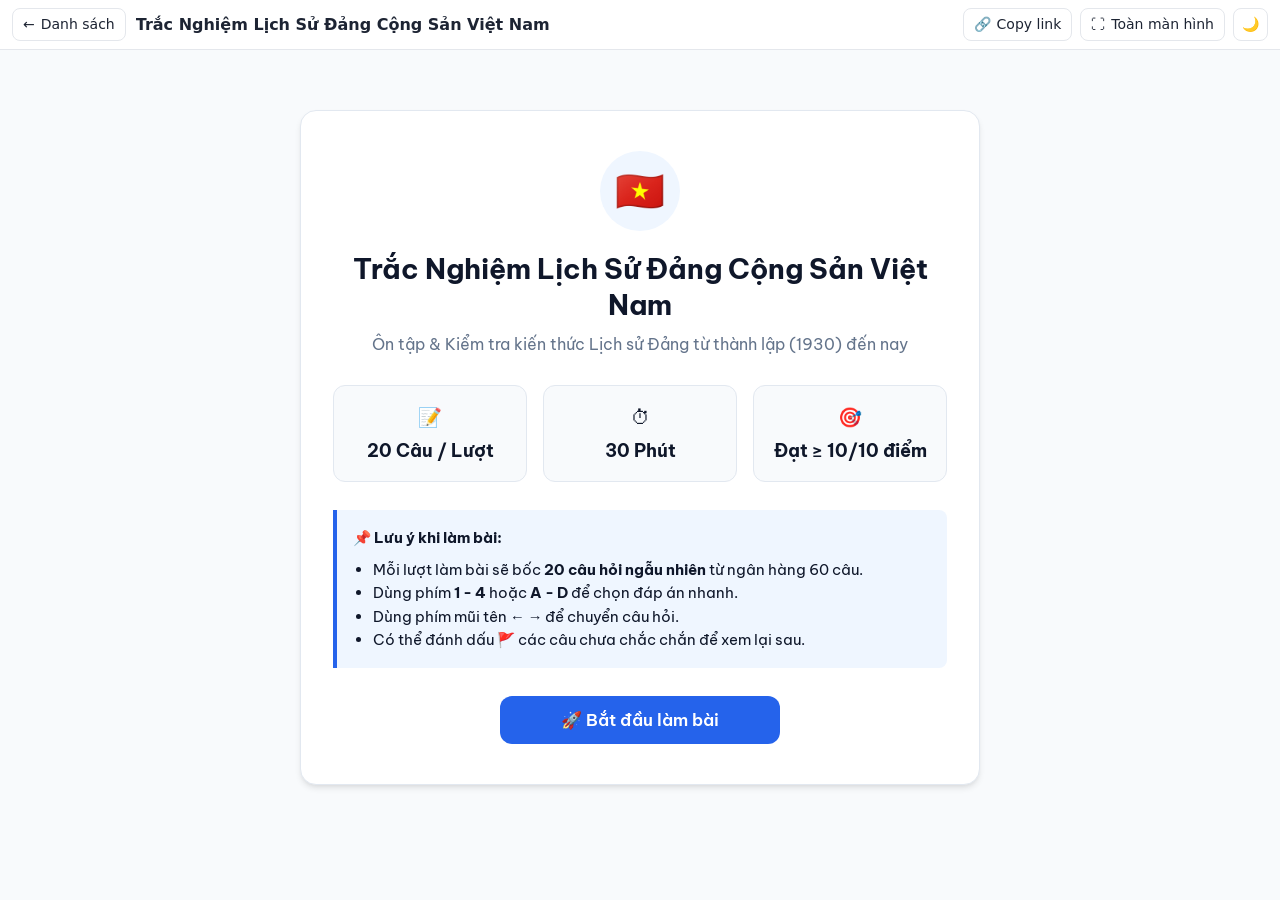
<file: exams/trac-nghiem-lich-su-dang-cong-san-viet-nam.html>
<!DOCTYPE html>
<html lang="vi">
<head><!--quiz-guard--><script>if(window.top===window.self)location.replace('../play.html?e='+encodeURIComponent(location.pathname.split('/').pop().replace(/\.html$/,'')))</script><!--/quiz-guard-->

    <meta charset="UTF-8">
    <meta name="viewport" content="width=device-width, initial-scale=1.0">
    <title>Trắc Nghiệm Lịch Sử Đảng Cộng Sản Việt Nam</title>
    <!-- Google Fonts: Be Vietnam Pro -->
    <link rel="preconnect" href="https://fonts.googleapis.com">
    <link rel="preconnect" href="https://fonts.gstatic.com" crossorigin>
    <link href="https://fonts.googleapis.com/css2?family=Be+Vietnam+Pro:wght@400;500;600;700;800&display=swap" rel="stylesheet">
    <style>
        :root {
            --primary: #2563eb;
            --primary-hover: #1d4ed8;
            --primary-light: #eff6ff;
            --primary-border: #bfdbfe;
            --bg-body: #f8fafc;
            --bg-card: #ffffff;
            --text-main: #0f172a;
            --text-muted: #64748b;
            --border-color: #e2e8f0;
            --success: #16a34a;
            --success-light: #f0fdf4;
            --danger: #dc2626;
            --danger-light: #fef2f2;
            --warning: #d97706;
            --warning-light: #fffbeb;
            --shadow-sm: 0 1px 2px 0 rgba(0, 0, 0, 0.05);
            --shadow: 0 4px 6px -1px rgba(0, 0, 0, 0.1), 0 2px 4px -2px rgba(0, 0, 0, 0.05);
            --shadow-lg: 0 10px 25px -5px rgba(0, 0, 0, 0.1), 0 8px 10px -6px rgba(0, 0, 0, 0.05);
            --radius-lg: 16px;
            --radius-md: 12px;
            --radius-sm: 8px;
            --transition: all 0.2s cubic-bezier(0.4, 0, 0.2, 1);
        }

        @media (prefers-color-scheme: dark) {
            :root {
                --primary: #3b82f6;
                --primary-hover: #60a5fa;
                --primary-light: rgba(59, 130, 246, 0.15);
                --primary-border: #1e3a8a;
                --bg-body: #0f172a;
                --bg-card: #1e293b;
                --text-main: #f8fafc;
                --text-muted: #94a3b8;
                --border-color: #334155;
                --success: #22c55e;
                --success-light: rgba(34, 197, 94, 0.15);
                --danger: #ef4444;
                --danger-light: rgba(239, 68, 68, 0.15);
                --warning: #f59e0b;
                --warning-light: rgba(245, 158, 11, 0.15);
                --shadow-sm: 0 1px 2px 0 rgba(0, 0, 0, 0.3);
                --shadow: 0 4px 6px -1px rgba(0, 0, 0, 0.4);
                --shadow-lg: 0 10px 25px -5px rgba(0, 0, 0, 0.5);
            }
        }

        * {
            box-sizing: border-box;
            margin: 0;
            padding: 0;
            font-family: 'Be Vietnam Pro', -apple-system, BlinkMacSystemFont, sans-serif;
            -webkit-tap-highlight-color: transparent;
        }

        body {
            background-color: var(--bg-body);
            color: var(--text-main);
            line-height: 1.6;
            min-height: 100vh;
            display: flex;
            flex-direction: column;
            padding: 0;
            margin: 0;
        }

        /* Container Layouts */
        .app-container {
            width: 100%;
            max-width: 1100px;
            margin: 0 auto;
            padding: 20px 16px 40px;
            flex: 1;
        }

        .screen {
            display: none;
            animation: fadeIn 0.3s ease-in-out;
        }

        .screen.active {
            display: block;
        }

        @keyframes fadeIn {
            from { opacity: 0; transform: translateY(8px); }
            to { opacity: 1; transform: translateY(0); }
        }

        /* Card Styling */
        .card {
            background: var(--bg-card);
            border-radius: var(--radius-lg);
            border: 1px solid var(--border-color);
            box-shadow: var(--shadow);
            padding: 28px;
            margin-bottom: 24px;
            transition: var(--transition);
        }

        /* Typography */
        h1, h2, h3 {
            color: var(--text-main);
            font-weight: 700;
            line-height: 1.3;
        }

        h1 { font-size: 1.75rem; }
        h2 { font-size: 1.35rem; }
        p { color: var(--text-muted); }

        /* Buttons */
        .btn {
            display: inline-flex;
            align-items: center;
            justify-content: center;
            gap: 8px;
            padding: 12px 24px;
            font-size: 1rem;
            font-weight: 600;
            border-radius: var(--radius-md);
            border: none;
            cursor: pointer;
            transition: var(--transition);
            text-decoration: none;
            user-select: none;
        }

        .btn-primary {
            background-color: var(--primary);
            color: #ffffff;
        }

        .btn-primary:hover {
            background-color: var(--primary-hover);
            transform: translateY(-1px);
            box-shadow: var(--shadow);
        }

        .btn-secondary {
            background-color: transparent;
            color: var(--text-main);
            border: 1px solid var(--border-color);
        }

        .btn-secondary:hover {
            background-color: var(--primary-light);
            border-color: var(--primary-border);
            color: var(--primary);
        }

        .btn-outline-danger {
            background-color: transparent;
            color: var(--danger);
            border: 1px solid var(--danger);
        }

        .btn-outline-danger:hover {
            background-color: var(--danger-light);
        }

        /* SCREEN 1: START */
        .start-card {
            text-align: center;
            max-width: 680px;
            margin: 40px auto 0;
            padding: 40px 32px;
        }

        .start-icon {
            width: 80px;
            height: 80px;
            background: var(--primary-light);
            color: var(--primary);
            border-radius: 50%;
            display: flex;
            align-items: center;
            justify-content: center;
            font-size: 2.5rem;
            margin: 0 auto 20px;
        }

        .stats-grid {
            display: grid;
            grid-template-columns: repeat(3, 1fr);
            gap: 16px;
            margin: 28px 0;
        }

        .stat-item {
            background: var(--bg-body);
            padding: 16px;
            border-radius: var(--radius-md);
            border: 1px solid var(--border-color);
        }

        .stat-item .val {
            font-size: 1.1rem;
            font-weight: 700;
            color: var(--text-main);
            margin-top: 4px;
        }

        .instructions {
            text-align: left;
            background: var(--primary-light);
            border-left: 4px solid var(--primary);
            padding: 16px;
            border-radius: 0 var(--radius-sm) var(--radius-sm) 0;
            margin-bottom: 28px;
            font-size: 0.92rem;
        }

        .instructions ul {
            padding-left: 20px;
            margin-top: 8px;
        }

        /* SCREEN 2: QUIZ MAIN */
        .sticky-header {
            position: sticky;
            top: 0;
            z-index: 100;
            background: var(--bg-card);
            border-bottom: 1px solid var(--border-color);
            box-shadow: var(--shadow-sm);
            padding: 12px 0;
            margin-bottom: 24px;
        }

        .header-content {
            max-width: 1100px;
            margin: 0 auto;
            padding: 0 16px;
            display: flex;
            align-items: center;
            justify-content: space-between;
            gap: 16px;
        }

        .quiz-title-short {
            font-weight: 700;
            font-size: 1.05rem;
            white-space: nowrap;
            overflow: hidden;
            text-overflow: ellipsis;
        }

        .progress-bar-wrap {
            flex: 1;
            max-width: 280px;
        }

        .progress-text {
            font-size: 0.8rem;
            font-weight: 600;
            color: var(--text-muted);
            margin-bottom: 4px;
            display: flex;
            justify-content: space-between;
        }

        .progress-track {
            height: 8px;
            background: var(--border-color);
            border-radius: 4px;
            overflow: hidden;
        }

        .progress-fill {
            height: 100%;
            background: var(--primary);
            width: 0%;
            transition: width 0.3s ease;
        }

        .timer-pill {
            display: inline-flex;
            align-items: center;
            gap: 6px;
            padding: 6px 14px;
            background: var(--primary-light);
            color: var(--primary);
            border-radius: 20px;
            font-weight: 700;
            font-size: 0.95rem;
            border: 1px solid var(--primary-border);
            white-space: nowrap;
        }

        .timer-pill.warning {
            background: var(--warning-light);
            color: var(--warning);
            border-color: var(--warning);
        }

        .timer-pill.danger {
            background: var(--danger-light);
            color: var(--danger);
            border-color: var(--danger);
            animation: pulse 1s infinite alternate;
        }

        @keyframes pulse {
            from { opacity: 1; }
            to { opacity: 0.5; }
        }

        .quiz-layout {
            display: grid;
            grid-template-columns: 1fr 300px;
            gap: 24px;
        }

        .question-card {
            min-height: 420px;
            display: flex;
            flex-direction: column;
            justify-content: space-between;
        }

        .question-header {
            display: flex;
            justify-content: space-between;
            align-items: flex-start;
            gap: 12px;
            margin-bottom: 16px;
        }

        .q-number {
            font-size: 0.85rem;
            font-weight: 700;
            color: var(--primary);
            text-transform: uppercase;
            letter-spacing: 0.5px;
            background: var(--primary-light);
            padding: 4px 10px;
            border-radius: var(--radius-sm);
        }

        .btn-flag {
            background: transparent;
            border: 1px solid var(--border-color);
            color: var(--text-muted);
            padding: 6px 12px;
            border-radius: var(--radius-sm);
            cursor: pointer;
            font-size: 0.85rem;
            display: flex;
            align-items: center;
            gap: 6px;
            transition: var(--transition);
        }

        .btn-flag:hover, .btn-flag.active {
            border-color: var(--warning);
            color: var(--warning);
            background: var(--warning-light);
        }

        .q-text {
            font-size: 1.15rem;
            font-weight: 600;
            color: var(--text-main);
            margin-bottom: 24px;
            line-height: 1.5;
        }

        .options-list {
            display: flex;
            flex-direction: column;
            gap: 12px;
            margin-bottom: 24px;
        }

        .option-item {
            display: flex;
            align-items: center;
            padding: 14px 18px;
            border: 2px solid var(--border-color);
            border-radius: var(--radius-md);
            cursor: pointer;
            transition: var(--transition);
            background: var(--bg-card);
            user-select: none;
        }

        .option-item:hover {
            border-color: var(--primary-border);
            background: var(--primary-light);
        }

        .option-item.selected {
            border-color: var(--primary);
            background: var(--primary-light);
        }

        .opt-badge {
            width: 32px;
            height: 32px;
            border-radius: 50%;
            background: var(--bg-body);
            border: 1px solid var(--border-color);
            display: flex;
            align-items: center;
            justify-content: center;
            font-weight: 700;
            font-size: 0.9rem;
            margin-right: 14px;
            flex-shrink: 0;
            color: var(--text-muted);
            transition: var(--transition);
        }

        .option-item.selected .opt-badge {
            background: var(--primary);
            color: #ffffff;
            border-color: var(--primary);
        }

        .opt-text {
            font-size: 1rem;
            font-weight: 500;
            color: var(--text-main);
            flex: 1;
        }

        .quiz-actions {
            display: flex;
            justify-content: space-between;
            align-items: center;
            border-top: 1px solid var(--border-color);
            padding-top: 20px;
            margin-top: auto;
        }

        /* Question Navigation Grid (Sidebar) */
        .nav-card {
            position: sticky;
            top: 84px;
            height: fit-content;
        }

        .nav-title {
            font-size: 1rem;
            font-weight: 700;
            margin-bottom: 16px;
            display: flex;
            justify-content: space-between;
            align-items: center;
        }

        .grid-q {
            display: grid;
            grid-template-columns: repeat(5, 1fr);
            gap: 8px;
        }

        .btn-qnum {
            aspect-ratio: 1;
            border-radius: var(--radius-sm);
            border: 1px solid var(--border-color);
            background: var(--bg-card);
            color: var(--text-main);
            font-weight: 600;
            font-size: 0.9rem;
            cursor: pointer;
            display: flex;
            align-items: center;
            justify-content: center;
            position: relative;
            transition: var(--transition);
        }

        .btn-qnum:hover {
            border-color: var(--primary);
        }

        .btn-qnum.answered {
            background: var(--primary-light);
            color: var(--primary);
            border-color: var(--primary-border);
        }

        .btn-qnum.current {
            border: 2px solid var(--primary);
            box-shadow: 0 0 0 2px var(--primary-light);
            font-weight: 800;
        }

        .btn-qnum.flagged::after {
            content: '🚩';
            position: absolute;
            top: -4px;
            right: -2px;
            font-size: 0.65rem;
        }

        .mobile-drawer-toggle {
            display: none;
            width: 100%;
            margin-bottom: 16px;
        }

        /* SCREEN 3: RESULT */
        .result-card {
            text-align: center;
            padding: 36px 24px;
        }

        .score-circle-wrap {
            position: relative;
            width: 180px;
            height: 180px;
            margin: 0 auto 20px;
        }

        .score-circle-svg {
            transform: rotate(-90deg);
            width: 100%;
            height: 100%;
        }

        .score-circle-bg {
            fill: none;
            stroke: var(--border-color);
            stroke-width: 10;
        }

        .score-circle-fill {
            fill: none;
            stroke: var(--primary);
            stroke-width: 10;
            stroke-linecap: round;
            stroke-dasharray: 440;
            stroke-dashoffset: 440;
            transition: stroke-dashoffset 1s ease-out;
        }

        .score-text {
            position: absolute;
            top: 50%;
            left: 50%;
            transform: translate(-50%, -50%);
            display: flex;
            flex-direction: column;
            align-items: center;
        }

        .score-val {
            font-size: 2.8rem;
            font-weight: 800;
            line-height: 1;
            color: var(--text-main);
        }

        .score-max {
            font-size: 0.9rem;
            color: var(--text-muted);
            margin-top: 2px;
        }

        .badge-status {
            display: inline-block;
            padding: 6px 16px;
            border-radius: 20px;
            font-weight: 700;
            font-size: 0.95rem;
            margin-bottom: 12px;
        }

        .badge-status.pass {
            background: var(--success-light);
            color: var(--success);
        }

        .badge-status.fail {
            background: var(--danger-light);
            color: var(--danger);
        }

        .feedback-msg {
            font-size: 1.05rem;
            font-weight: 500;
            color: var(--text-main);
            margin-bottom: 24px;
        }

        .result-stats-grid {
            display: grid;
            grid-template-columns: repeat(4, 1fr);
            gap: 12px;
            margin-bottom: 32px;
        }

        .r-stat {
            background: var(--bg-body);
            border: 1px solid var(--border-color);
            padding: 14px;
            border-radius: var(--radius-md);
        }

        .r-stat-label {
            font-size: 0.8rem;
            color: var(--text-muted);
        }

        .r-stat-val {
            font-size: 1.25rem;
            font-weight: 700;
            margin-top: 4px;
        }

        /* Review Section */
        .review-section {
            margin-top: 32px;
            text-align: left;
        }

        .filter-tabs {
            display: flex;
            gap: 8px;
            margin-bottom: 20px;
            border-bottom: 1px solid var(--border-color);
            padding-bottom: 12px;
            overflow-x: auto;
        }

        .tab-btn {
            padding: 8px 16px;
            border-radius: var(--radius-sm);
            border: none;
            background: transparent;
            color: var(--text-muted);
            font-weight: 600;
            cursor: pointer;
            transition: var(--transition);
            white-space: nowrap;
        }

        .tab-btn.active {
            background: var(--primary-light);
            color: var(--primary);
        }

        .review-item {
            background: var(--bg-card);
            border: 1px solid var(--border-color);
            border-radius: var(--radius-md);
            padding: 20px;
            margin-bottom: 16px;
        }

        .review-item.correct-item { border-left: 4px solid var(--success); }
        .review-item.incorrect-item { border-left: 4px solid var(--danger); }
        .review-item.skipped-item { border-left: 4px solid var(--warning); }

        .rev-q-head {
            font-weight: 600;
            font-size: 1rem;
            margin-bottom: 12px;
        }

        .rev-options {
            display: flex;
            flex-direction: column;
            gap: 8px;
            margin-bottom: 12px;
        }

        .rev-opt {
            padding: 10px 14px;
            border-radius: var(--radius-sm);
            font-size: 0.92rem;
            border: 1px solid var(--border-color);
            display: flex;
            align-items: center;
            gap: 8px;
        }

        .rev-opt.user-correct {
            background: var(--success-light);
            border-color: var(--success);
            color: var(--success);
            font-weight: 600;
        }

        .rev-opt.user-wrong {
            background: var(--danger-light);
            border-color: var(--danger);
            color: var(--danger);
            font-weight: 600;
        }

        .rev-opt.actual-correct {
            background: var(--success-light);
            border-color: var(--success);
            color: var(--success);
        }

        .explanation-box {
            background: var(--bg-body);
            border-radius: var(--radius-sm);
            padding: 12px;
            font-size: 0.88rem;
            color: var(--text-muted);
            margin-top: 8px;
            border-left: 3px solid var(--primary);
        }

        /* MODAL */
        .modal-overlay {
            position: fixed;
            top: 0;
            left: 0;
            right: 0;
            bottom: 0;
            background: rgba(0, 0, 0, 0.5);
            backdrop-filter: blur(4px);
            z-index: 1000;
            display: flex;
            align-items: center;
            justify-content: center;
            opacity: 0;
            pointer-events: none;
            transition: var(--transition);
            padding: 16px;
        }

        .modal-overlay.active {
            opacity: 1;
            pointer-events: auto;
        }

        .modal-card {
            background: var(--bg-card);
            border-radius: var(--radius-lg);
            width: 100%;
            max-width: 440px;
            padding: 24px;
            box-shadow: var(--shadow-lg);
            transform: scale(0.95);
            transition: var(--transition);
        }

        .modal-overlay.active .modal-card {
            transform: scale(1);
        }

        .modal-title {
            font-size: 1.2rem;
            font-weight: 700;
            margin-bottom: 12px;
        }

        .modal-body {
            font-size: 0.95rem;
            color: var(--text-muted);
            margin-bottom: 24px;
        }

        .modal-actions {
            display: flex;
            gap: 12px;
            justify-content: flex-end;
        }

        /* MOBILE DRAWER FOR QUESTION GRID */
        @media (max-width: 768px) {
            .quiz-layout {
                grid-template-columns: 1fr;
            }

            .nav-card {
                position: fixed;
                bottom: 0;
                left: 0;
                right: 0;
                top: auto;
                border-radius: var(--radius-lg) var(--radius-lg) 0 0;
                z-index: 200;
                transform: translateY(100%);
                transition: transform 0.3s ease;
                margin: 0;
                box-shadow: 0 -4px 20px rgba(0, 0, 0, 0.15);
                max-height: 80vh;
                overflow-y: auto;
            }

            .nav-card.drawer-open {
                transform: translateY(0);
            }

            .mobile-drawer-toggle {
                display: flex;
            }

            .stats-grid, .result-stats-grid {
                grid-template-columns: repeat(2, 1fr);
            }

            .start-card {
                padding: 24px 16px;
            }
        }
    </style>
</head>
<body>

    <!-- SCREEN 1: BẮT ĐẦU -->
    <div id="screen-start" class="screen active">
        <div class="app-container">
            <div class="card start-card">
                <div class="start-icon">🇻🇳</div>
                <h1>Trắc Nghiệm Lịch Sử Đảng Cộng Sản Việt Nam</h1>
                <p style="margin-top: 8px;">Ôn tập & Kiểm tra kiến thức Lịch sử Đảng từ thành lập (1930) đến nay</p>
                
                <div class="stats-grid">
                    <div class="stat-item">
                        <div style="font-size: 1.2rem;">📝</div>
                        <div class="val">20 Câu / Lượt</div>
                    </div>
                    <div class="stat-item">
                        <div style="font-size: 1.2rem;">⏱</div>
                        <div class="val">30 Phút</div>
                    </div>
                    <div class="stat-item">
                        <div style="font-size: 1.2rem;">🎯</div>
                        <div class="val">Đạt ≥ 10/10 điểm</div>
                    </div>
                </div>

                <div class="instructions">
                    <strong>📌 Lưu ý khi làm bài:</strong>
                    <ul>
                        <li>Mỗi lượt làm bài sẽ bốc <strong>20 câu hỏi ngẫu nhiên</strong> từ ngân hàng 60 câu.</li>
                        <li>Dùng phím <strong>1 - 4</strong> hoặc <strong>A - D</strong> để chọn đáp án nhanh.</li>
                        <li>Dùng phím mũi tên <strong>← →</strong> để chuyển câu hỏi.</li>
                        <li>Có thể đánh dấu 🚩 các câu chưa chắc chắn để xem lại sau.</li>
                    </ul>
                </div>

                <button class="btn btn-primary" id="btn-start" style="width: 100%; max-width: 280px; height: 48px; font-size: 1.05rem;">
                    🚀 Bắt đầu làm bài
                </button>
            </div>
        </div>
    </div>

    <!-- SCREEN 2: LÀM BÀI -->
    <div id="screen-quiz" class="screen">
        <!-- Sticky Header -->
        <div class="sticky-header">
            <div class="header-content">
                <div class="quiz-title-short">Lịch Sử Đảng CS Việt Nam</div>
                
                <div class="progress-bar-wrap">
                    <div class="progress-text">
                        <span>Tiến độ</span>
                        <span id="progress-text-val">0/20</span>
                    </div>
                    <div class="progress-track">
                        <div class="progress-fill" id="progress-fill"></div>
                    </div>
                </div>

                <div class="timer-pill" id="timer-pill">
                    <span>⏱</span>
                    <span id="timer-val">30:00</span>
                </div>
            </div>
        </div>

        <div class="app-container">
            <button class="btn btn-secondary mobile-drawer-toggle" id="btn-open-drawer">
                📋 Danh sách câu hỏi (<span id="mobile-answered-count">0</span>/20)
            </button>

            <div class="quiz-layout">
                <!-- Question Main Card -->
                <div class="card question-card">
                    <div>
                        <div class="question-header">
                            <span class="q-number" id="q-number-badge">Câu 1</span>
                            <button class="btn-flag" id="btn-flag">
                                <span>🚩</span> <span id="flag-text">Đánh dấu</span>
                            </button>
                        </div>
                        
                        <div class="q-text" id="q-text">Đang tải câu hỏi...</div>

                        <div class="options-list" id="options-container">
                            <!-- Populated via JS -->
                        </div>
                    </div>

                    <div class="quiz-actions">
                        <button class="btn btn-secondary" id="btn-prev">← Câu trước</button>
                        <button class="btn btn-primary" id="btn-next">Câu tiếp →</button>
                        <button class="btn btn-primary" id="btn-submit-quiz" style="display: none; background-color: var(--success);">Nộp bài ✨</button>
                    </div>
                </div>

                <!-- Sidebar Navigation / Drawer -->
                <div class="card nav-card" id="nav-drawer">
                    <div class="nav-title">
                        <span>Danh sách câu</span>
                        <button id="btn-close-drawer" style="display: none; background:none; border:none; font-size: 1.2rem; cursor:pointer; color: var(--text-main);">✕</button>
                    </div>
                    <div class="grid-q" id="grid-questions">
                        <!-- Populated via JS -->
                    </div>
                    <div style="margin-top: 20px;">
                        <button class="btn btn-primary" id="btn-trigger-submit" style="width: 100%;">
                            📥 Nộp bài thi
                        </button>
                    </div>
                </div>
            </div>
        </div>
    </div>

    <!-- SCREEN 3: KẾT QUẢ -->
    <div id="screen-result" class="screen">
        <div class="app-container" style="max-width: 800px;">
            <div class="card result-card">
                <div class="score-circle-wrap">
                    <svg class="score-circle-svg" viewBox="0 0 160 160">
                        <circle class="score-circle-bg" cx="80" cy="80" r="70"></circle>
                        <circle class="score-circle-fill" id="score-circle-fill" cx="80" cy="80" r="70"></circle>
                    </svg>
                    <div class="score-text">
                        <span class="score-val" id="score-val">0.0</span>
                        <span class="score-max">Thang điểm 10</span>
                    </div>
                </div>

                <div id="result-badge-wrap">
                    <!-- Status badge inserted via JS -->
                </div>

                <div class="feedback-msg" id="feedback-msg">---</div>

                <div class="result-stats-grid">
                    <div class="r-stat">
                        <div class="r-stat-label">✅ Câu đúng</div>
                        <div class="r-stat-val" id="stat-correct" style="color: var(--success);">0</div>
                    </div>
                    <div class="r-stat">
                        <div class="r-stat-label">❌ Câu sai</div>
                        <div class="r-stat-val" id="stat-wrong" style="color: var(--danger);">0</div>
                    </div>
                    <div class="r-stat">
                        <div class="r-stat-label">⏭ Bỏ trống</div>
                        <div class="r-stat-val" id="stat-skipped" style="color: var(--warning);">0</div>
                    </div>
                    <div class="r-stat">
                        <div class="r-stat-label">⏱ Thời gian</div>
                        <div class="r-stat-val" id="stat-time">00:00</div>
                    </div>
                </div>

                <div style="display: flex; gap: 12px; justify-content: center; flex-wrap: wrap;">
                    <button class="btn btn-primary" id="btn-retry">🔄 Làm lại bài mới</button>
                    <button class="btn btn-secondary" id="btn-review-top">📜 Xem chi tiết đáp án</button>
                </div>

                <!-- Review Section -->
                <div class="review-section" id="review-section">
                    <h3 style="margin-bottom: 16px;">Chi tiết đáp án & Giải thích</h3>
                    
                    <div class="filter-tabs">
                        <button class="tab-btn active" data-filter="all">Tất cả (<span id="cnt-all">20</span>)</button>
                        <button class="tab-btn" data-filter="wrong">Câu sai (<span id="cnt-wrong">0</span>)</button>
                        <button class="tab-btn" data-filter="skipped">Bỏ trống (<span id="cnt-skipped">0</span>)</button>
                    </div>

                    <div id="review-list">
                        <!-- Populated via JS -->
                    </div>
                </div>
            </div>
        </div>
    </div>

    <!-- MODAL XÁC NHẬN NỘP BÀI -->
    <div class="modal-overlay" id="confirm-modal">
        <div class="modal-card">
            <div class="modal-title">Xác nhận nộp bài?</div>
            <div class="modal-body" id="modal-msg">
                Bạn có chắc chắn muốn nộp bài không?
            </div>
            <div class="modal-actions">
                <button class="btn btn-secondary" id="btn-modal-cancel">Làm tiếp</button>
                <button class="btn btn-primary" id="btn-modal-confirm">Đồng ý nộp</button>
            </div>
        </div>
    </div>

    <script>
        /* ==========================================================================
           1. NGÂN HÀNG CÂU HỎI (60 CÂU ĐẦY ĐỦ VỀ LỊCH SỬ ĐẢNG CS VIỆT NAM)
           ========================================================================== */
        const QUESTION_BANK = [
            {
                q: "Đảng Cộng sản Việt Nam được thành lập vào ngày tháng năm nào?",
                options: ["03/02/1930", "03/02/1931", "26/03/1931", "19/05/1890"],
                answer: 0,
                explain: "Hội nghị thành lập Đảng diễn ra từ ngày 6/1 đến đầu tháng 2/1930 tại Cửu Long (Hương Cảng, Trung Quốc). Đại hội III của Đảng (1960) quyết định lấy ngày 3/2 hàng năm làm ngày kỷ niệm thành lập Đảng.",
                level: "de"
            },
            {
                q: "Hội nghị hợp nhất các tổ chức cộng sản Việt Nam đầu năm 1930 diễn ra tại đâu?",
                options: ["Hà Nội, Việt Nam", "Quảng Châu, Trung Quốc", "Hương Cảng (Cửu Long, Trung Quốc)", "Cao Bằng, Việt Nam"],
                answer: 2,
                explain: "Hội nghị diễn ra tại Cửu Long, Hương Cảng (Trung Quốc) dưới sự chủ trì của đồng chí Nguyễn Ái Quốc.",
                level: "de"
            },
            {
                q: "Ai là người chủ trì Hội nghị thành lập Đảng Cộng sản Việt Nam đầu năm 1930?",
                options: ["Trần Phú", "Nguyễn Ái Quốc", "Lê Hồng Phong", "Hà Huy Tập"],
                answer: 1,
                explain: "Đồng chí Nguyễn Ái Quốc là đại biểu của Quốc tế Cộng sản đã triệu tập và chủ trì Hội nghị hợp nhất.",
                level: "de"
            },
            {
                q: "Ai là Tổng Bí thư đầu tiên của Đảng Cộng sản Việt Nam?",
                options: ["Nguyễn Ái Quốc", "Trần Phú", "Lê Hồng Phong", "Truờng Chinh"],
                answer: 1,
                explain: "Đồng chí Trần Phú được bầu làm Tổng Bí thư đầu tiên của Đảng tại Hội nghị Ban Chấp hành Trung ương tháng 10/1930.",
                level: "de"
            },
            {
                q: "Tác phẩm nào của Nguyễn Ái Quốc xuất bản năm 1927 chuẩn bị về mặt tư tưởng, chính trị cho việc thành lập Đảng?",
                options: ["Bản án chế độ thực dân Pháp", "Đường Kách mệnh", "Tuyên ngôn Độc lập", "Con đường cứu nước"],
                answer: 1,
                explain: "Cuốn sách 'Đường Kách mệnh' tập hợp các bài giảng của Nguyễn Ái Quốc tại các lớp huấn luyện cán bộ ở Quảng Châu.",
                level: "de"
            },
            {
                q: "Cương lĩnh chính trị đầu tiên của Đảng bao gồm các tài liệu nào do Nguyễn Ái Quốc soạn thảo?",
                options: ["Chánh cương tóm tắt, Sách lược tóm tắt", "Luận cương chính trị 1930", "Tuyên ngôn của Đảng", "Báo cáo chính trị 1930"],
                answer: 0,
                explain: "Chánh cương tóm tắt và Sách lược tóm tắt do Nguyễn Ái Quốc thông qua tại Hội nghị thành lập Đảng là Cương lĩnh đầu tiên.",
                level: "trungbinh"
            },
            {
                q: "Luận cương chính trị tháng 10/1930 của Đảng do ai soạn thảo?",
                options: ["Nguyễn Ái Quốc", "Trần Phú", "Lê Hồng Phong", "Nguyễn Văn Cừ"],
                answer: 1,
                explain: "Luận cương chính trị được Hội nghị BCH TW họp tháng 10/1930 tại Hương Cảng thông qua, do Trần Phú soạn thảo.",
                level: "de"
            },
            {
                q: "Đỉnh cao của phong trào cách mạng 1930 - 1931 ở Việt Nam là gì?",
                options: ["Khởi nghĩa Nam Kỳ", "Xô viết Nghệ - Tĩnh", "Bãi công của công nhân Bến Thủy", "Cuộc đấu tranh của nông dân Thái Bình"],
                answer: 1,
                explain: "Phong trào phát triển đến đỉnh cao thành lập chính quyền Xô viết ở một số vùng nông thôn Nghệ An và Hà Tĩnh.",
                level: "de"
            },
            {
                q: "Tác phẩm 'Tự kiểm điểm' (1939) nhằm khắc phục chủ nghĩa hẹp hòi, tả khuynh trong Đảng là của ai?",
                options: ["Trần Phú", "Nguyễn Văn Cừ", "Lê Hồng Phong", "Võ Nguyên Giáp"],
                answer: 1,
                explain: "Tổng Bí thư Nguyễn Văn Cừ viết tác phẩm 'Tự kiểm điểm' tháng 7/1939 để chỉ rõ những sai lầm và đề ra đường lối Mặt trận Dân chủ.",
                level: "kho"
            },
            {
                q: "Hội nghị TW 8 (tháng 5/1941) của Đảng đặt nhiệm vụ nào lên hàng đầu?",
                options: ["Rộng mở cải cách ruộng đất", "Giải phóng dân tộc", "Đấu tranh giai cấp", "Xây dựng chủ nghĩa xã hội"],
                answer: 1,
                explain: "Hội nghị TW 8 khẳng định: Nhiệm vụ giải phóng dân tộc là nhiệm vụ bức thiết nhất, hàng đầu của cách mạng Việt Nam.",
                level: "trungbinh"
            },
            {
                q: "Mặt trận Việt Minh (Việt Nam Độc lập Đồng minh) được thành lập vào ngày tháng năm nào?",
                options: ["19/05/1941", "19/05/1940", "02/09/1945", "22/12/1944"],
                answer: 0,
                explain: "Mặt trận Việt Minh thành lập ngày 19/05/1941 theo quyết định của Hội nghị Trung ương Đảng lần thứ 8.",
                level: "de"
            },
            {
                q: "Đội Việt Nam Tuyên truyền Giải phóng quân được thành lập ngày 22/12/1944 do ai làm chỉ huy?",
                options: ["Võ Nguyên Giáp", "Hoàng Văn Thái", "Chu Văn Tấn", "Nguyen Bình"],
                answer: 0,
                explain: "Đồng chí Võ Nguyên Giáp trực tiếp đảm nhiệm chỉ huy Đội theo chỉ thị của Hồ Chí Minh.",
                level: "de"
            },
            {
                q: "Chỉ thị 'Nhật - Pháp bắn nhau và hành động của chúng ta' ra đời vào thời gian nào?",
                options: ["09/03/1945", "12/03/1945", "15/08/1945", "19/08/1945"],
                answer: 1,
                explain: "Ban Thường vụ TW Đảng ra chỉ thị quan trọng này vào ngày 12/03/1945 ngay sau sự kiện Nhật đảo chính Pháp.",
                level: "trungbinh"
            },
            {
                q: "Khẩu hiệu 'Đánh đuổi Nhật - Pháp' được thay bằng khẩu hiệu nào trong Chỉ thị ngày 12/3/1945?",
                options: ["Đánh đuổi phát xít Nhật", "Đánh đuổi thực dân Pháp", "Tăng gia sản xuất", "Tịch thu ruộng đất"],
                answer: 0,
                explain: "Vì Nhật đã hất cẳng Pháp nên kẻ thù chính duy nhất lúc này là phát xít Nhật, Đảng thay đổi khẩu hiệu thành 'Đánh đuổi phát xít Nhật'.",
                level: "trungbinh"
            },
            {
                q: "Cách mạng Tháng Tám năm 1945 thành công đã giành chính quyền ở Hà Nội vào ngày nào?",
                options: ["18/08/1945", "19/08/1945", "23/08/1945", "25/08/1945"],
                answer: 1,
                explain: "Nhân dân Hà Nội đã tổng khởi nghĩa giành chính quyền thắng lợi rực rỡ vào ngày 19/08/1945.",
                level: "de"
            },
            {
                q: "Chủ tịch Hồ Chí Minh đọc Tuyên ngôn Độc lập khai sinh nước VNDCCH tại đâu, vào ngày nào?",
                options: ["Quảng trường Ba Đình (02/09/1945)", "Nhà hát Lớn (19/08/1945)", "Chợ Bến Thành (25/08/1945)", "Việt Bắc (02/09/1945)"],
                answer: 0,
                explain: "Ngày 02/09/1945, tại Quảng trường Ba Đình Hà Nội, Bác Hồ đã đọc bản Tuyên ngôn Độc lập lịch sử.",
                level: "de"
            },
            {
                q: "Sau Cách mạng Tháng Tám 1945, nước ta phải đối mặt với những khó khăn nào?",
                options: ["Nạn đói, nạn dốt, ngoại xâm và nội phản", "Khủng hoảng kinh tế thế giới", "Chiến tranh lạnh", "Cấm vận thương mại"],
                answer: 0,
                explain: "Vận mệnh dân tộc như 'ngàn cân treo sợi tóc' do cùng lúc đối mặt với giặc đói, giặc dốt và giặc ngoại xâm.",
                level: "de"
            },
            {
                q: "Chỉ thị 'Kháng chiến kiến quốc' do Trung ương Đảng ban hành vào thời gian nào?",
                options: ["25/11/1945", "02/09/1945", "19/12/1946", "06/03/1946"],
                answer: 0,
                explain: "Chỉ thị 'Kháng chiến kiến quốc' ngày 25/11/1945 vạch ra con đường bảo vệ và củng cố chính quyền cách mạng non trẻ.",
                level: "trungbinh"
            },
            {
                q: "Lời kêu gọi 'Toàn quốc kháng chiến' của Chủ tịch Hồ Chí Minh được phát động vào thời điểm nào?",
                options: ["Đêm 19/12/1946", "Sáng 20/12/1946", "Ngày 06/03/1946", "Ngày 19/12/1945"],
                answer: 0,
                explain: "Đêm ngày 19/12/1946, Lời kêu gọi Toàn quốc kháng chiến được ban hành khi Pháp cố tình gây hấn cướp nước ta một lần nữa.",
                level: "de"
            },
            {
                q: "Tác phẩm 'Kháng chiến nhất định thắng lợi' (1947) là của ai?",
                options: ["Hồ Chí Minh", "Trường Chinh", "Võ Nguyên Giáp", "Lê Duẩn"],
                answer: 1,
                explain: "Đồng chí Trường Chinh (Tổng Bí thư) là tác giả tác phẩm giải thích đường lối kháng chiến toàn dân, toàn diện, trường kỳ.",
                level: "trungbinh"
            },
            {
                q: "Đại hội đại biểu toàn quốc lần thứ II của Đảng (2/1951) quyết định đổi tên Đảng thành gì?",
                options: ["Đảng Cộng sản Việt Nam", "Đảng Lao động Việt Nam", "Đảng Cộng sản Đông Dương", "Hội nghiên cứu Chủ nghĩa Mác"],
                answer: 1,
                explain: "Đại hội II (1951) quyết định đưa Đảng ra hoạt động công khai với tên gọi Đảng Lao động Việt Nam.",
                level: "de"
            },
            {
                q: "Chiến dịch Điện Biên Phủ giành thắng lợi hoàn toàn vào ngày tháng năm nào?",
                options: ["07/05/1954", "13/03/1954", "20/07/1954", "01/05/1954"],
                answer: 0,
                explain: "Chiều ngày 07/05/1954, lá cờ 'Quyết chiến Quyết thắng' tung bay trên nóc hầm De Castries, kết thúc chiến dịch Điện Biên Phủ.",
                level: "de"
            },
            {
                q: "Hiệp định Giơ-ne-vơ về chấm dứt chiến tranh, lập lại hòa bình ở Đông Dương được ký kết năm nào?",
                options: ["1953", "1954", "1955", "1973"],
                answer: 1,
                explain: "Hiệp định Giơ-ne-vơ được ký ngày 21/07/1954 công nhận độc lập, chủ quyền, thống nhất và toàn vẹn lãnh thổ của Việt Nam.",
                level: "de"
            },
            {
                q: "Đại hội đại biểu toàn quốc lần thứ III của Đảng diễn ra vào năm nào?",
                options: ["1954", "1960", "1965", "1975"],
                answer: 1,
                explain: "Đại hội III họp tại Hà Nội từ ngày 5 đến 10/09/1960, đề ra đường lối chiến lược cách mạng 2 miền.",
                level: "de"
            },
            {
                q: "Đại hội III của Đảng (1960) xác định cách mạng xã hội chủ nghĩa ở miền Bắc giữ vai trò gì?",
                options: ["Quyết định nhất", "Quyết định trực tiếp", "Quan trọng nhất", "Hỗ trợ miền Nam"],
                answer: 0,
                explain: "Đại hội III xác định miền Bắc là hậu phương lớn, giữ vai trò quyết định nhất đối với sự phát triển của toàn bộ cách mạng Việt Nam.",
                level: "trungbinh"
            },
            {
                q: "Đại hội III của Đảng (1960) xác định cách mạng dân tộc dân chủ nhân dân ở miền Nam giữ vai trò gì?",
                options: ["Quyết định nhất", "Quyết định trực tiếp", "Quan trọng", "Thứ yếu"],
                answer: 1,
                explain: "Cách mạng ở miền Nam có vai trò quyết định trực tiếp đối với sự nghiệp giải phóng miền Nam khỏi ách trị vì của đế quốc Mỹ.",
                level: "trungbinh"
            },
            {
                q: "Phong trào 'Đồng khởi' (1959 - 1960) nổ ra tiêu biểu nhất ở tỉnh nào?",
                options: ["Bến Tre", "Mỹ Tho", "Tây Ninh", "Quảng Nam"],
                answer: 0,
                explain: "Phong trào Đồng khởi bắt đầu bùng nổ từ huyện Định Thủy, Hương Mỹ, Mỏ Cày (Bến Tre) rồi lan rộng toàn miền Nam.",
                level: "de"
            },
            {
                q: "Mặt trận Dân tộc Giải phóng miền Nam Việt Nam thành lập ngày tháng năm nào?",
                options: ["20/12/1960", "19/05/1959", "01/11/1963", "30/04/1975"],
                answer: 0,
                explain: "Mặt trận được thành lập ngày 20/12/1960 tại Tân Lập, Châu Thành (Tây Ninh).",
                level: "trungbinh"
            },
            {
                q: "Trung ương Đảng quyết định mở đường Trường Sơn (Đường 559) chiến lược vào năm nào?",
                options: ["1954", "1959", "1965", "1968"],
                answer: 1,
                explain: "Tháng 05/1959, Thường trực BCT quyết định thành lập Đoàn công tác quân sự đặc biệt (Đoàn 559) xẻ dọc Trường Sơn cứu nước.",
                level: "de"
            },
            {
                q: "Cuộc Tổng tiến công và nổi dậy Mậu Thân diễn ra vào năm nào?",
                options: ["1965", "1968", "1972", "1975"],
                answer: 1,
                explain: "Cuộc Tổng tiến công và nổi dậy Mậu Thân nổ ra đồng loạt vào đêm giao thừa năm 1968 trên toàn miền Nam.",
                level: "de"
            },
            {
                q: "Trận 'Điện Biên Phủ trên không' đánh bại đợt tập kích chiến lược bằng B52 của Mỹ diễn ra trong bao nhiêu ngày đêm?",
                options: ["10 ngày đêm", "12 ngày đêm", "15 ngày đêm", "20 ngày đêm"],
                answer: 1,
                explain: "Trận chiến đấu dũng cảm kéo dài 12 ngày đêm (từ 18 đến 30/12/1972) buộc Mỹ phải ký Hiệp định Pa-ri.",
                level: "de"
            },
            {
                q: "Hiệp định Pa-ri về chấm dứt chiến tranh, lập lại hòa bình ở Việt Nam được ký kết vào ngày nào?",
                options: ["27/01/1973", "20/07/1954", "30/04/1975", "01/05/1973"],
                answer: 0,
                explain: "Hiệp định Pa-ri chính thức được ký kết ngày 27/01/1973 buộc Mỹ phải rút hết quân về nước.",
                level: "de"
            },
            {
                q: "Chiến dịch giải phóng Tây Nguyên mở đầu bằng trận đánh then chốt nào?",
                options: ["Buôn Ma Thuột", "Pleiku", "Kon Tum", "Đà Nẵng"],
                answer: 0,
                explain: "Trận đột phá Buôn Ma Thuột ngày 10/03/1975 tạo ra bất ngờ chiến lược, mở đầu cho cuộc Tổng tiến công mùa Xuân 1975.",
                level: "trungbinh"
            },
            {
                q: "Bộ Chính trị quyết định đổi tên Chiến dịch giải phóng Sài Gòn - Gia Định thành 'Chiến dịch Hồ Chí Minh' vào ngày nào?",
                options: ["14/04/1975", "26/04/1975", "30/04/1975", "09/04/1975"],
                answer: 0,
                explain: "Ngày 14/04/1975, Bộ Chính trị duyệt phê chuẩn đề nghị đổi tên chiến dịch Sài Gòn thành Chiến dịch Hồ Chí Minh.",
                level: "trungbinh"
            },
            {
                q: "Cuộc Tổng tiến công và nổi dậy mùa Xuân 1975 hoàn toàn thắng lợi vào ngày nào?",
                options: ["30/04/1975", "01/05/1975", "19/05/1975", "02/09/1975"],
                answer: 0,
                explain: "Lúc 11 giờ 30 phút ngày 30/04/1975, lá cờ cách mạng tung bay trên Dinh Độc Lập, giải phóng hoàn toàn miền Nam.",
                level: "de"
            },
            {
                q: "Kỳ họp thứ nhất Quốc hội khóa VI (tháng 6-7/1976) đã quyết định đổi tên nước ta thành gì?",
                options: ["Cộng hòa Xã hội Chủ nghĩa Việt Nam", "Việt Nam Dân chủ Cộng hòa", "Cộng hòa Miền Nam Việt Nam", "Việt Nam Cộng hòa"],
                answer: 0,
                explain: "Quốc hội quyết định lấy tên nước là Cộng hòa Xã hội Chủ nghĩa Việt Nam từ ngày 02/07/1976.",
                level: "de"
            },
            {
                q: "Đại hội đại biểu toàn quốc lần thứ IV của Đảng (12/1976) quyết định đổi tên Đảng thành gì?",
                options: ["Đảng Cộng sản Việt Nam", "Đảng Lao động Việt Nam", "Đảng Xã hội Việt Nam", "Hội liên hiệp Cách mạng"],
                answer: 0,
                explain: "Đại hội IV khôi phục lại tên gọi nguyên bản: Đảng Cộng sản Việt Nam.",
                level: "de"
            },
            {
                q: "Đường lối Đổi mới toàn diện đất nước được Đảng khởi xướng tại Đại hội mấy?",
                options: ["Đại hội V (1982)", "Đại hội VI (1986)", "Đại hội VII (1991)", "Đại hội VIII (1996)"],
                answer: 1,
                explain: "Đại hội VI (12/1986) ra quyết sách Đổi mới lịch sử, đưa đất nước thoát khỏi khủng hoảng kinh tế - xã hội.",
                level: "de"
            },
            {
                q: "Phương châm nổi tiếng của Đại hội VI (1986) là gì?",
                options: ["Nhìn thẳng vào sự thật, đánh giá đúng sự thật, nói rõ sự thật", "Sáng tạo và phát triển", "Hội nhập quốc tế", "Đoàn kết là sức mạnh"],
                answer: 0,
                explain: "Đại hội VI thẳng thắn chỉ ra những sai lầm chủ quan duy ý chí và đề ra tinh thần nhìn thẳng vào sự thật.",
                level: "trungbinh"
            },
            {
                q: "Cương lĩnh xây dựng đất nước trong thời kỳ quá độ lên CNXH (Cương lĩnh 1991) được thông qua tại Đại hội nào?",
                options: ["Đại hội VI", "Đại hội VII", "Đại hội VIII", "Đại hội IX"],
                answer: 1,
                explain: "Đại hội VII (6/1991) thông qua Cương lĩnh 1991 xác định mô hình và con đường đi lên CNXH ở nước ta.",
                level: "trungbinh"
            },
            {
                q: "Đại hội nào của Đảng lần đầu tiên đưa Tư tưởng Hồ Chí Minh vào Cương lĩnh, khẳng định là kim chỉ nam cho hành động?",
                options: ["Đại hội VI (1986)", "Đại hội VII (1991)", "Đại hội VIII (1996)", "Đại hội IX (2001)"],
                answer: 1,
                explain: "Đại hội VII khẳng định: Đảng lấy chủ nghĩa Mác-Lênin và tư tưởng Hồ Chí Minh làm nền tảng tư tưởng, kim chỉ nam.",
                level: "trungbinh"
            },
            {
                q: "Việt Nam chính thức gia nhập Hiệp hội các quốc gia Đông Nam Á (ASEAN) vào năm nào?",
                options: ["1993", "1995", "1997", "2000"],
                answer: 1,
                explain: "Ngày 28/07/1995, Việt Nam chính thức kết nạp trở thành thành viên thứ 7 của ASEAN.",
                level: "de"
            },
            {
                q: "Việt Nam chính thức trở thành thành viên của Tổ chức Thương mại Thế giới (WTO) vào năm nào?",
                options: ["2000", "2006", "2007", "2010"],
                answer: 2,
                explain: "Tháng 01/2007, Việt Nam chính thức trở thành thành viên thứ 150 của Tổ chức Thương mại Thế giới (WTO).",
                level: "trungbinh"
            },
            {
                q: "Cương lĩnh xây dựng đất nước trong thời kỳ quá độ lên CNXH được bổ sung, phát triển vào năm nào?",
                options: ["2001", "2006", "2011 (Đại hội XI)", "2016"],
                answer: 2,
                explain: "Đại hội XI (1/2011) thông qua Cương lĩnh bổ sung, phát triển năm 2011 với 8 đặc trưng của mô hình CNXH.",
                level: "kho"
            },
            {
                q: "Trong Cương lĩnh bổ sung, phát triển năm 2011, xã hội XHCN mà nhân dân ta xây dựng gồm mấy đặc trưng?",
                options: ["6 đặc trưng", "7 đặc trưng", "8 đặc trưng", "10 đặc trưng"],
                answer: 2,
                explain: "Cương lĩnh (bổ sung, phát triển năm 2011) đã xác định mô hình XHCN ở Việt Nam gồm 8 đặc trưng cơ bản.",
                level: "kho"
            },
            {
                q: "Nghị quyết Trung ương 4 khóa XII của Đảng tập trung về vấn đề quan trọng nào?",
                options: ["Xây dựng, chỉnh đốn Đảng; ngăn chặn suy thoái tư tưởng, đạo đức", "Phát triển giáo dục đào tạo", "Đổi mới kinh tế biển", "Cải cách tư pháp"],
                answer: 0,
                explain: "NQ TW 4 khóa XII đẩy mạnh công tác xây dựng, chỉnh đốn Đảng, phòng chống 'tự diễn biến', 'tự chuyển hóa'.",
                level: "trungbinh"
            },
            {
                q: "Đại hội đại biểu toàn quốc lần thứ XIII của Đảng diễn ra vào thời gian nào?",
                options: ["Tháng 1/2020", "Tháng 1/2021", "Tháng 3/2021", "Tháng 1/2022"],
                answer: 1,
                explain: "Đại hội XIII của Đảng diễn ra từ ngày 25/01 đến ngày 01/02/2021 tại Thủ đô Hà Nội.",
                level: "de"
            },
            {
                q: "Mục tiêu đến năm 2045 (kỷ niệm 100 năm thành lập nước) được Đại hội XIII xác định là gì?",
                options: ["Trở thành nước đang phát triển có công nghiệp hiện đại", "Trở thành nước phát triển, thu nhập cao", "Thoát khỏi nhóm thu nhập trung bình", "Trở thành trung tâm tài chính Á châu"],
                answer: 1,
                explain: "Đại hội XIII đề ra mục tiêu đưa Việt Nam trở thành nước phát triển, thu nhập cao vào năm 2045.",
                level: "trungbinh"
            },
            {
                q: "Bản 'Đề cương về văn hóa Việt Nam' - văn kiện chính thức đầu tiên của Đảng về văn hóa ra đời năm nào?",
                options: ["1930", "1943", "1945", "1954"],
                answer: 1,
                explain: "Đề cương về văn hóa Việt Nam do Tổng Bí thư Trường Chinh soạn thảo được Ban Thường vụ TW thông qua năm 1943.",
                level: "kho"
            },
            {
                q: "Ba nguyên tắc vận động của văn hóa nêu trong 'Đề cương về văn hóa Việt Nam' (1943) là gì?",
                options: ["Dân tộc hóa, Đại chúng hóa, Khoa học hóa", "Hiện đại hóa, Dân tộc hóa, Toàn cầu hóa", "Tự do, Bình đẳng, Bác ái", "Bảo tồn, Phát triển, Hội nhập"],
                answer: 0,
                explain: "Ba nguyên tắc cốt lõi: Dân tộc hóa, Đại chúng hóa và Khoa học hóa.",
                level: "kho"
            },
            {
                q: "Phong trào 'Vô sản hóa' do Kỳ bộ Bắc Kỳ Hội Việt Nam Cách mạng Thanh niên thực hiện vào năm nào?",
                options: ["1925", "1928", "1930", "1931"],
                answer: 1,
                explain: "Cuối năm 1928, phong trào 'Vô sản hóa' đưa hội viên vào các hầm mỏ, nhà máy để rèn luyện và rải truyền đơn.",
                level: "kho"
            },
            {
                q: "Tổ chức Cộng sản nào ra đời đầu tiên ở Việt Nam vào tháng 6/1929?",
                options: ["Đông Dương Cộng sản Đảng", "An Nam Cộng sản Đảng", "Đông Dương Cộng sản Liên đoàn", "Tân Việt Cách mạng Đảng"],
                answer: 0,
                explain: "Đông Dương Cộng sản Đảng thành lập tháng 6/1929 tại Hà Nội (số nhà 5D Hàm Long).",
                level: "trungbinh"
            },
            {
                q: "An Nam Cộng sản Đảng được thành lập vào thời gian nào?",
                options: ["Tháng 6/1929", "Tháng 8/1929", "Tháng 11/1929", "Tháng 2/1930"],
                answer: 1,
                explain: "An Nam Cộng sản Đảng được thành lập vào tháng 8/1929 tại Nam Kỳ.",
                level: "kho"
            },
            {
                q: "Hội nghị Ban Chấp hành Trung ương Đảng lần thứ nhất (10/1930) đã quyết định đổi tên Đảng thành gì?",
                options: ["Đảng Cộng sản Việt Nam", "Đảng Cộng sản Đông Dương", "Đảng Lao động Việt Nam", "Mặt trận Việt Minh"],
                answer: 1,
                explain: "Theo chỉ thị của Quốc tế Cộng sản, Hội nghị TW tháng 10/1930 đổi tên Đảng thành Đảng Cộng sản Đông Dương.",
                level: "trungbinh"
            },
            {
                q: "Hội nghị Trung ương lần thứ 6 (11/1939) họp tại Bà Điểm (Hóc Môn) do ai chủ trì?",
                options: ["Nguyễn Văn Cừ", "Trường Chinh", "Lê Hồng Phong", "Phan Đăng Lưu"],
                answer: 0,
                explain: "Tổng Bí thư Nguyễn Văn Cừ chủ trì Hội nghị TW 6 đánh dấu sự chuyển hướng chỉ đạo chiến lược cách mạng.",
                level: "kho"
            },
            {
                q: "Ngày truyền thống của Quân đội nhân dân Việt Nam là ngày thành lập tổ chức nào?",
                options: ["Cứu quốc quân", "Đội Việt Nam Tuyên truyền Giải phóng quân", "Du kích Ba Tơ", "Việt Nam Giải phóng quân"],
                answer: 1,
                explain: "Ngày 22/12/1944 - ngày thành lập Đội VN Tuyên truyền Giải phóng quân được lấy làm ngày truyền thống QĐND Việt Nam.",
                level: "de"
            },
            {
                q: "Tác phẩm 'Đạo đức cách mạng' của Chủ tịch Hồ Chí Minh xuất bản lần đầu tiên năm nào?",
                options: ["1947", "1958", "1960", "1969"],
                answer: 1,
                explain: "Tác phẩm 'Đạo đức cách mạng' với bút danh Trần lực được đăng trên Tạp chí Học tập tháng 12/1958.",
                level: "kho"
            },
            {
                q: "Nghị quyết Trung ương 15 (tháng 1/1959) có ý nghĩa lịch sử gì đối với cách mạng miền Nam?",
                options: ["Cho phép sử dụng bạo lực cách mạng để giải phóng miền Nam", "Chỉ đấu tranh hòa bình", "Tập trung cải cách ruộng đất", "Rút toàn bộ quân đội"],
                answer: 0,
                explain: "NQ 15 mở đường cho phong trào đấu tranh vũ trang kết hợp đấu tranh chính trị, dẫn đến phong trào Đồng Khởi.",
                level: "trungbinh"
            },
            {
                q: "Bài thơ chúc Tết năm 1969 của Bác Hồ có câu 'Đánh cho Mỹ cút, đánh cho Ngụy nhào' thể hiện tư tưởng gì?",
                options: ["Giải phóng hoàn toàn miền Nam qua các bước chiến lược", "Đánh nhanh thắng nhanh", "Đầu hàng thương lượng", "Rút quân bảo toàn lực lượng"],
                answer: 0,
                explain: "Thể hiện tư tưởng chiến lược đánh từng bước: trước hết đánh gục ý chí xâm lược của Mỹ ('Mỹ cút') rồi đánh sụp chính quyền tay sai ('Ngụy nhào').",
                level: "trungbinh"
            },
            {
                q: "Ủy ban Thường vụ Quốc hội đã chọn bài hát nào làm Quốc ca chính thức của nước CHXHCN Việt Nam?",
                options: ["Tiến quân ca", "Diệt phát xít", "Giải phóng miền Nam", "Cùng nhau đi hồng binh"],
                answer: 0,
                explain: "Bài hát 'Tiến quân ca' của nhạc sĩ Văn Cao được chọn làm Quốc ca từ năm 1945 và tiếp tục khẳng định tại Kỳ họp Quốc hội 1976.",
                level: "de"
            }
        ];

        /* ==========================================================================
           2. STATE BÀI THI & BIẾN TOÀN CỤC
           ========================================================================== */
        const QUIZ_SIZE = 20;
        const TOTAL_TIME_SECONDS = 30 * 60; // 30 phút

        let quizQuestions = [];      // 20 câu đã được bốc & xáo trộn
        let userAnswers = {};        // { qIndex: selectedOptionIndex }
        let flaggedQuestions = new Set();
        let currentIndex = 0;
        let timerInterval = null;
        let timeRemaining = TOTAL_TIME_SECONDS;
        let timeSpent = 0;

        /* ==========================================================================
           3. HELPER FUNCTIONS
           ========================================================================== */
        function shuffleArray(array) {
            const arr = [...array];
            for (let i = arr.length - 1; i > 0; i--) {
                const j = Math.floor(Math.random() * (i + 1));
                [arr[i], arr[j]] = [arr[j], arr[i]];
            }
            return arr;
        }

        function generateQuizSet() {
            // Lọc theo level để cân đối (nếu có đủ)
            const easy = QUESTION_BANK.filter(q => q.level === 'de');
            const med = QUESTION_BANK.filter(q => q.level === 'trungbinh');
            const hard = QUESTION_BANK.filter(q => q.level === 'kho');

            // Bốc tỉ lệ ~ 8 dễ, 8 trung bình, 4 khó
            const pickedEasy = shuffleArray(easy).slice(0, 8);
            const pickedMed = shuffleArray(med).slice(0, 8);
            const pickedHard = shuffleArray(hard).slice(0, 4);

            let combined = [...pickedEasy, ...pickedMed, ...pickedHard];

            // Nếu chưa đủ 20 (do số lượng mảng lẻ), bốc nốt từ phần còn lại
            if (combined.length < QUIZ_SIZE) {
                const remaining = QUESTION_BANK.filter(q => !combined.includes(q));
                combined = combined.concat(shuffleArray(remaining).slice(0, QUIZ_SIZE - combined.length));
            }

            // Xáo trộn thứ tự 20 câu
            combined = shuffleArray(combined).slice(0, QUIZ_SIZE);

            // Xáo trộn đáp án trong từng câu
            return combined.map((qObj) => {
                const options = qObj.options.map((text, idx) => ({ text, isCorrect: idx === qObj.answer }));
                const shuffledOpts = shuffleArray(options);
                const newAnswerIndex = shuffledOpts.findIndex(o => o.isCorrect);

                return {
                    q: qObj.q,
                    options: shuffledOpts.map(o => o.text),
                    answer: newAnswerIndex,
                    explain: qObj.explain,
                    level: qObj.level
                };
            });
        }

        function formatTime(seconds) {
            const m = Math.floor(seconds / 60);
            const s = seconds % 60;
            return `${m.toString().padStart(2, '0')}:${s.toString().padStart(2, '0')}`;
        }

        function switchScreen(screenId) {
            document.querySelectorAll('.screen').forEach(s => s.classList.remove('active'));
            document.getElementById(screenId).classList.add('active');
            window.scrollTo({ top: 0, behavior: 'smooth' });
        }

        /* ==========================================================================
           4. QUIZ LOGIC & RENDER
           ========================================================================== */
        function startQuiz() {
            quizQuestions = generateQuizSet();
            userAnswers = {};
            flaggedQuestions.clear();
            currentIndex = 0;
            timeRemaining = TOTAL_TIME_SECONDS;
            timeSpent = 0;

            renderSidebarGrid();
            renderQuestion(currentIndex);
            startTimer();
            switchScreen('screen-quiz');
        }

        function renderQuestion(index) {
            const qData = quizQuestions[index];
            document.getElementById('q-number-badge').innerText = `Câu ${index + 1} / ${QUIZ_SIZE}`;
            document.getElementById('q-text').innerText = qData.q;

            // Flag status
            const btnFlag = document.getElementById('btn-flag');
            if (flaggedQuestions.has(index)) {
                btnFlag.classList.add('active');
                document.getElementById('flag-text').innerText = 'Đã đánh dấu';
            } else {
                btnFlag.classList.remove('active');
                document.getElementById('flag-text').innerText = 'Đánh dấu xem lại';
            }

            // Options
            const container = document.getElementById('options-container');
            container.innerHTML = '';

            const labels = ['A', 'B', 'C', 'D'];
            qData.options.forEach((optText, optIdx) => {
                const isSelected = userAnswers[index] === optIdx;
                const optEl = document.createElement('div');
                optEl.className = `option-item ${isSelected ? 'selected' : ''}`;
                optEl.innerHTML = `
                    <div class="opt-badge">${labels[optIdx]}</div>
                    <div class="opt-text">${optText}</div>
                `;
                optEl.addEventListener('click', () => selectOption(index, optIdx));
                container.appendChild(optEl);
            });

            // Nav buttons state
            document.getElementById('btn-prev').style.visibility = index === 0 ? 'hidden' : 'visible';
            if (index === QUIZ_SIZE - 1) {
                document.getElementById('btn-next').style.display = 'none';
                document.getElementById('btn-submit-quiz').style.display = 'inline-flex';
            } else {
                document.getElementById('btn-next').style.display = 'inline-flex';
                document.getElementById('btn-submit-quiz').style.display = 'none';
            }

            updateProgress();
            updateSidebarGrid();
        }

        function selectOption(qIdx, optIdx) {
            userAnswers[qIdx] = optIdx;
            renderQuestion(qIdx);
        }

        function toggleFlag() {
            if (flaggedQuestions.has(currentIndex)) {
                flaggedQuestions.delete(currentIndex);
            } else {
                flaggedQuestions.add(currentIndex);
            }
            renderQuestion(currentIndex);
        }

        function updateProgress() {
            const answeredCount = Object.keys(userAnswers).length;
            document.getElementById('progress-text-val').innerText = `${answeredCount}/${QUIZ_SIZE}`;
            document.getElementById('mobile-answered-count').innerText = answeredCount;
            const pct = (answeredCount / QUIZ_SIZE) * 100;
            document.getElementById('progress-fill').style.width = `${pct}%`;
        }

        function renderSidebarGrid() {
            const grid = document.getElementById('grid-questions');
            grid.innerHTML = '';
            for (let i = 0; i < QUIZ_SIZE; i++) {
                const btn = document.createElement('button');
                btn.className = 'btn-qnum';
                btn.id = `grid-btn-${i}`;
                btn.innerText = i + 1;
                btn.addEventListener('click', () => {
                    currentIndex = i;
                    renderQuestion(currentIndex);
                    closeDrawer();
                });
                grid.appendChild(btn);
            }
        }

        function updateSidebarGrid() {
            for (let i = 0; i < QUIZ_SIZE; i++) {
                const btn = document.getElementById(`grid-btn-${i}`);
                if (!btn) continue;

                btn.className = 'btn-qnum';
                if (i === currentIndex) btn.classList.add('current');
                if (userAnswers[i] !== undefined) btn.classList.add('answered');
                if (flaggedQuestions.has(i)) btn.classList.add('flagged');
            }
        }

        /* ==========================================================================
           5. TIMER LOGIC
           ========================================================================== */
        function startTimer() {
            clearInterval(timerInterval);
            const timerPill = document.getElementById('timer-pill');
            const timerVal = document.getElementById('timer-val');

            timerInterval = setInterval(() => {
                timeRemaining--;
                timeSpent++;
                timerVal.innerText = formatTime(timeRemaining);

                if (timeRemaining <= 300 && timeRemaining > 60) {
                    timerPill.className = 'timer-pill warning';
                } else if (timeRemaining <= 60) {
                    timerPill.className = 'timer-pill danger';
                } else {
                    timerPill.className = 'timer-pill';
                }

                if (timeRemaining <= 0) {
                    clearInterval(timerInterval);
                    finishQuiz(true); // Tự nộp bài
                }
            }, 1000);
        }

        /* ==========================================================================
           6. MODAL & SUBMIT
           ========================================================================== */
        function openSubmitModal() {
            const answeredCount = Object.keys(userAnswers).length;
            const unAnswered = QUIZ_SIZE - answeredCount;
            const flaggedCount = flaggedQuestions.size;

            let msg = `Bạn đã hoàn thành <strong>${answeredCount}/${QUIZ_SIZE}</strong> câu hỏi.`;
            if (unAnswered > 0) {
                msg += `<br><span style="color: var(--danger);">⚠️ Còn ${unAnswered} câu chưa trả lời.</span>`;
            }
            if (flaggedCount > 0) {
                msg += `<br><span style="color: var(--warning);">🚩 Có ${flaggedCount} câu đang đánh dấu xem lại.</span>`;
            }

            document.getElementById('modal-msg').innerHTML = msg;
            document.getElementById('confirm-modal').classList.add('active');
        }

        function closeModal() {
            document.getElementById('confirm-modal').classList.remove('active');
        }

        function finishQuiz(autoSubmitted = false) {
            clearInterval(timerInterval);
            closeModal();

            // Tính điểm
            let correctCount = 0;
            quizQuestions.forEach((q, idx) => {
                if (userAnswers[idx] === q.answer) {
                    correctCount++;
                }
            });

            const skippedCount = QUIZ_SIZE - Object.keys(userAnswers).length;
            const wrongCount = QUIZ_SIZE - correctCount - skippedCount;
            const score10 = ((correctCount / QUIZ_SIZE) * 10).toFixed(1);

            // Update Screen 3 UI
            document.getElementById('score-val').innerText = score10;
            document.getElementById('stat-correct').innerText = correctCount;
            document.getElementById('stat-wrong').innerText = wrongCount;
            document.getElementById('stat-skipped').innerText = skippedCount;
            document.getElementById('stat-time').innerText = formatTime(timeSpent);

            // Score Circle Animation
            const circle = document.getElementById('score-circle-fill');
            const circumference = 2 * Math.PI * 70; // r=70 -> ~440
            const offset = circumference - (score10 / 10) * circumference;
            setTimeout(() => {
                circle.style.strokeDashoffset = offset;
            }, 100);

            // Pass / Fail & Message
            const isPass = parseFloat(score10) >= 5.0; // Đạt từ 5/10 điểm trở lên
            const badgeWrap = document.getElementById('result-badge-wrap');
            const feedbackMsg = document.getElementById('feedback-msg');

            if (isPass) {
                badgeWrap.innerHTML = `<span class="badge-status pass">🎉 KHÁ / GIỎI - ĐẠT KẾT QUẢ</span>`;
                feedbackMsg.innerText = autoSubmitted 
                    ? "Hết giờ làm bài! Tuy nhiên bạn đã hoàn thành xuất sắc bài thi."
                    : "Chúc mừng bạn đã nắm vững kiến thức Lịch sử Đảng!";
                circle.style.stroke = "var(--success)";
            } else {
                badgeWrap.innerHTML = `<span class="badge-status fail">❌ CHƯA ĐẠT</span>`;
                feedbackMsg.innerText = "Bạn chưa đạt điểm tối thiểu. Hãy ôn tập kỹ hơn và thử lại nhé!";
                circle.style.stroke = "var(--danger)";
            }

            renderReviewList('all');
            switchScreen('screen-result');
        }

        /* ==========================================================================
           7. REVIEW & FILTER
           ========================================================================== */
        function renderReviewList(filter = 'all') {
            const listContainer = document.getElementById('review-list');
            listContainer.innerHTML = '';

            let cntWrong = 0;
            let cntSkipped = 0;

            quizQuestions.forEach((q, idx) => {
                const userAns = userAnswers[idx];
                const isCorrect = userAns === q.answer;
                const isSkipped = userAns === undefined;

                if (!isCorrect && !isSkipped) cntWrong++;
                if (isSkipped) cntSkipped++;

                // Apply filter
                if (filter === 'wrong' && (isCorrect || isSkipped)) return;
                if (filter === 'skipped' && !isSkipped) return;

                let itemClass = 'review-item ';
                if (isCorrect) itemClass += 'correct-item';
                else if (isSkipped) itemClass += 'skipped-item';
                else itemClass += 'incorrect-item';

                const item = document.createElement('div');
                item.className = itemClass;

                let optionsHTML = '';
                const labels = ['A', 'B', 'C', 'D'];

                q.options.forEach((optText, oIdx) => {
                    let optClass = 'rev-opt ';
                    let tag = '';

                    if (oIdx === q.answer) {
                        optClass += 'actual-correct';
                        tag = ' <span style="margin-left:auto; font-weight:700;">✓ Đáp án đúng</span>';
                    }
                    if (userAns === oIdx) {
                        if (isCorrect) {
                            optClass = 'rev-opt user-correct';
                        } else {
                            optClass = 'rev-opt user-wrong';
                            tag = ' <span style="margin-left:auto; font-weight:700;">✗ Bạn chọn</span>';
                        }
                    }

                    optionsHTML += `
                        <div class="${optClass}">
                            <strong>${labels[oIdx]}.</strong> ${optText} ${tag}
                        </div>
                    `;
                });

                item.innerHTML = `
                    <div class="rev-q-head">
                        Câu ${idx + 1}: ${q.q}
                    </div>
                    <div class="rev-options">
                        ${optionsHTML}
                    </div>
                    <div class="explanation-box">
                        💡 <strong>Giải thích:</strong> ${q.explain}
                    </div>
                `;

                listContainer.appendChild(item);
            });

            document.getElementById('cnt-all').innerText = QUIZ_SIZE;
            document.getElementById('cnt-wrong').innerText = cntWrong;
            document.getElementById('cnt-skipped').innerText = cntSkipped;
        }

        /* ==========================================================================
           8. EVENT LISTENERS & DRAWER
           ========================================================================== */
        document.getElementById('btn-start').addEventListener('click', startQuiz);
        document.getElementById('btn-retry').addEventListener('click', startQuiz);

        document.getElementById('btn-prev').addEventListener('click', () => {
            if (currentIndex > 0) {
                currentIndex--;
                renderQuestion(currentIndex);
            }
        });

        document.getElementById('btn-next').addEventListener('click', () => {
            if (currentIndex < QUIZ_SIZE - 1) {
                currentIndex++;
                renderQuestion(currentIndex);
            }
        });

        document.getElementById('btn-flag').addEventListener('click', toggleFlag);
        document.getElementById('btn-trigger-submit').addEventListener('click', openSubmitModal);
        document.getElementById('btn-submit-quiz').addEventListener('click', openSubmitModal);
        document.getElementById('btn-modal-cancel').addEventListener('click', closeModal);
        document.getElementById('btn-modal-confirm').addEventListener('click', () => finishQuiz(false));

        document.getElementById('btn-review-top').addEventListener('click', () => {
            document.getElementById('review-section').scrollIntoView({ behavior: 'smooth' });
        });

        // Mobile drawer toggle
        const navDrawer = document.getElementById('nav-drawer');
        document.getElementById('btn-open-drawer').addEventListener('click', () => {
            navDrawer.classList.add('drawer-open');
            document.getElementById('btn-close-drawer').style.display = 'block';
        });

        function closeDrawer() {
            navDrawer.classList.remove('drawer-open');
            document.getElementById('btn-close-drawer').style.display = 'none';
        }

        document.getElementById('btn-close-drawer').addEventListener('click', closeDrawer);

        // Filter tabs
        document.querySelectorAll('.tab-btn').forEach(btn => {
            btn.addEventListener('click', (e) => {
                document.querySelectorAll('.tab-btn').forEach(b => b.classList.remove('active'));
                e.target.classList.add('active');
                renderReviewList(e.target.dataset.filter);
            });
        });

        // Keyboard shortcuts
        document.addEventListener('keydown', (e) => {
            const quizScreen = document.getElementById('screen-quiz');
            if (!quizScreen.classList.contains('active')) return;

            if (e.key === 'ArrowLeft') {
                if (currentIndex > 0) {
                    currentIndex--;
                    renderQuestion(currentIndex);
                }
            } else if (e.key === 'ArrowRight') {
                if (currentIndex < QUIZ_SIZE - 1) {
                    currentIndex++;
                    renderQuestion(currentIndex);
                }
            } else if (['1', '2', '3', '4'].includes(e.key)) {
                selectOption(currentIndex, parseInt(e.key) - 1);
            } else if (['a', 'b', 'c', 'd', 'A', 'B', 'C', 'D'].includes(e.key)) {
                const map = { 'a': 0, 'b': 1, 'c': 2, 'd': 3 };
                selectOption(currentIndex, map[e.key.toLowerCase()]);
            }
        });
    </script>
</body>
</html>
</file>
<file: style.css>
:root {
  --bg: #f4f6fb;
  --card: #ffffff;
  --text: #1d2433;
  --muted: #667085;
  --border: #e4e7ec;
  --chip: #eef1f7;
  --primary: #2f6fed;
  --primary-hover: #1f5ad1;
  --danger: #d92d20;
  --success: #12b76a;
  --shadow: 0 1px 2px rgba(16, 24, 40, .05), 0 1px 3px rgba(16, 24, 40, .08);
  --shadow-hover: 0 8px 24px rgba(16, 24, 40, .12);
  --hero: linear-gradient(135deg, #2f6fed 0%, #7a5af8 100%);
  color-scheme: light;
}
@media (prefers-color-scheme: dark) {
  :root:not([data-theme="light"]) {
    --bg: #11141b;
    --card: #1a1f29;
    --text: #e6e9ef;
    --muted: #98a2b3;
    --border: #2c3340;
    --chip: #252b37;
    --primary: #5b8cff;
    --primary-hover: #7aa2ff;
    --shadow: none;
    --shadow-hover: 0 8px 24px rgba(0, 0, 0, .4);
    --hero: linear-gradient(135deg, #1f3f8f 0%, #4a2f9c 100%);
    color-scheme: dark;
  }
}
:root[data-theme="dark"] {
  --bg: #11141b;
  --card: #1a1f29;
  --text: #e6e9ef;
  --muted: #98a2b3;
  --border: #2c3340;
  --chip: #252b37;
  --primary: #5b8cff;
  --primary-hover: #7aa2ff;
  --shadow: none;
  --shadow-hover: 0 8px 24px rgba(0, 0, 0, .4);
  --hero: linear-gradient(135deg, #1f3f8f 0%, #4a2f9c 100%);
  color-scheme: dark;
}

* { box-sizing: border-box; }
[hidden] { display: none !important; }
body {
  margin: 0;
  font-family: system-ui, -apple-system, "Segoe UI", Roboto, sans-serif;
  background: var(--bg);
  color: var(--text);
  line-height: 1.5;
}
a { color: var(--primary); }

.container { max-width: 1040px; margin: 0 auto; padding: 24px 16px 48px; }

header.top {
  display: flex; align-items: center; justify-content: space-between;
  gap: 12px; flex-wrap: wrap; margin-bottom: 24px;
}
header.top h1 { margin: 0; font-size: 1.6rem; }

/* ---------- Nút ---------- */
.btn {
  display: inline-flex; align-items: center; justify-content: center; gap: 6px;
  padding: 9px 16px; border-radius: 8px; border: 1px solid var(--border);
  background: var(--card); color: var(--text); font: inherit; font-weight: 500;
  cursor: pointer; text-decoration: none; white-space: nowrap;
  transition: border-color .15s, background .15s;
}
.btn:hover { border-color: var(--primary); }
.btn.primary { background: var(--primary); border-color: var(--primary); color: #fff; }
.btn.primary:hover { background: var(--primary-hover); }
.btn.danger { color: var(--danger); }
.btn.danger:hover { border-color: var(--danger); }
.btn.small { padding: 5px 10px; font-size: .875rem; }
.btn.icon { padding: 8px 10px; min-width: 40px; }
.btn.small.icon { padding: 5px 8px; min-width: 34px; }
.btn:disabled { opacity: .55; cursor: not-allowed; }
.btn.ghost { background: rgba(255, 255, 255, .16); border-color: rgba(255, 255, 255, .28); color: #fff; }
.btn.ghost:hover { background: rgba(255, 255, 255, .26); border-color: rgba(255, 255, 255, .5); }
.btn.white { background: #fff; border-color: #fff; color: #1f3f8f; }
.btn.white:hover { background: #eef2ff; }

.card {
  background: var(--card); border: 1px solid var(--border);
  border-radius: 14px; padding: 20px; box-shadow: var(--shadow);
}
.stack > * + * { margin-top: 16px; }

/* ---------- Trang chủ ---------- */
.hero {
  background: var(--hero); color: #fff; border-radius: 18px;
  padding: 28px 24px; margin-bottom: 24px;
  display: flex; align-items: center; justify-content: space-between; gap: 16px; flex-wrap: wrap;
}
.hero h1 { margin: 0 0 4px; font-size: 1.8rem; }
.hero p { margin: 0; opacity: .85; }
.hero .actions { align-items: center; }

.toolbar { display: flex; flex-direction: column; gap: 12px; margin-bottom: 20px; }
.search {
  width: 100%; padding: 11px 14px 11px 40px; border-radius: 10px;
  border: 1px solid var(--border); background: var(--card) no-repeat 14px center; color: var(--text);
  background-image: url("data:image/svg+xml,%3Csvg xmlns='http://www.w3.org/2000/svg' width='16' height='16' fill='none' stroke='%23667085' stroke-width='2' stroke-linecap='round'%3E%3Ccircle cx='7' cy='7' r='5'/%3E%3Cpath d='m14 14-3.5-3.5'/%3E%3C/svg%3E");
  font: inherit;
}
.search:focus, input:focus, textarea:focus, select:focus { outline: 2px solid var(--primary); outline-offset: -1px; }

.chips { display: flex; gap: 8px; flex-wrap: wrap; }
.chip {
  padding: 5px 12px; border-radius: 999px; border: 1px solid var(--border);
  background: var(--card); color: var(--text); font: inherit; font-size: .875rem; cursor: pointer;
}
.chip:hover { border-color: var(--primary); }
.chip.active { background: var(--primary); border-color: var(--primary); color: #fff; }
.chip .count { opacity: .65; margin-left: 4px; }

.grid { display: grid; grid-template-columns: repeat(auto-fill, minmax(270px, 1fr)); gap: 16px; }
.exam-card {
  --accent: var(--primary);
  position: relative; overflow: hidden;
  display: flex; flex-direction: column; gap: 10px;
  text-decoration: none; color: inherit;
  transition: transform .15s, box-shadow .15s, border-color .15s;
}
.exam-card::before { content: ""; position: absolute; inset: 0 0 auto 0; height: 4px; background: var(--accent); }
.exam-card:hover { transform: translateY(-2px); box-shadow: var(--shadow-hover); border-color: var(--accent); }
/* Thẻ bộ đề: hiệu ứng xấp giấy chồng lên nhau */
.series-card {
  overflow: visible; margin-bottom: 10px;
  box-shadow: 0 5px 0 -1px var(--card), 0 5px 0 0 var(--border), 0 10px 0 -2px var(--card), 0 10px 0 -1px var(--border), var(--shadow);
}
.series-card::before { border-radius: 14px 14px 0 0; }
.series-card:hover {
  box-shadow: 0 5px 0 -1px var(--card), 0 5px 0 0 var(--accent), 0 10px 0 -2px var(--card), 0 10px 0 -1px var(--accent), var(--shadow-hover);
}
.exam-head { display: flex; gap: 12px; align-items: flex-start; }
.exam-icon {
  flex: none; width: 46px; height: 46px; border-radius: 12px;
  display: grid; place-items: center; font-size: 22px;
  background: color-mix(in srgb, var(--accent) 16%, transparent);
}
.exam-card h3 { margin: 0; font-size: 1.05rem; line-height: 1.35; }
.exam-card p { margin: 0; color: var(--muted); font-size: .9rem; }
.badges { display: flex; gap: 6px; flex-wrap: wrap; margin-top: auto; padding-top: 4px; }
.badge { font-size: .75rem; padding: 2px 9px; border-radius: 999px; background: var(--chip); color: var(--muted); }
.badge.topic { background: color-mix(in srgb, var(--accent) 16%, transparent); color: var(--text); }

/* ---------- Kết quả của tôi ---------- */
.res-tiles { display: grid; grid-template-columns: repeat(4, 1fr); gap: 12px; margin-bottom: 24px; }
.res-tile { display: flex; flex-direction: column; align-items: center; gap: 2px; padding: 16px 8px; }
.res-tile span { font-size: 1.3rem; }
.res-tile b { font-size: 1.5rem; }
.res-tile small { color: var(--muted); font-size: .8rem; }
.res-h { font-size: 1.1rem; margin: 8px 0 12px; }
.res-list { display: grid; grid-template-columns: repeat(auto-fill, minmax(320px, 1fr)); gap: 14px; margin-bottom: 24px; }
.res-item { --accent: var(--primary); display: flex; flex-direction: column; gap: 12px; border-top: 4px solid var(--accent); }
.res-item h3 { margin: 0; font-size: 1rem; }
.res-item p { margin: 2px 0 0; }
.res-score { text-align: center; flex: none; }
.res-score b { display: block; font-size: 1.6rem; line-height: 1.1; color: var(--accent); }
.res-score small { color: var(--muted); font-size: .75rem; }
.spark { display: flex; align-items: flex-end; gap: 4px; height: 44px; }
.spark i { flex: 1; max-width: 16px; border-radius: 3px 3px 0 0; background: var(--success); opacity: .85; }
.spark i.bad { background: var(--danger); }
.res-recent { padding: 6px 16px; }
.res-row {
  display: flex; align-items: center; gap: 12px; padding: 10px 0; border-bottom: 1px solid var(--border);
  text-decoration: none; color: inherit;
}
.res-row:last-child { border-bottom: 0; }
.res-row:hover .res-row-title { color: var(--primary); }
.res-row-title { flex: 1; min-width: 0; font-weight: 500; white-space: nowrap; overflow: hidden; text-overflow: ellipsis; }
.res-row b { min-width: 34px; text-align: right; }
.res-dot { width: 10px; height: 10px; border-radius: 50%; background: var(--success); flex: none; }
.res-dot.bad { background: var(--danger); }
.badge.score-ok { background: color-mix(in srgb, var(--success) 16%, transparent); color: var(--text); }
.badge.score-bad { background: color-mix(in srgb, var(--danger) 13%, transparent); color: var(--text); }
@media (max-width: 600px) {
  .res-tiles { grid-template-columns: repeat(2, 1fr); }
  .res-list { grid-template-columns: 1fr; }
}

/* ---------- Trang bộ đề ---------- */
.series-hero { --accent: var(--primary); border-top: 4px solid var(--accent); margin-bottom: 20px; }
.series-hero .exam-head { align-items: center; }
.series-hero h1 { margin: 0; font-size: 1.5rem; }
.series-hero p { margin: 2px 0 0; color: var(--muted); }
.series-hero .actions { margin-top: 14px; }
.paper-list { display: grid; grid-template-columns: repeat(auto-fill, minmax(220px, 1fr)); gap: 12px; }
.paper {
  --accent: var(--primary);
  display: flex; align-items: center; gap: 14px; text-decoration: none; color: inherit; padding: 16px;
  transition: transform .15s, box-shadow .15s, border-color .15s;
}
.paper:hover { transform: translateY(-2px); box-shadow: var(--shadow-hover); border-color: var(--accent); }
.paper-no {
  flex: none; width: 48px; height: 48px; border-radius: 12px; display: grid; place-items: center;
  font-weight: 700; font-size: 1.2rem; color: var(--accent);
  background: color-mix(in srgb, var(--accent) 14%, transparent);
}
.paper h3 { margin: 0; font-size: 1rem; line-height: 1.35; }
.paper .badges { padding-top: 6px; }

.empty { text-align: center; color: var(--muted); padding: 48px 16px; }
.empty .big { font-size: 2.5rem; display: block; margin-bottom: 8px; }

/* ---------- Form ---------- */
label { display: block; font-weight: 500; margin-bottom: 6px; }
label.inline { display: flex; align-items: center; gap: 8px; font-weight: 400; }
.hint { font-size: .85rem; color: var(--muted); margin-top: 4px; }
input[type=text], input[type=password], input[type=number], textarea, select {
  width: 100%; padding: 9px 12px; border-radius: 8px;
  border: 1px solid var(--border); background: var(--bg); color: var(--text); font: inherit;
}
textarea { font-family: ui-monospace, Consolas, monospace; font-size: .85rem; min-height: 260px; resize: vertical; }
.row { display: grid; grid-template-columns: repeat(auto-fit, minmax(180px, 1fr)); gap: 12px; }
.actions { display: flex; gap: 8px; flex-wrap: wrap; }
.row > * { min-width: 0; }
@media (min-width: 601px) { .span-2 { grid-column: span 2; } }

details summary { cursor: pointer; font-weight: 600; }
details[open] summary { margin-bottom: 14px; }

.dropzone { position: relative; }
.dropzone.drag textarea { border: 2px dashed var(--primary); background: color-mix(in srgb, var(--primary) 8%, var(--bg)); }
.dropzone .drop-label {
  position: absolute; inset: 0; display: none; place-items: center; pointer-events: none;
  font-weight: 600; color: var(--primary);
}
.dropzone.drag .drop-label { display: grid; }

.preview { width: 100%; height: 560px; border: 1px solid var(--border); border-radius: 8px; background: #fff; }

.status { padding: 10px 14px; border-radius: 8px; font-size: .9rem; display: none; }
.status.show { display: block; }
.status.info { background: color-mix(in srgb, var(--primary) 14%, transparent); }
.status.ok { background: color-mix(in srgb, var(--success) 16%, transparent); }
.status.err { background: color-mix(in srgb, var(--danger) 16%, transparent); }

.manage-item {
  display: flex; align-items: center; justify-content: space-between; gap: 12px; flex-wrap: wrap;
  padding: 10px 0; border-bottom: 1px solid var(--border);
}
.manage-item:last-child { border-bottom: 0; }
.manage-item .name { font-weight: 500; }
.manage-series { border: 1px solid var(--border); border-radius: 10px; padding: 4px 12px; margin: 8px 0; }
.manage-series-head {
  display: flex; align-items: center; justify-content: space-between; gap: 8px; flex-wrap: wrap;
  padding: 8px 0; font-weight: 600; border-bottom: 1px solid var(--border);
}
.manage-item.in-series { padding-left: 12px; }
.manage-item .slug { font-size: .8rem; color: var(--muted); }

/* ---------- Chọn cách tạo bài ---------- */
.seg { display: inline-flex; padding: 4px; gap: 4px; background: var(--chip); border-radius: 12px; flex-wrap: wrap; }
.seg button {
  border: 0; background: none; color: var(--muted); font: inherit; font-weight: 600;
  padding: 9px 16px; border-radius: 9px; cursor: pointer;
}
.seg button.on { background: var(--card); color: var(--text); box-shadow: 0 1px 3px rgba(16, 24, 40, .12); }
.seg small { font-weight: 500; opacity: .75; }

/* ---------- Trình soạn câu hỏi ---------- */
.qe { display: flex; flex-direction: column; gap: 16px; }
.qe-section { border: 1px solid var(--border); border-radius: 12px; padding: 16px; display: flex; flex-direction: column; gap: 14px; }
.qe-section-title { font-weight: 700; }
details.qe-section { display: block; }
details.qe-section > * + * { margin-top: 12px; }
details.qe-section summary { font-weight: 700; }
.qe-import textarea { min-height: 180px; }
.qe-checks { display: flex; gap: 20px; flex-wrap: wrap; }
.qe-colors { display: flex; gap: 10px; flex-wrap: wrap; }
.qe-color {
  width: 34px; height: 34px; border-radius: 50%; background: var(--c); cursor: pointer;
  border: 3px solid var(--card); box-shadow: 0 0 0 1px var(--border); transition: box-shadow .15s;
}
.qe-color.on { box-shadow: 0 0 0 3px var(--c); }
.qe-list-head { display: flex; justify-content: space-between; align-items: center; }
.qe-list { display: flex; flex-direction: column; gap: 12px; }
.qe-empty { text-align: center; color: var(--muted); padding: 28px 16px; border: 2px dashed var(--border); border-radius: 12px; }
.qe-card {
  border: 1px solid var(--border); border-radius: 12px; padding: 14px; background: var(--card);
  display: flex; flex-direction: column; gap: 10px; transition: border-color .15s, opacity .15s;
}
.qe-card.has-error { border-color: color-mix(in srgb, var(--danger) 55%, var(--border)); }
.qe-card.dragging { opacity: .45; }
.qe-card.drop-target { border-color: var(--primary); box-shadow: 0 0 0 2px var(--primary); }
.qe-card textarea { min-height: 0; font-family: inherit; font-size: .95rem; }
.qe-card-head { display: flex; align-items: center; gap: 8px; }
.qe-handle { cursor: grab; color: var(--muted); letter-spacing: -2px; padding: 0 4px; user-select: none; }
.qe-warn { color: var(--danger); font-size: .8rem; flex: 1; min-width: 0; }
.qe-tools { display: flex; gap: 4px; margin-left: auto; }
.qe-tools button, .qe-opt > button {
  border: 1px solid var(--border); background: var(--card); color: var(--text); border-radius: 7px;
  width: 30px; height: 30px; cursor: pointer; font: inherit; font-size: .85rem;
}
.qe-tools button:hover:not(:disabled), .qe-opt > button:hover:not(:disabled) { border-color: var(--primary); }
.qe-tools button.danger:hover { border-color: var(--danger); }
.qe-tools button:disabled, .qe-opt > button:disabled { opacity: .35; cursor: not-allowed; }
.qe-img { display: flex; align-items: center; gap: 10px; }
.qe-img img { max-height: 120px; max-width: 220px; border-radius: 8px; border: 1px solid var(--border); }
.qe-opts { display: flex; flex-direction: column; gap: 6px; }
.qe-opt { display: flex; align-items: center; gap: 8px; }
.qe-opt input[type=text] { flex: 1; }
.qe-radio { margin: 0; cursor: pointer; flex: none; }
.qe-radio input { position: absolute; opacity: 0; pointer-events: none; }
.qe-radio span {
  width: 34px; height: 34px; border-radius: 50%; display: grid; place-items: center;
  border: 1.5px solid var(--border); font-weight: 700; color: var(--muted); transition: all .15s;
}
.qe-radio:hover span { border-color: var(--success); }
.qe-radio input:focus-visible + span { outline: 2px solid var(--primary); outline-offset: 2px; }
.qe-opt.correct .qe-radio span { background: var(--success); border-color: var(--success); color: #fff; }
.qe-opt.correct input[type=text] { border-color: var(--success); }
.qe-hint { margin: 0; }
.qe-card > .btn { align-self: flex-start; }
.qe-add { border-style: dashed; padding: 12px; }
.quiz-preview { border: 1px solid var(--border); border-radius: 12px; background: var(--bg); overflow: hidden; }

/* ---------- Trang làm bài ---------- */
body.play { height: 100vh; height: 100dvh; display: flex; flex-direction: column; overflow: hidden; }
.playbar {
  flex: none; display: flex; align-items: center; gap: 10px;
  padding: 8px 12px; background: var(--card); border-bottom: 1px solid var(--border);
}
.playbar .play-title { flex: 1; min-width: 0; font-weight: 600; white-space: nowrap; overflow: hidden; text-overflow: ellipsis; }
.playbar .actions { flex-wrap: nowrap; }
.play-frame { flex: 1; width: 100%; border: 0; background: #fff; }
.play-quiz { flex: 1; overflow: auto; -webkit-overflow-scrolling: touch; }
.lock-wrap { flex: 1; display: grid; place-items: center; padding: 24px 16px; overflow: auto; }
.lock-card { width: 100%; max-width: 380px; text-align: center; display: flex; flex-direction: column; gap: 12px; padding: 32px 24px; }
.lock-card h2 { margin: 0; font-size: 1.25rem; }
.lock-card .hint { margin: 0; }
.lock-icon {
  width: 64px; height: 64px; margin: 0 auto; border-radius: 50%; display: grid; place-items: center; font-size: 30px;
  background: color-mix(in srgb, var(--primary) 14%, transparent);
}
.lock-card input { text-align: center; font-size: 1.05rem; padding: 12px; }
.lock-card .btn { padding: 12px; font-size: 1rem; }
.lock-error { color: var(--danger); font-size: .9rem; }

.toast {
  position: fixed; left: 50%; bottom: 24px; transform: translateX(-50%) translateY(20px);
  background: #1d2433; color: #fff; padding: 10px 16px; border-radius: 8px; font-size: .9rem;
  opacity: 0; transition: opacity .2s, transform .2s; pointer-events: none; z-index: 10;
}
.toast.show { opacity: 1; transform: translateX(-50%) translateY(0); }

@media (max-width: 600px) {
  .hero { padding: 22px 18px; }
  .hero h1 { font-size: 1.45rem; }
  .playbar .lbl { display: none; }
}
</file>
<file: quiz.css>
/* =========================================================
   Trình làm bài (quiz engine) — mọi class bắt đầu bằng qz-
   Dùng biến màu của trang (style.css) + --qz-accent theo từng bài
   ========================================================= */
.qz {
  --qz-accent: #2563eb;
  --qz-tint: color-mix(in srgb, var(--qz-accent) 12%, transparent);
  --qz-tint-2: color-mix(in srgb, var(--qz-accent) 22%, transparent);
  --qz-ok: #12b76a;
  --qz-bad: #f04438;
  --qz-warn: #f79009;
  font-family: "Be Vietnam Pro", system-ui, -apple-system, "Segoe UI", Roboto, sans-serif;
  color: var(--text);
  position: relative;
}
.qz *, .qz *::before, .qz *::after { box-sizing: border-box; }

.qz-wrap { max-width: 1100px; margin: 0 auto; padding: 24px 16px 96px; }
.qz-narrow { max-width: 720px; }

.qz-card {
  background: var(--card); border: 1px solid var(--border); border-radius: 16px;
  box-shadow: 0 1px 2px rgba(16, 24, 40, .04), 0 4px 16px rgba(16, 24, 40, .06);
  padding: 24px;
}

/* ---------- Nút ---------- */
.qz-btn {
  display: inline-flex; align-items: center; justify-content: center; gap: 6px;
  padding: 10px 18px; border-radius: 10px; border: 1px solid var(--border);
  background: var(--card); color: var(--text); font: inherit; font-weight: 600; font-size: .95rem;
  cursor: pointer; transition: background .15s, border-color .15s, transform .1s, box-shadow .15s;
}
.qz-btn:hover:not(:disabled) { border-color: var(--qz-accent); }
.qz-btn:active:not(:disabled) { transform: translateY(1px); }
.qz-btn:disabled { opacity: .45; cursor: not-allowed; }
.qz-primary { background: var(--qz-accent); border-color: var(--qz-accent); color: #fff; }
.qz-primary:hover:not(:disabled) { box-shadow: 0 4px 14px color-mix(in srgb, var(--qz-accent) 40%, transparent); }
.qz-big { padding: 14px 28px; font-size: 1.05rem; border-radius: 12px; }
.qz-icon-btn { border: 0; background: none; color: var(--muted); font-size: 1.1rem; cursor: pointer; padding: 4px 8px; border-radius: 8px; }
.qz-icon-btn:hover { background: var(--chip); }

/* ---------- Màn hình bắt đầu ---------- */
.qz-start { text-align: center; padding: 40px 28px; }
.qz-start-icon {
  width: 76px; height: 76px; margin: 0 auto 16px; border-radius: 22px;
  display: grid; place-items: center; font-size: 38px; background: var(--qz-tint);
}
.qz-title { margin: 0 0 8px; font-size: 1.7rem; line-height: 1.3; font-weight: 700; }
.qz-desc { margin: 0 auto; color: var(--muted); max-width: 520px; }
.qz-tiles { display: grid; grid-template-columns: repeat(3, 1fr); gap: 12px; margin: 28px 0 20px; }
.qz-tile {
  display: flex; flex-direction: column; align-items: center; gap: 2px;
  padding: 16px 8px; border-radius: 14px; background: var(--bg); border: 1px solid var(--border);
}
.qz-tile span { font-size: 1.3rem; }
.qz-tile b { font-size: 1.35rem; }
.qz-tile small { color: var(--muted); font-size: .8rem; }
.qz-guide {
  text-align: left; margin: 0 auto 28px; padding: 16px 20px 16px 36px; max-width: 520px;
  background: var(--qz-tint); border-radius: 12px; font-size: .92rem; line-height: 1.7;
}
@media (hover: none) { .qz-kbd-hint { display: none; } }

.qz-ghost { background: none; border-color: transparent; color: var(--muted); font-weight: 500; font-size: .88rem; padding: 8px 12px; }
.qz-ghost:hover:not(:disabled) { background: var(--chip); border-color: transparent; color: var(--text); }
.qz-print-row { display: flex; justify-content: center; gap: 6px; flex-wrap: wrap; margin-top: 14px; }

/* Kết quả của bạn (trên màn hình bắt đầu) */
.qz-hist {
  margin: 22px auto 0; max-width: 520px; padding: 16px; border-radius: 14px;
  border: 1px dashed var(--border); display: flex; flex-direction: column; gap: 12px;
}
.qz-hist-row { display: flex; align-items: center; justify-content: space-between; gap: 16px; flex-wrap: wrap; }
.qz-hist-nums { display: flex; gap: 22px; text-align: left; }
.qz-hist-nums small { display: block; color: var(--muted); font-size: .75rem; }
.qz-hist-nums b { font-size: 1.25rem; }
.qz-spark { display: flex; align-items: flex-end; gap: 3px; height: 40px; flex: 1; max-width: 200px; justify-content: flex-end; }
.qz-spark i { width: 10px; border-radius: 3px 3px 0 0; background: var(--qz-ok); opacity: .85; }
.qz-spark i.bad { background: var(--qz-bad); }
.qz-review-btn { border-color: color-mix(in srgb, var(--qz-warn) 55%, var(--border)); background: color-mix(in srgb, var(--qz-warn) 10%, transparent); }
.qz-review-btn:hover:not(:disabled) { border-color: var(--qz-warn); }
.qz-hist-ok { font-size: .9rem; color: var(--muted); }

/* ---------- Thanh trên cùng khi làm bài ---------- */
.qz-bar {
  position: sticky; top: 0; z-index: 20;
  background: color-mix(in srgb, var(--card) 88%, transparent);
  backdrop-filter: blur(10px); -webkit-backdrop-filter: blur(10px);
  border-bottom: 1px solid var(--border);
}
.qz-bar-in { max-width: 1100px; margin: 0 auto; padding: 10px 16px; display: flex; align-items: center; gap: 16px; }
.qz-bar-title { font-weight: 700; white-space: nowrap; overflow: hidden; text-overflow: ellipsis; max-width: 260px; }
.qz-prog { flex: 1; min-width: 0; }
.qz-prog-text { font-size: .8rem; color: var(--muted); margin-bottom: 4px; }
.qz-prog-text b { color: var(--text); }
.qz-track { height: 8px; border-radius: 99px; background: var(--chip); overflow: hidden; }
.qz-fill { height: 100%; width: 0; border-radius: 99px; background: var(--qz-accent); transition: width .3s ease; }
.qz-timer {
  flex: none; padding: 6px 14px; border-radius: 99px; font-weight: 700; font-variant-numeric: tabular-nums;
  background: var(--qz-tint); color: var(--qz-accent);
}
.qz-timer.warn { background: color-mix(in srgb, var(--qz-warn) 16%, transparent); color: var(--qz-warn); }
.qz-timer.danger { background: color-mix(in srgb, var(--qz-bad) 16%, transparent); color: var(--qz-bad); animation: qz-blink 1s infinite; }
@keyframes qz-blink { 50% { opacity: .55; } }

/* ---------- Bố cục: câu hỏi + bảng số câu ---------- */
.qz-layout { display: grid; grid-template-columns: minmax(0, 1fr) 270px; gap: 24px; align-items: start; }
.qz-main { display: flex; flex-direction: column; gap: 16px; min-width: 0; }

.qz-q { scroll-margin-top: 90px; }
.qz-q-head { display: flex; align-items: center; justify-content: space-between; gap: 10px; margin-bottom: 14px; }
.qz-q-no {
  display: inline-flex; align-items: baseline; gap: 2px; padding: 4px 12px; border-radius: 99px;
  background: var(--qz-tint); color: var(--qz-accent); font-weight: 700; font-size: .9rem;
}
.qz-q-no small { opacity: .7; font-weight: 600; }
.qz-flag {
  border: 1px solid var(--border); background: none; color: var(--muted); border-radius: 99px;
  padding: 5px 12px; font: inherit; font-size: .85rem; cursor: pointer; transition: all .15s;
}
.qz-flag:hover { border-color: var(--qz-warn); color: var(--qz-warn); }
.qz-flag.on { background: color-mix(in srgb, var(--qz-warn) 15%, transparent); border-color: var(--qz-warn); color: var(--qz-warn); font-weight: 600; }
.qz-q-text { font-size: 1.12rem; font-weight: 600; line-height: 1.6; white-space: pre-wrap; margin-bottom: 18px; }
.qz-q-img { display: block; max-width: 100%; max-height: 360px; margin: -4px auto 18px; border-radius: 12px; border: 1px solid var(--border); }

.qz-opts { display: flex; flex-direction: column; gap: 10px; }
.qz-opt {
  display: flex; align-items: center; gap: 14px; width: 100%; text-align: left;
  padding: 13px 16px; border-radius: 12px; border: 1.5px solid var(--border);
  background: var(--card); color: var(--text); font: inherit; font-size: 1rem; line-height: 1.5;
  cursor: pointer; transition: background .15s, border-color .15s, box-shadow .15s;
}
.qz-opt:hover:not(.is-static) { background: var(--bg); border-color: color-mix(in srgb, var(--qz-accent) 45%, var(--border)); }
.qz-letter {
  flex: none; width: 32px; height: 32px; border-radius: 50%; display: grid; place-items: center;
  font-weight: 700; font-size: .9rem; border: 1.5px solid var(--border); color: var(--muted);
  transition: all .15s;
}
.qz-opt-text { flex: 1; white-space: pre-wrap; }
.qz-opt.on { background: var(--qz-tint); border-color: var(--qz-accent); box-shadow: 0 0 0 3px color-mix(in srgb, var(--qz-accent) 15%, transparent); }
.qz-opt.on .qz-letter { background: var(--qz-accent); border-color: var(--qz-accent); color: #fff; }

.qz-nav { display: flex; justify-content: space-between; gap: 10px; margin-top: 22px; padding-top: 18px; border-top: 1px solid var(--border); }

/* Hiệu ứng chuyển câu */
.qz-enter { animation: qz-fade .25s ease both; }
.qz-in-right { animation: qz-right .25s ease both; }
.qz-in-left { animation: qz-left .25s ease both; }
@keyframes qz-fade { from { opacity: 0; transform: translateY(6px); } }
@keyframes qz-right { from { opacity: 0; transform: translateX(24px); } }
@keyframes qz-left { from { opacity: 0; transform: translateX(-24px); } }
@media (prefers-reduced-motion: reduce) { .qz-enter, .qz-in-right, .qz-in-left { animation: none; } }

/* Bảng số câu */
.qz-palette {
  position: sticky; top: 88px; background: var(--card); border: 1px solid var(--border);
  border-radius: 16px; padding: 16px; box-shadow: 0 4px 16px rgba(16, 24, 40, .06);
}
.qz-pal-head { display: flex; justify-content: space-between; align-items: center; margin-bottom: 12px; }
.qz-pal-close { display: none; }
.qz-grid { display: grid; grid-template-columns: repeat(5, 1fr); gap: 8px; max-height: 50vh; overflow: auto; padding: 2px; }
.qz-cell {
  position: relative; aspect-ratio: 1; border-radius: 10px; border: 1.5px solid var(--border);
  background: var(--bg); color: var(--muted); font: inherit; font-weight: 600; font-size: .9rem; cursor: pointer;
  transition: all .15s;
}
.qz-cell:hover { border-color: var(--qz-accent); }
.qz-cell.is-done { background: var(--qz-accent); border-color: var(--qz-accent); color: #fff; }
.qz-cell.is-cur { box-shadow: 0 0 0 3px color-mix(in srgb, var(--qz-accent) 35%, transparent); border-color: var(--qz-accent); }
.qz-cell.is-flag::after { content: "🚩"; position: absolute; top: -8px; right: -6px; font-size: .7rem; }
.qz-legend { display: flex; flex-wrap: wrap; gap: 10px; margin-top: 14px; font-size: .78rem; color: var(--muted); }
.qz-legend span { display: inline-flex; align-items: center; gap: 5px; }
.qz-dot { width: 12px; height: 12px; border-radius: 4px; border: 1.5px solid var(--border); background: var(--bg); display: inline-block; }
.qz-dot.is-done { background: var(--qz-accent); border-color: var(--qz-accent); }
.qz-dot.is-flag { background: color-mix(in srgb, var(--qz-warn) 30%, transparent); border-color: var(--qz-warn); }

.qz-fab, .qz-backdrop { display: none; }

/* ---------- Hộp thoại ---------- */
.qz-modal {
  position: fixed; inset: 0; z-index: 100; display: grid; place-items: center; padding: 16px;
  background: rgba(15, 18, 25, .5); animation: qz-fade .2s ease both;
}
.qz-modal-box { width: 100%; max-width: 400px; text-align: center; padding: 28px 24px; }
.qz-modal-icon { font-size: 2.4rem; margin-bottom: 6px; }
.qz-modal-box h3 { margin: 0 0 8px; font-size: 1.25rem; }
.qz-modal-box p { margin: 0 0 22px; color: var(--muted); line-height: 1.6; }
.qz-modal-box p b { color: var(--text); }
.qz-modal-actions { display: flex; gap: 10px; justify-content: center; }
.qz-modal-actions .qz-btn { flex: 1; }

/* ---------- Kết quả ---------- */
.qz-result { text-align: center; padding: 36px 24px; }
.qz-ring { position: relative; width: 170px; height: 170px; margin: 0 auto 14px; }
.qz-ring svg { width: 100%; height: 100%; transform: rotate(-90deg); }
.qz-ring circle { fill: none; stroke-width: 10; }
.qz-ring-bg { stroke: var(--chip); }
.qz-ring-fg { stroke: var(--qz-ok); stroke-linecap: round; }
.qz-result.fail .qz-ring-fg { stroke: var(--qz-bad); }
.qz-ring-num { position: absolute; inset: 0; display: flex; align-items: baseline; justify-content: center; padding-top: 58px; }
.qz-ring-num b { font-size: 2.6rem; line-height: 1; font-weight: 800; }
.qz-ring-num small { color: var(--muted); font-weight: 600; margin-left: 2px; }
.qz-verdict {
  display: inline-block; padding: 5px 16px; border-radius: 99px; font-weight: 800; letter-spacing: .06em; font-size: .85rem;
  background: color-mix(in srgb, var(--qz-ok) 16%, transparent); color: var(--qz-ok);
}
.qz-result.fail .qz-verdict { background: color-mix(in srgb, var(--qz-bad) 14%, transparent); color: var(--qz-bad); }
.qz-result h2 { margin: 14px 0 4px; font-size: 1.35rem; }
.qz-stats { display: grid; grid-template-columns: repeat(4, 1fr); gap: 10px; margin: 24px 0; }
.qz-stats .qz-tile b { font-size: 1.2rem; }
.qz-actions { display: flex; gap: 10px; justify-content: center; flex-wrap: wrap; }

.qz-review { margin-top: 28px; display: flex; flex-direction: column; gap: 14px; }
.qz-review-title { margin: 0; font-size: 1.15rem; }
.qz-tabs { display: flex; gap: 6px; padding: 4px; background: var(--chip); border-radius: 12px; width: fit-content; max-width: 100%; overflow-x: auto; }
.qz-tab {
  border: 0; background: none; color: var(--muted); font: inherit; font-weight: 600; font-size: .9rem;
  padding: 8px 14px; border-radius: 9px; cursor: pointer; white-space: nowrap;
}
.qz-tab.on { background: var(--card); color: var(--text); box-shadow: 0 1px 3px rgba(16, 24, 40, .12); }
.qz-tag { font-size: .8rem; font-weight: 700; padding: 3px 10px; border-radius: 99px; }
.qz-tag.right { background: color-mix(in srgb, var(--qz-ok) 15%, transparent); color: var(--qz-ok); }
.qz-tag.wrong { background: color-mix(in srgb, var(--qz-bad) 14%, transparent); color: var(--qz-bad); }
.qz-tag.skip { background: var(--chip); color: var(--muted); }
.qz-rv.is-right { border-left: 4px solid var(--qz-ok); }
.qz-rv.is-wrong { border-left: 4px solid var(--qz-bad); }
.qz-rv.is-skip { border-left: 4px solid var(--border); }
.qz-opt.is-static { cursor: default; }
.qz-opt.is-right { border-color: var(--qz-ok); background: color-mix(in srgb, var(--qz-ok) 10%, transparent); }
.qz-opt.is-right .qz-letter { background: var(--qz-ok); border-color: var(--qz-ok); color: #fff; }
.qz-opt.is-wrong { border-color: var(--qz-bad); background: color-mix(in srgb, var(--qz-bad) 9%, transparent); }
.qz-opt.is-wrong .qz-letter { background: var(--qz-bad); border-color: var(--qz-bad); color: #fff; }
.qz-mine { flex: none; font-size: .75rem; font-weight: 700; color: var(--muted); padding: 2px 8px; border-radius: 99px; background: var(--chip); }
.qz-explain {
  margin-top: 14px; padding: 12px 16px; border-radius: 12px; background: var(--qz-tint);
  font-size: .95rem; line-height: 1.6; white-space: pre-wrap;
}
.qz-empty { text-align: center; color: var(--muted); padding: 32px 0; }

/* ---------- Điện thoại / máy tính bảng ---------- */
@media (max-width: 900px) {
  .qz-layout { grid-template-columns: minmax(0, 1fr); }
  .qz-bar-title { display: none; }
  .qz-palette {
    position: fixed; left: 0; right: 0; bottom: 0; top: auto; z-index: 60;
    border-radius: 20px 20px 0 0; padding: 18px 16px 24px;
    transform: translateY(105%); transition: transform .25s ease;
  }
  .qz-grid { grid-template-columns: repeat(auto-fill, minmax(44px, 1fr)); max-height: 45vh; }
  .qz-pal-close { display: inline-block; }
  .qz.qz-pal-open .qz-palette { transform: none; }
  .qz.qz-pal-open .qz-backdrop { display: block; position: fixed; inset: 0; z-index: 50; background: rgba(15, 18, 25, .45); }
  .qz-fab {
    display: inline-flex; position: fixed; left: 50%; bottom: 16px; transform: translateX(-50%); z-index: 40;
    border-radius: 99px; box-shadow: 0 6px 20px rgba(16, 24, 40, .18);
  }
  .qz-fab:active:not(:disabled) { transform: translateX(-50%) translateY(1px); }
}
@media (max-width: 560px) {
  .qz-wrap { padding: 16px 12px 96px; }
  .qz-card { padding: 18px; border-radius: 14px; }
  .qz-start { padding: 28px 18px; }
  .qz-title { font-size: 1.4rem; }
  .qz-stats { grid-template-columns: repeat(2, 1fr); }
  .qz-bar-in { gap: 10px; padding: 8px 12px; }
  .qz-bar .qz-btn { padding: 8px 12px; }
  .qz-q-text { font-size: 1.05rem; }
  .qz-opt { padding: 12px; gap: 10px; }
  .qz-nav .qz-btn { flex: 1; }
}

/* =========================================================
   Bản in / Lưu PDF (QuizEngine.print)
   ========================================================= */
#qz-print { display: none; }
@media print {
  @page { size: A4; margin: 14mm 14mm 16mm; }
  body.qz-printing { height: auto !important; overflow: visible !important; display: block !important; background: #fff !important; }
  body.qz-printing > *:not(#qz-print) { display: none !important; }
  body.qz-printing #qz-print { display: block; }
  #qz-print {
    color: #000; background: #fff; font: 11.5pt/1.45 "Be Vietnam Pro", "Times New Roman", serif;
    -webkit-print-color-adjust: exact; print-color-adjust: exact;
  }
  #qz-print .qp-head { text-align: center; border-bottom: 1.5pt solid #000; padding-bottom: 8pt; margin-bottom: 12pt; }
  #qz-print .qp-series { font-size: 9.5pt; text-transform: uppercase; letter-spacing: .08em; }
  #qz-print h1 { font-size: 16pt; margin: 2pt 0 4pt; }
  #qz-print .qp-desc, #qz-print .qp-info { margin: 2pt 0; font-size: 10pt; }
  #qz-print .qp-student { display: flex; justify-content: space-between; gap: 10pt; margin-top: 10pt; font-size: 10.5pt; text-align: left; }
  #qz-print .qp-list { list-style: none; padding: 0; margin: 0; }
  #qz-print .qp-q { break-inside: avoid; page-break-inside: avoid; margin: 0 0 10pt; }
  #qz-print .qp-text { white-space: pre-wrap; margin-bottom: 3pt; }
  #qz-print .qp-img { display: block; max-width: 70%; max-height: 55mm; margin: 4pt 0; }
  #qz-print .qp-opts { padding-left: 14pt; }
  #qz-print .qp-opts.qp-cols { display: grid; grid-template-columns: 1fr 1fr; column-gap: 16pt; }
  #qz-print .qp-opt { white-space: pre-wrap; }
  #qz-print .qp-letter { font-weight: 700; }
  #qz-print .qp-right { font-weight: 700; text-decoration: underline; }
  #qz-print .qp-explain { margin: 3pt 0 0 14pt; font-size: 10pt; font-style: italic; }
  #qz-print .qp-key { break-before: page; page-break-before: always; }
  #qz-print .qp-key h2 { font-size: 13pt; text-align: center; margin: 0 0 8pt; }
  #qz-print .qp-key-grid { display: grid; grid-template-columns: repeat(10, 46pt); justify-content: center; padding: 1pt 0 0 1pt; }
  #qz-print .qp-key-grid span { border: 1pt solid #000; margin: -1pt 0 0 -1pt; text-align: center; padding: 3pt 0; font-size: 10.5pt; }
  #qz-print .qp-key-grid b { display: block; font-size: 8.5pt; font-weight: 400; color: #444; }
  #qz-print .qp-foot { margin-top: 14pt; font-size: 8.5pt; color: #555; text-align: center; }
}
</file>
